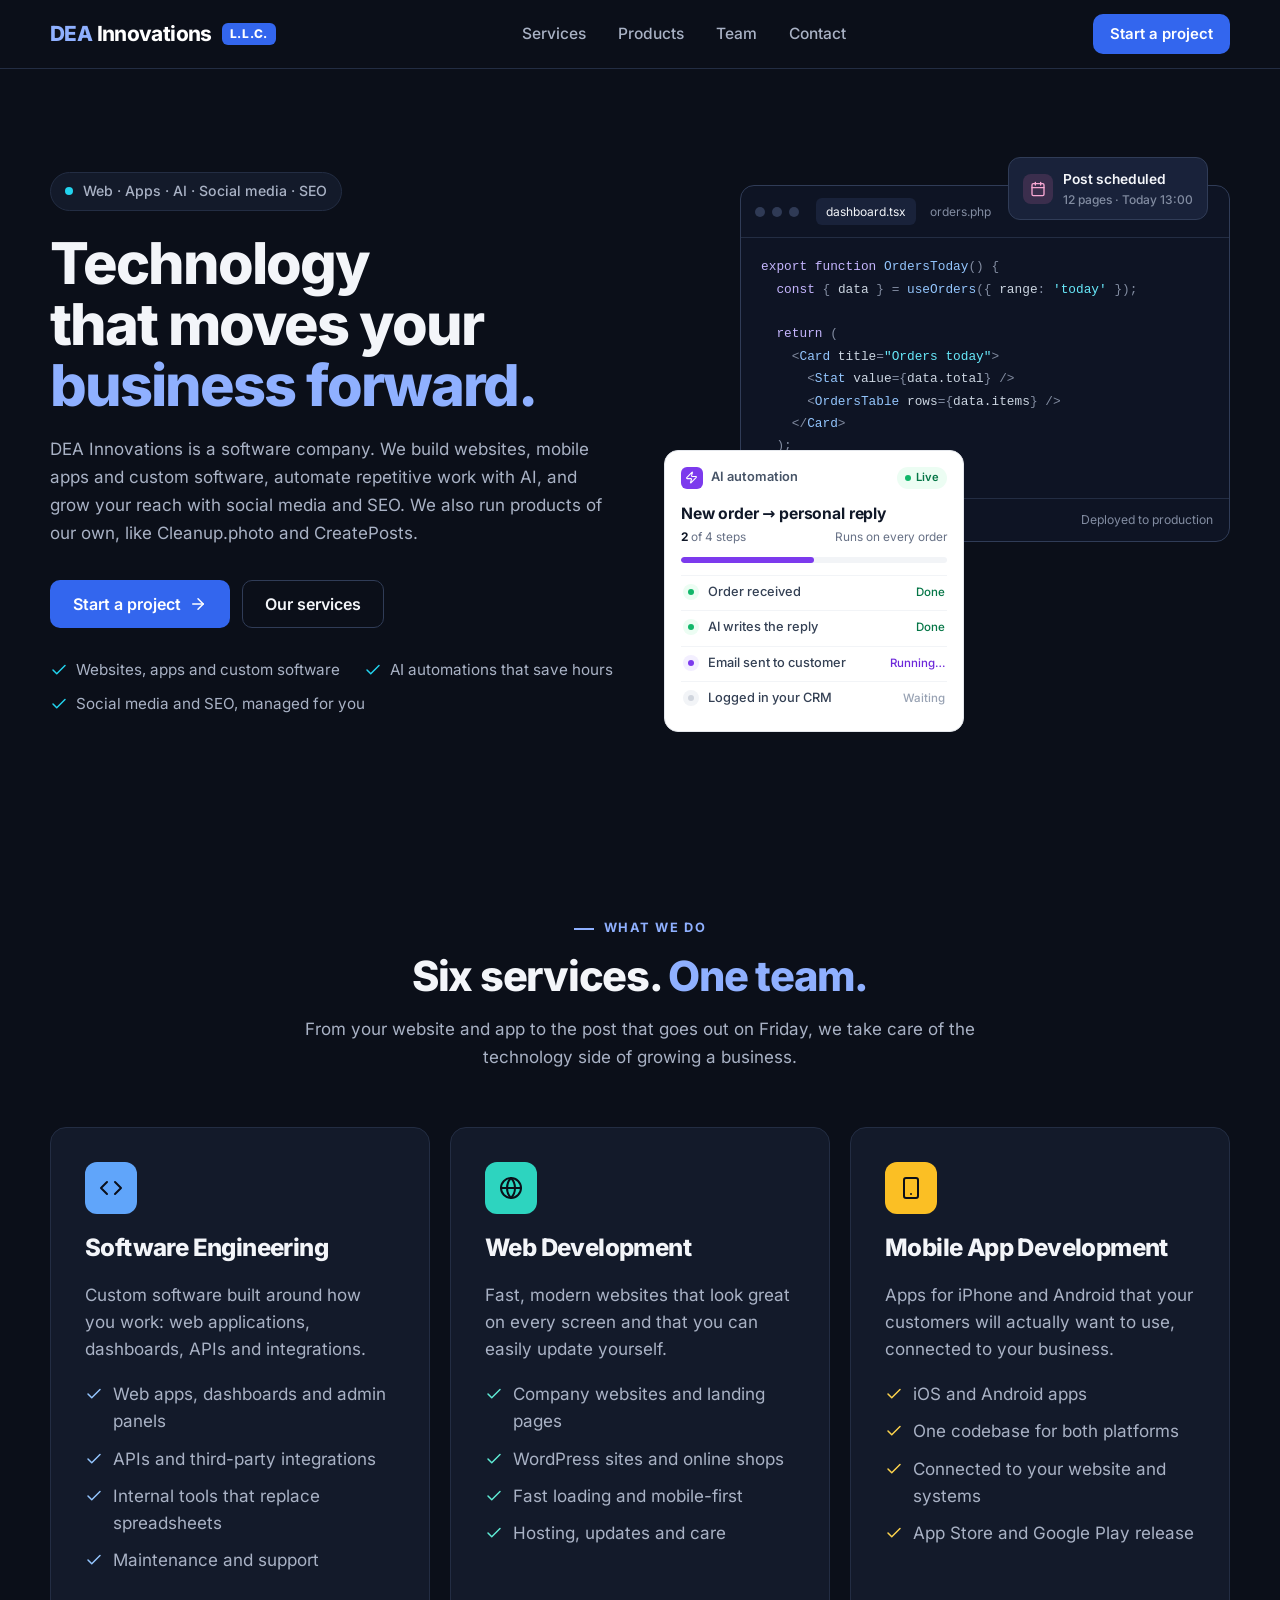
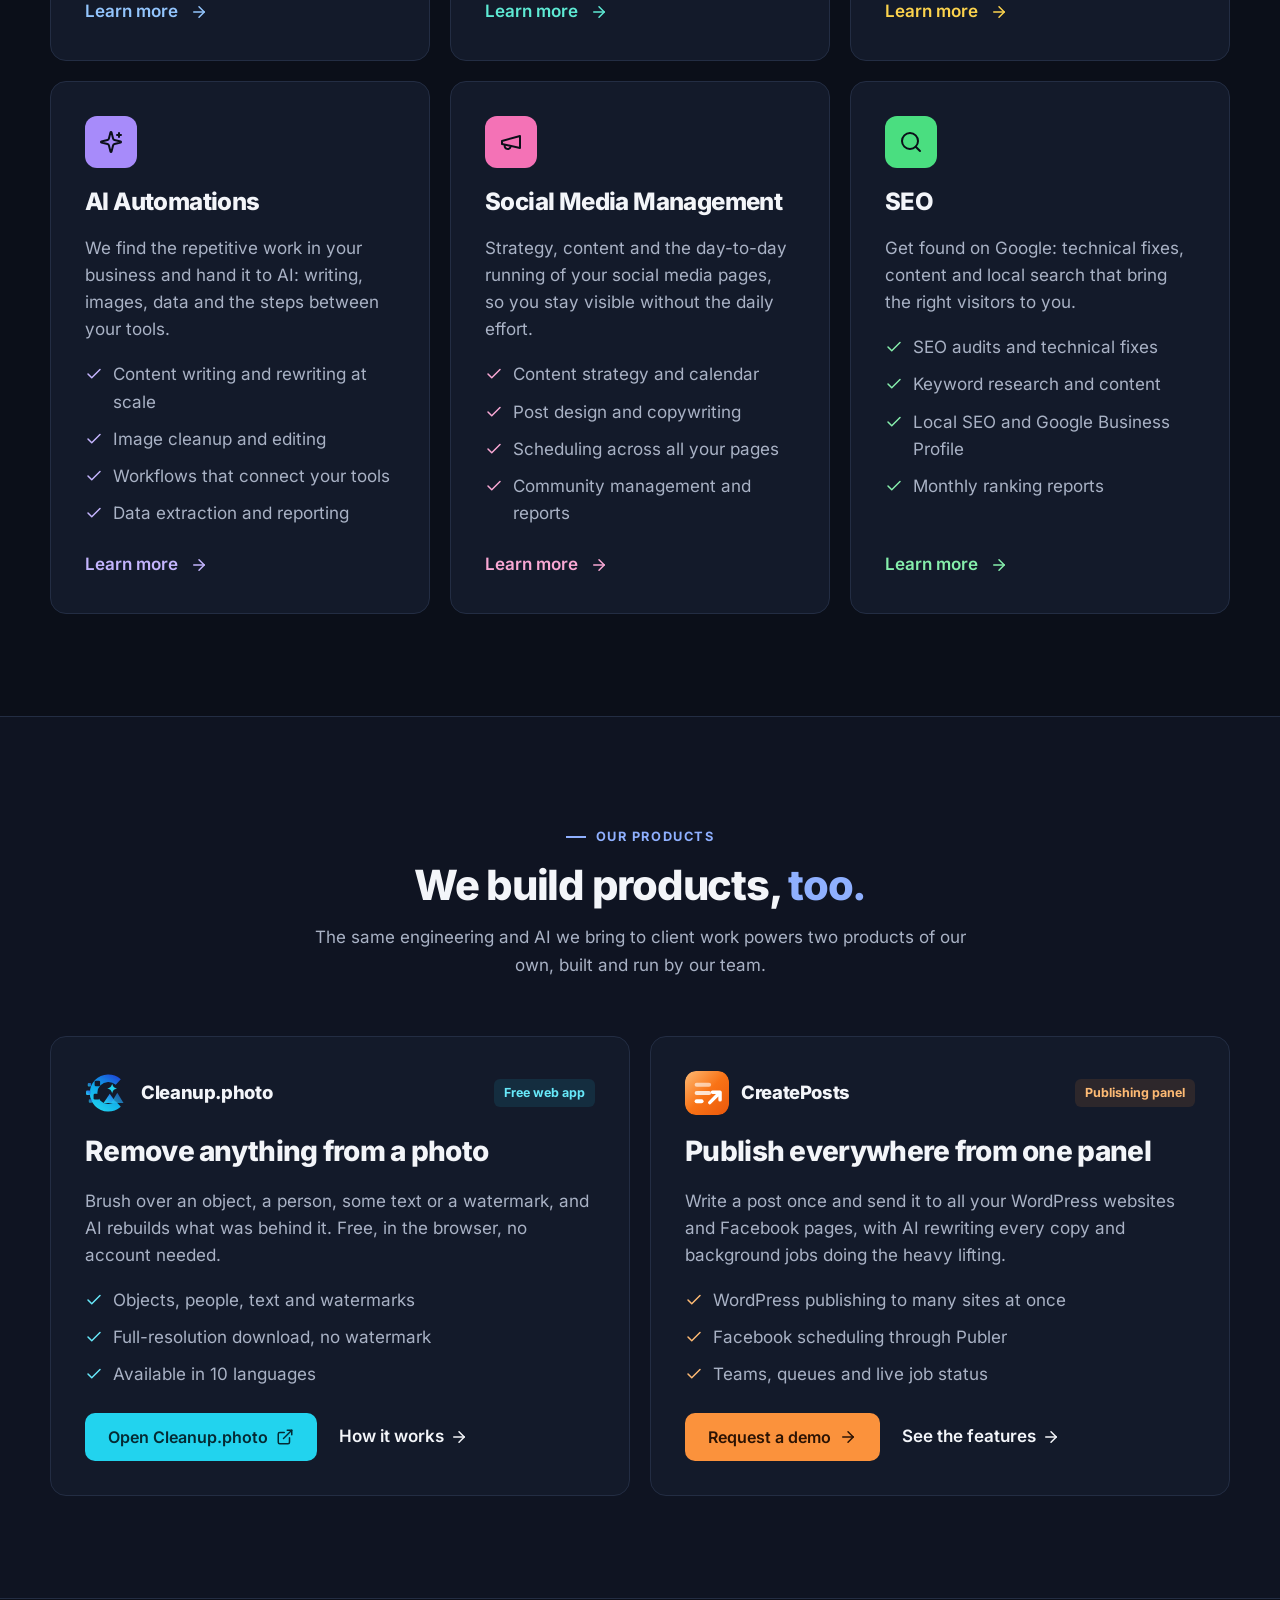
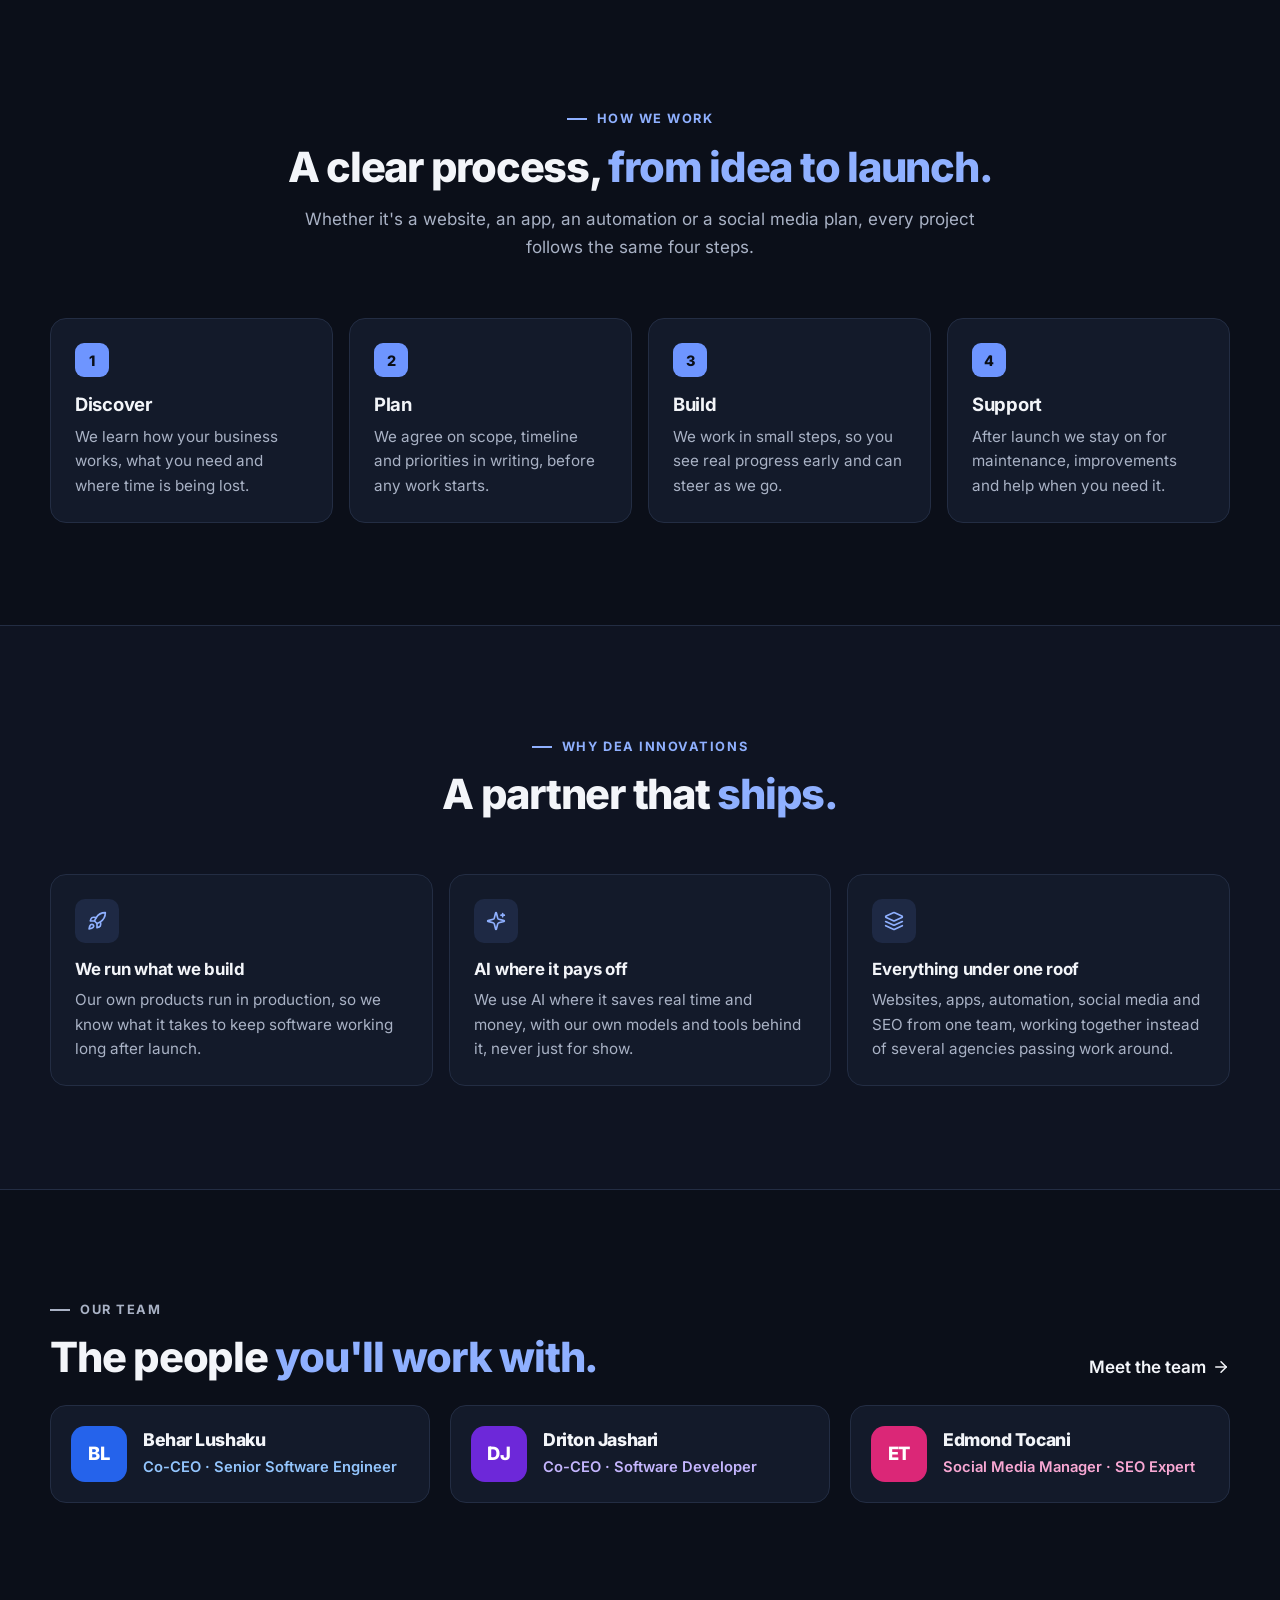
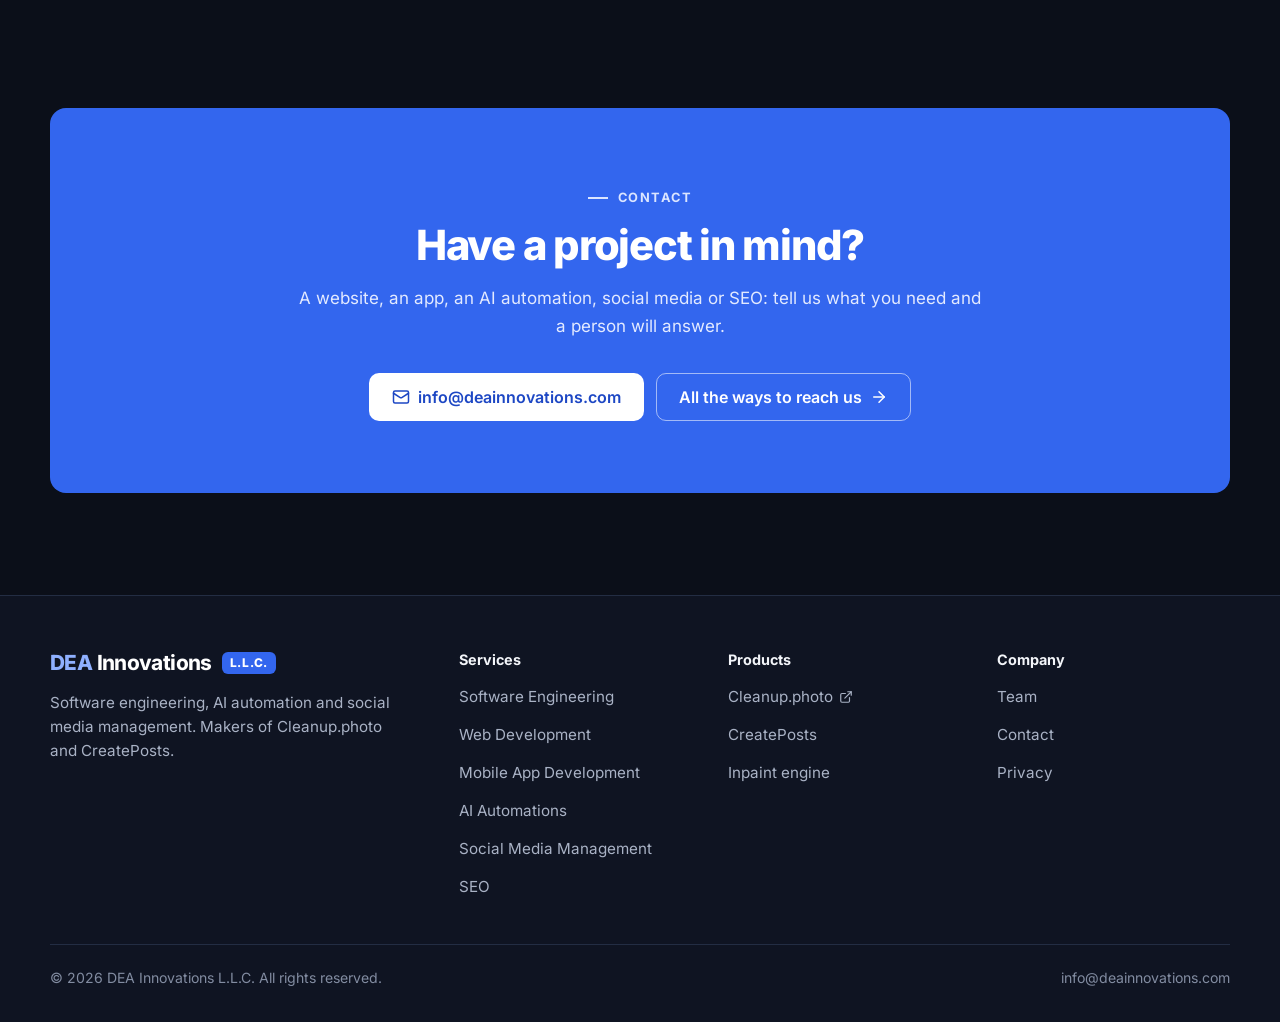
<file: index.html>
<!doctype html>
<html lang="en">
<head>
  <meta charset="utf-8">
  <meta name="viewport" content="width=device-width, initial-scale=1">

  <title>DEA Innovations — Software, web, mobile apps, AI, social media and SEO</title>
  <meta name="description" content="DEA Innovations is a software company. We build websites, mobile apps and custom software, automate work with AI, and grow your reach with social media and SEO. Makers of Cleanup.photo and CreatePosts.">
  <link rel="canonical" href="https://deainnovations.com/">
  <meta name="theme-color" content="#05070e">

  <link rel="icon" href="assets/img/favicon.svg" type="image/svg+xml">
  <link rel="apple-touch-icon" href="assets/img/apple-touch-icon.png">

  <meta property="og:type" content="website">
  <meta property="og:site_name" content="DEA Innovations">
  <meta property="og:url" content="https://deainnovations.com/">
  <meta property="og:title" content="DEA Innovations — Software, web, mobile apps, AI, social media and SEO">
  <meta property="og:description" content="DEA Innovations is a software company. We build websites, mobile apps and custom software, automate work with AI, and grow your reach with social media and SEO. Makers of Cleanup.photo and CreatePosts.">
  <meta property="og:image" content="https://deainnovations.com/assets/img/og.png">
  <meta property="og:image:width" content="1200">
  <meta property="og:image:height" content="630">
  <meta name="twitter:card" content="summary_large_image">

  <link rel="preload" href="assets/fonts/inter-latin.woff2" as="font" type="font/woff2" crossorigin>
  <link rel="stylesheet" href="assets/css/styles.css?v=7">
  <script defer src="assets/js/main.js?v=7"></script>
  <script type="application/ld+json">
  {
    "@context": "https://schema.org",
    "@graph": [
      {
        "@type": "Organization",
        "@id": "https://deainnovations.com/#organization",
        "name": "DEA Innovations",
        "legalName": "DEA Innovations L.L.C.",
        "url": "https://deainnovations.com/",
        "logo": "https://deainnovations.com/assets/img/dea-mark.svg",
        "email": "info@deainnovations.com",
        "description": "Software company offering software engineering, web development, mobile app development, AI automations, social media management and SEO. Makers of Cleanup.photo and CreatePosts.",
        "hasOfferCatalog": {
          "@type": "OfferCatalog",
          "name": "Services",
          "itemListElement": [
            {
              "@type": "Offer",
              "itemOffered": {
                "@type": "Service",
                "name": "Software Engineering",
                "description": "Custom web applications, dashboards, APIs, integrations and internal tools, built and maintained.",
                "provider": {
                  "@id": "https://deainnovations.com/#organization"
                },
                "serviceType": "Software Engineering"
              }
            },
            {
              "@type": "Offer",
              "itemOffered": {
                "@type": "Service",
                "name": "Web Development",
                "description": "Company websites, landing pages, WordPress sites and online shops: fast, mobile-first and easy to update.",
                "provider": {
                  "@id": "https://deainnovations.com/#organization"
                },
                "serviceType": "Web Development"
              }
            },
            {
              "@type": "Offer",
              "itemOffered": {
                "@type": "Service",
                "name": "Mobile App Development",
                "description": "iOS and Android apps from one codebase, with backend, admin panel and store release.",
                "provider": {
                  "@id": "https://deainnovations.com/#organization"
                },
                "serviceType": "Mobile App Development"
              }
            },
            {
              "@type": "Offer",
              "itemOffered": {
                "@type": "Service",
                "name": "AI Automations",
                "description": "Automating repetitive work with AI: content, images, data and workflows between business tools.",
                "provider": {
                  "@id": "https://deainnovations.com/#organization"
                },
                "serviceType": "AI Automations"
              }
            },
            {
              "@type": "Offer",
              "itemOffered": {
                "@type": "Service",
                "name": "Social Media Management",
                "description": "Strategy, content creation, scheduling, community management and reporting for social media pages.",
                "provider": {
                  "@id": "https://deainnovations.com/#organization"
                },
                "serviceType": "Social Media Management"
              }
            },
            {
              "@type": "Offer",
              "itemOffered": {
                "@type": "Service",
                "name": "SEO",
                "description": "Search engine optimisation: audits, technical fixes, keyword research, content, local SEO and monthly reports.",
                "provider": {
                  "@id": "https://deainnovations.com/#organization"
                },
                "serviceType": "SEO"
              }
            }
          ]
        }
      },
      {
        "@type": "WebSite",
        "@id": "https://deainnovations.com/#website",
        "url": "https://deainnovations.com/",
        "name": "DEA Innovations",
        "publisher": {
          "@id": "https://deainnovations.com/#organization"
        }
      }
    ]
  }
  </script>
</head>
<body>
  <a class="skip-link" href="#main">Skip to content</a>

  <svg width="0" height="0" style="position:absolute" aria-hidden="true" focusable="false">
    <symbol id="i-menu" viewBox="0 0 24 24"><path d="M4 7h16M4 12h16M4 17h16"/></symbol>
    <symbol id="i-x" viewBox="0 0 24 24"><path d="M18 6 6 18M6 6l12 12"/></symbol>
    <symbol id="i-arrow" viewBox="0 0 24 24"><path d="M5 12h14"/><path d="m12 5 7 7-7 7"/></symbol>
    <symbol id="i-check" viewBox="0 0 24 24"><path d="M20 6 9 17l-5-5"/></symbol>
    <symbol id="i-zap" viewBox="0 0 24 24"><path d="M4 14a1 1 0 0 1-.78-1.63l9.9-10.2a.5.5 0 0 1 .86.46l-1.92 6.02A1 1 0 0 0 13 10h7a1 1 0 0 1 .78 1.63l-9.9 10.2a.5.5 0 0 1-.86-.46l1.92-6.02A1 1 0 0 0 11 14z"/></symbol>
    <symbol id="i-calendar" viewBox="0 0 24 24"><rect x="3" y="4" width="18" height="18" rx="2"/><path d="M16 2v4M8 2v4M3 10h18"/></symbol>
    <symbol id="i-code" viewBox="0 0 24 24"><path d="m16 18 6-6-6-6"/><path d="m8 6-6 6 6 6"/></symbol>
    <symbol id="i-globe" viewBox="0 0 24 24"><circle cx="12" cy="12" r="10"/><path d="M12 2a14.5 14.5 0 0 0 0 20 14.5 14.5 0 0 0 0-20"/><path d="M2 12h20"/></symbol>
    <symbol id="i-phone" viewBox="0 0 24 24"><rect x="5" y="2" width="14" height="20" rx="2"/><path d="M12 18h.01"/></symbol>
    <symbol id="i-sparkles" viewBox="0 0 24 24"><path d="M9.94 15.5A2 2 0 0 0 8.5 14.06l-6.14-1.58a.5.5 0 0 1 0-.96L8.5 9.94A2 2 0 0 0 9.94 8.5l1.58-6.14a.5.5 0 0 1 .96 0l1.58 6.14a2 2 0 0 0 1.44 1.44l6.14 1.58a.5.5 0 0 1 0 .96l-6.14 1.58a2 2 0 0 0-1.44 1.44l-1.58 6.14a.5.5 0 0 1-.96 0z"/><path d="M20 3v4M22 5h-4"/></symbol>
    <symbol id="i-megaphone" viewBox="0 0 24 24"><path d="m3 11 18-5v12L3 14v-3z"/><path d="M11.6 16.8a3 3 0 1 1-5.8-1.6"/></symbol>
    <symbol id="i-search" viewBox="0 0 24 24"><circle cx="11" cy="11" r="8"/><path d="m21 21-4.3-4.3"/></symbol>
    <symbol id="i-external" viewBox="0 0 24 24"><path d="M15 3h6v6"/><path d="M10 14 21 3"/><path d="M18 13v6a2 2 0 0 1-2 2H5a2 2 0 0 1-2-2V8a2 2 0 0 1 2-2h6"/></symbol>
    <symbol id="i-rocket" viewBox="0 0 24 24"><path d="M4.5 16.5c-1.5 1.26-2 5-2 5s3.74-.5 5-2c.71-.84.7-2.13-.09-2.91a2.18 2.18 0 0 0-2.91-.09z"/><path d="m12 15-3-3a22 22 0 0 1 2-3.95A12.88 12.88 0 0 1 22 2c0 2.72-.78 7.5-6 11a22.35 22.35 0 0 1-4 2z"/><path d="M9 12H4s.55-3.03 2-4c1.62-1.08 5 0 5 0"/><path d="M12 15v5s3.03-.55 4-2c1.08-1.62 0-5 0-5"/></symbol>
    <symbol id="i-layers" viewBox="0 0 24 24"><path d="M12.83 2.18a2 2 0 0 0-1.66 0L2.6 6.08a1 1 0 0 0 0 1.83l8.58 3.91a2 2 0 0 0 1.66 0l8.58-3.9a1 1 0 0 0 0-1.83Z"/><path d="m22 17.65-9.17 4.16a2 2 0 0 1-1.66 0L2 17.65"/><path d="m22 12.65-9.17 4.16a2 2 0 0 1-1.66 0L2 12.65"/></symbol>
    <symbol id="i-mail" viewBox="0 0 24 24"><rect x="2" y="4" width="20" height="16" rx="2"/><path d="m22 7-8.97 5.7a1.94 1.94 0 0 1-2.06 0L2 7"/></symbol>
  </svg>

  <header class="site-header">
    <div class="container header-inner">
      <a class="brand" href="index.html" aria-label="DEA Innovations L.L.C., home">
        <span class="brand-name"><b>DEA</b> Innovations</span>
        <span class="brand-llc">L.L.C.</span>
      </a>

      <nav id="site-nav" class="site-nav" aria-label="Main">
        <ul>
          <li><a href="services.html">Services</a></li>
          <li><a href="products.html">Products</a></li>
          <li><a href="team.html">Team</a></li>
          <li><a href="contact.html">Contact</a></li>
        </ul>
      </nav>

      <div class="header-actions">
        <a class="btn btn-primary btn-small header-cta" href="contact.html">Start a project</a>
        <button class="nav-toggle" type="button" aria-controls="site-nav" aria-expanded="false" aria-label="Open menu">
          <svg class="icon icon-open" aria-hidden="true"><use href="#i-menu"/></svg>
          <svg class="icon icon-close" aria-hidden="true"><use href="#i-x"/></svg>
        </button>
      </div>
    </div>
  </header>

  <main id="main">
<!-- ================================================================ Hero -->
    <section class="hero" aria-labelledby="hero-title">

      <div class="container hero-grid">
        <div class="hero-copy">
          <p class="eyebrow"><span class="pulse" aria-hidden="true"></span>Web · Apps · AI · Social media · SEO</p>
          <h1 id="hero-title">Technology that moves your <span class="hl">business forward.</span></h1>
          <p class="lead">DEA Innovations is a software company. We build websites, mobile apps and custom software, automate repetitive work with AI, and grow your reach with social media and SEO. We also run products of our own, like Cleanup.photo and CreatePosts.</p>
          <div class="hero-ctas">
            <a class="btn btn-primary" href="contact.html">Start a project <svg class="icon" aria-hidden="true"><use href="#i-arrow"/></svg></a>
            <a class="btn btn-ghost" href="services.html">Our services</a>
          </div>
          <ul class="hero-points">
            <li><svg class="icon" aria-hidden="true"><use href="#i-check"/></svg>Websites, apps and custom software</li>
            <li><svg class="icon" aria-hidden="true"><use href="#i-check"/></svg>AI automations that save hours</li>
            <li><svg class="icon" aria-hidden="true"><use href="#i-check"/></svg>Social media and SEO, managed for you</li>
          </ul>
        </div>

        <div class="hero-visual is-code" aria-hidden="true">
          <div class="window code-window is-hero">
            <div class="window-bar">
              <span class="dot"></span><span class="dot"></span><span class="dot"></span>
              <span class="code-tabs"><span class="code-tab is-active">dashboard.tsx</span><span class="code-tab">orders.php</span></span>
            </div>
<pre class="is-compact"><code><span class="tok-k">export function</span> <span class="tok-f">OrdersToday</span><span class="tok-p">() {</span>
  <span class="tok-k">const</span> <span class="tok-p">{</span> data <span class="tok-p">} =</span> <span class="tok-f">useOrders</span><span class="tok-p">({</span> range<span class="tok-p">:</span> <span class="tok-s">'today'</span> <span class="tok-p">});</span>

  <span class="tok-k">return</span> <span class="tok-p">(</span>
    <span class="tok-p">&lt;</span><span class="tok-f">Card</span> title<span class="tok-p">=</span><span class="tok-s">"Orders today"</span><span class="tok-p">&gt;</span>
      <span class="tok-p">&lt;</span><span class="tok-f">Stat</span> value<span class="tok-p">={</span>data.total<span class="tok-p">} /&gt;</span>
      <span class="tok-p">&lt;</span><span class="tok-f">OrdersTable</span> rows<span class="tok-p">={</span>data.items<span class="tok-p">} /&gt;</span>
    <span class="tok-p">&lt;/</span><span class="tok-f">Card</span><span class="tok-p">&gt;</span>
  <span class="tok-p">);</span>
<span class="tok-p">}</span></code></pre>
            <div class="code-status">
              <span class="ok"><svg class="icon"><use href="#i-check"/></svg>All checks passed</span>
              <span>Deployed to production</span>
            </div>
          </div>

          <div class="job-card flow-card">
            <div class="job-head">
              <span class="flow-icon"><svg class="icon"><use href="#i-zap"/></svg></span>
              <span>AI automation</span>
              <span class="live-pill">Live</span>
            </div>
            <p class="job-title">New order → personal reply</p>
            <div class="job-meta"><span><b>2</b> of 4 steps</span><span>Runs on every order</span></div>
            <div class="progress"><i style="width: 50%"></i></div>
            <ul class="job-rows">
              <li class="is-done"><span class="job-dot"></span>Order received<em>Done</em></li>
              <li class="is-done"><span class="job-dot"></span>AI writes the reply<em>Done</em></li>
              <li class="is-active"><span class="job-dot"></span>Email sent to customer<em>Running…</em></li>
              <li><span class="job-dot"></span>Logged in your CRM<em>Waiting</em></li>
            </ul>
          </div>

          <div class="float-chip is-social">
            <span class="chip-icon"><svg class="icon"><use href="#i-calendar"/></svg></span>
            <span>Post scheduled<small>12 pages · Today 13:00</small></span>
          </div>
        </div>
      </div>
    </section>

    <!-- ============================================================ Services -->
    <section id="services" class="section" aria-labelledby="services-title">
      <div class="container">
        <header class="section-head">
          <p class="kicker kicker-line">What we do</p>
          <h2 id="services-title">Six services. <span class="hl">One team.</span></h2>
          <p class="lead">From your website and app to the post that goes out on Friday, we take care of the technology side of growing a business.</p>
        </header>

        <div class="service-cards">
          <article class="product-card service-card theme-software">
            <span class="icon-tile"><svg class="icon" aria-hidden="true"><use href="#i-code"/></svg></span>
            <h3>Software Engineering</h3>
            <p>Custom software built around how you work: web applications, dashboards, APIs and integrations.</p>
            <ul class="check-list">
              <li><svg class="icon" aria-hidden="true"><use href="#i-check"/></svg>Web apps, dashboards and admin panels</li>
              <li><svg class="icon" aria-hidden="true"><use href="#i-check"/></svg>APIs and third-party integrations</li>
              <li><svg class="icon" aria-hidden="true"><use href="#i-check"/></svg>Internal tools that replace spreadsheets</li>
              <li><svg class="icon" aria-hidden="true"><use href="#i-check"/></svg>Maintenance and support</li>
            </ul>
            <div class="pc-actions"><a class="text-link" href="services.html#software">Learn more<span class="visually-hidden"> about Software Engineering</span> <svg class="icon" aria-hidden="true"><use href="#i-arrow"/></svg></a></div>
          </article>

          <article class="product-card service-card theme-web">
            <span class="icon-tile"><svg class="icon" aria-hidden="true"><use href="#i-globe"/></svg></span>
            <h3>Web Development</h3>
            <p>Fast, modern websites that look great on every screen and that you can easily update yourself.</p>
            <ul class="check-list">
              <li><svg class="icon" aria-hidden="true"><use href="#i-check"/></svg>Company websites and landing pages</li>
              <li><svg class="icon" aria-hidden="true"><use href="#i-check"/></svg>WordPress sites and online shops</li>
              <li><svg class="icon" aria-hidden="true"><use href="#i-check"/></svg>Fast loading and mobile-first</li>
              <li><svg class="icon" aria-hidden="true"><use href="#i-check"/></svg>Hosting, updates and care</li>
            </ul>
            <div class="pc-actions"><a class="text-link" href="services.html#web">Learn more<span class="visually-hidden"> about Web Development</span> <svg class="icon" aria-hidden="true"><use href="#i-arrow"/></svg></a></div>
          </article>

          <article class="product-card service-card theme-mobile">
            <span class="icon-tile"><svg class="icon" aria-hidden="true"><use href="#i-phone"/></svg></span>
            <h3>Mobile App Development</h3>
            <p>Apps for iPhone and Android that your customers will actually want to use, connected to your business.</p>
            <ul class="check-list">
              <li><svg class="icon" aria-hidden="true"><use href="#i-check"/></svg>iOS and Android apps</li>
              <li><svg class="icon" aria-hidden="true"><use href="#i-check"/></svg>One codebase for both platforms</li>
              <li><svg class="icon" aria-hidden="true"><use href="#i-check"/></svg>Connected to your website and systems</li>
              <li><svg class="icon" aria-hidden="true"><use href="#i-check"/></svg>App Store and Google Play release</li>
            </ul>
            <div class="pc-actions"><a class="text-link" href="services.html#mobile">Learn more<span class="visually-hidden"> about Mobile App Development</span> <svg class="icon" aria-hidden="true"><use href="#i-arrow"/></svg></a></div>
          </article>

          <article class="product-card service-card theme-ai">
            <span class="icon-tile"><svg class="icon" aria-hidden="true"><use href="#i-sparkles"/></svg></span>
            <h3>AI Automations</h3>
            <p>We find the repetitive work in your business and hand it to AI: writing, images, data and the steps between your tools.</p>
            <ul class="check-list">
              <li><svg class="icon" aria-hidden="true"><use href="#i-check"/></svg>Content writing and rewriting at scale</li>
              <li><svg class="icon" aria-hidden="true"><use href="#i-check"/></svg>Image cleanup and editing</li>
              <li><svg class="icon" aria-hidden="true"><use href="#i-check"/></svg>Workflows that connect your tools</li>
              <li><svg class="icon" aria-hidden="true"><use href="#i-check"/></svg>Data extraction and reporting</li>
            </ul>
            <div class="pc-actions"><a class="text-link" href="services.html#ai">Learn more<span class="visually-hidden"> about AI Automations</span> <svg class="icon" aria-hidden="true"><use href="#i-arrow"/></svg></a></div>
          </article>

          <article class="product-card service-card theme-social">
            <span class="icon-tile"><svg class="icon" aria-hidden="true"><use href="#i-megaphone"/></svg></span>
            <h3>Social Media Management</h3>
            <p>Strategy, content and the day-to-day running of your social media pages, so you stay visible without the daily effort.</p>
            <ul class="check-list">
              <li><svg class="icon" aria-hidden="true"><use href="#i-check"/></svg>Content strategy and calendar</li>
              <li><svg class="icon" aria-hidden="true"><use href="#i-check"/></svg>Post design and copywriting</li>
              <li><svg class="icon" aria-hidden="true"><use href="#i-check"/></svg>Scheduling across all your pages</li>
              <li><svg class="icon" aria-hidden="true"><use href="#i-check"/></svg>Community management and reports</li>
            </ul>
            <div class="pc-actions"><a class="text-link" href="services.html#social">Learn more<span class="visually-hidden"> about Social Media Management</span> <svg class="icon" aria-hidden="true"><use href="#i-arrow"/></svg></a></div>
          </article>

          <article class="product-card service-card theme-seo">
            <span class="icon-tile"><svg class="icon" aria-hidden="true"><use href="#i-search"/></svg></span>
            <h3>SEO</h3>
            <p>Get found on Google: technical fixes, content and local search that bring the right visitors to you.</p>
            <ul class="check-list">
              <li><svg class="icon" aria-hidden="true"><use href="#i-check"/></svg>SEO audits and technical fixes</li>
              <li><svg class="icon" aria-hidden="true"><use href="#i-check"/></svg>Keyword research and content</li>
              <li><svg class="icon" aria-hidden="true"><use href="#i-check"/></svg>Local SEO and Google Business Profile</li>
              <li><svg class="icon" aria-hidden="true"><use href="#i-check"/></svg>Monthly ranking reports</li>
            </ul>
            <div class="pc-actions"><a class="text-link" href="services.html#seo">Learn more<span class="visually-hidden"> about SEO</span> <svg class="icon" aria-hidden="true"><use href="#i-arrow"/></svg></a></div>
          </article>
        </div>
      </div>
    </section>

    <!-- ============================================================ Products -->
    <section id="products" class="section section-alt" aria-labelledby="products-title">
      <div class="container">
        <header class="section-head">
          <p class="kicker kicker-line">Our products</p>
          <h2 id="products-title">We build products, <span class="hl">too.</span></h2>
          <p class="lead">The same engineering and AI we bring to client work powers two products of our own, built and run by our team.</p>
        </header>

        <div class="product-cards">
          <article class="product-card theme-cleanup">
            <div class="pc-top">
              <img src="assets/img/cleanup-photo.svg" alt="" width="46" height="46">
              <span class="pc-name">Cleanup.photo</span>
              <span class="pill">Free web app</span>
            </div>
            <h3>Remove anything from a photo</h3>
            <p>Brush over an object, a person, some text or a watermark, and AI rebuilds what was behind it. Free, in the browser, no account needed.</p>
            <ul class="check-list">
              <li><svg class="icon" aria-hidden="true"><use href="#i-check"/></svg>Objects, people, text and watermarks</li>
              <li><svg class="icon" aria-hidden="true"><use href="#i-check"/></svg>Full-resolution download, no watermark</li>
              <li><svg class="icon" aria-hidden="true"><use href="#i-check"/></svg>Available in 10 languages</li>
            </ul>
            <div class="pc-actions">
              <a class="btn btn-cleanup" href="https://cleanup.photo/" target="_blank" rel="noopener">Open Cleanup.photo <svg class="icon" aria-hidden="true"><use href="#i-external"/></svg></a>
              <a class="text-link" href="products.html#cleanup">How it works <svg class="icon" aria-hidden="true"><use href="#i-arrow"/></svg></a>
            </div>
          </article>

          <article class="product-card theme-posts">
            <div class="pc-top">
              <img src="assets/img/createposts.svg" alt="" width="46" height="46">
              <span class="pc-name">CreatePosts</span>
              <span class="pill">Publishing panel</span>
            </div>
            <h3>Publish everywhere from one panel</h3>
            <p>Write a post once and send it to all your WordPress websites and Facebook pages, with AI rewriting every copy and background jobs doing the heavy lifting.</p>
            <ul class="check-list">
              <li><svg class="icon" aria-hidden="true"><use href="#i-check"/></svg>WordPress publishing to many sites at once</li>
              <li><svg class="icon" aria-hidden="true"><use href="#i-check"/></svg>Facebook scheduling through Publer</li>
              <li><svg class="icon" aria-hidden="true"><use href="#i-check"/></svg>Teams, queues and live job status</li>
            </ul>
            <div class="pc-actions">
              <a class="btn btn-posts" href="mailto:info@deainnovations.com?subject=CreatePosts%20demo">Request a demo <svg class="icon" aria-hidden="true"><use href="#i-arrow"/></svg></a>
              <a class="text-link" href="products.html#createposts">See the features <svg class="icon" aria-hidden="true"><use href="#i-arrow"/></svg></a>
            </div>
          </article>
        </div>
      </div>
    </section>

    <!-- ========================================================= How we work -->
    <section id="process" class="section" aria-labelledby="process-title">
      <div class="container">
        <header class="section-head">
          <p class="kicker kicker-line">How we work</p>
          <h2 id="process-title">A clear process, <span class="hl">from idea to launch.</span></h2>
          <p class="lead">Whether it's a website, an app, an automation or a social media plan, every project follows the same four steps.</p>
        </header>

        <ol class="steps">
          <li class="step">
            <span class="step-num">1</span>
            <h3>Discover</h3>
            <p>We learn how your business works, what you need and where time is being lost.</p>
          </li>
          <li class="step">
            <span class="step-num">2</span>
            <h3>Plan</h3>
            <p>We agree on scope, timeline and priorities in writing, before any work starts.</p>
          </li>
          <li class="step">
            <span class="step-num">3</span>
            <h3>Build</h3>
            <p>We work in small steps, so you see real progress early and can steer as we go.</p>
          </li>
          <li class="step">
            <span class="step-num">4</span>
            <h3>Support</h3>
            <p>After launch we stay on for maintenance, improvements and help when you need it.</p>
          </li>
        </ol>
      </div>
    </section>

    <!-- ============================================================== Why us -->
    <section id="why" class="section section-alt" aria-labelledby="why-title">
      <div class="container">
        <header class="section-head">
          <p class="kicker kicker-line">Why DEA Innovations</p>
          <h2 id="why-title">A partner that <span class="hl">ships.</span></h2>
        </header>

        <div class="feature-grid">
          <article class="feature">
            <span class="icon-tile"><svg class="icon" aria-hidden="true"><use href="#i-rocket"/></svg></span>
            <h3>We run what we build</h3>
            <p>Our own products run in production, so we know what it takes to keep software working long after launch.</p>
          </article>
          <article class="feature">
            <span class="icon-tile"><svg class="icon" aria-hidden="true"><use href="#i-sparkles"/></svg></span>
            <h3>AI where it pays off</h3>
            <p>We use AI where it saves real time and money, with our own models and tools behind it, never just for show.</p>
          </article>
          <article class="feature">
            <span class="icon-tile"><svg class="icon" aria-hidden="true"><use href="#i-layers"/></svg></span>
            <h3>Everything under one roof</h3>
            <p>Websites, apps, automation, social media and SEO from one team, working together instead of several agencies passing work around.</p>
          </article>
        </div>
      </div>
    </section>

    <!-- ================================================================ Team -->
    <section id="team" class="section" aria-labelledby="team-title">
      <div class="container">
        <div class="subhead" style="margin-top: 0">
          <div>
            <p class="kicker kicker-line">Our team</p>
            <h2 id="team-title">The people <span class="hl">you'll work with.</span></h2>
          </div>
          <a class="text-link" href="team.html">Meet the team <svg class="icon" aria-hidden="true"><use href="#i-arrow"/></svg></a>
        </div>

        <ul class="team-grid is-compact">
          <li class="member theme-software" style="--avatar: #2563eb">
            <span class="avatar" aria-hidden="true">BL</span>
            <div>
              <h3>Behar Lushaku</h3>
              <p class="role">Co-CEO · Senior Software Engineer</p>
            </div>
          </li>
          <li class="member theme-ai" style="--avatar: #6d28d9">
            <span class="avatar" aria-hidden="true">DJ</span>
            <div>
              <h3>Driton Jashari</h3>
              <p class="role">Co-CEO · Software Developer</p>
            </div>
          </li>
          <li class="member theme-social" style="--avatar: #db2777">
            <span class="avatar" aria-hidden="true">ET</span>
            <div>
              <h3>Edmond Tocani</h3>
              <p class="role">Social Media Manager · SEO Expert</p>
            </div>
          </li>
        </ul>
      </div>
    </section>

    <!-- ============================================================= Contact -->
    <section class="section" aria-labelledby="cta-title">
      <div class="container">
        <div class="cta">
          <p class="kicker kicker-line">Contact</p>
          <h2 id="cta-title">Have a project in mind?</h2>
          <p class="lead">A website, an app, an AI automation, social media or SEO: tell us what you need and a person will answer.</p>
          <div class="hero-ctas">
            <a class="btn btn-primary" href="mailto:info@deainnovations.com"><svg class="icon" aria-hidden="true"><use href="#i-mail"/></svg>info@deainnovations.com</a>
            <a class="btn btn-ghost" href="contact.html">All the ways to reach us <svg class="icon" aria-hidden="true"><use href="#i-arrow"/></svg></a>
          </div>
        </div>
      </div>
    </section>
  </main>

  <footer class="site-footer">
    <div class="container">
      <div class="footer-grid">
        <div class="footer-brand">
          <a class="brand" href="index.html" aria-label="DEA Innovations L.L.C., home">
        <span class="brand-name"><b>DEA</b> Innovations</span>
        <span class="brand-llc">L.L.C.</span>
      </a>
          <p>Software engineering, AI automation and social media management. Makers of Cleanup.photo and CreatePosts.</p>
        </div>
        <div class="footer-col">
          <h4>Services</h4>
          <ul>
            <li><a href="services.html#software">Software Engineering</a></li>
            <li><a href="services.html#web">Web Development</a></li>
            <li><a href="services.html#mobile">Mobile App Development</a></li>
            <li><a href="services.html#ai">AI Automations</a></li>
            <li><a href="services.html#social">Social Media Management</a></li>
            <li><a href="services.html#seo">SEO</a></li>
          </ul>
        </div>
        <div class="footer-col">
          <h4>Products</h4>
          <ul>
            <li><a href="https://cleanup.photo/" target="_blank" rel="noopener">Cleanup.photo <svg class="icon" aria-hidden="true"><use href="#i-external"/></svg></a></li>
            <li><a href="products.html#createposts">CreatePosts</a></li>
            <li><a href="products.html#engine">Inpaint engine</a></li>
          </ul>
        </div>
        <div class="footer-col">
          <h4>Company</h4>
          <ul>
            <li><a href="team.html">Team</a></li>
            <li><a href="contact.html">Contact</a></li>
            <li><a href="privacy.html">Privacy</a></li>
          </ul>
        </div>
      </div>
      <div class="footer-bottom">
        <span>© <span id="year">2026</span> DEA Innovations L.L.C. All rights reserved.</span>
        <a href="mailto:info@deainnovations.com">info@deainnovations.com</a>
      </div>
    </div>
  </footer>
</body>
</html>
</file>
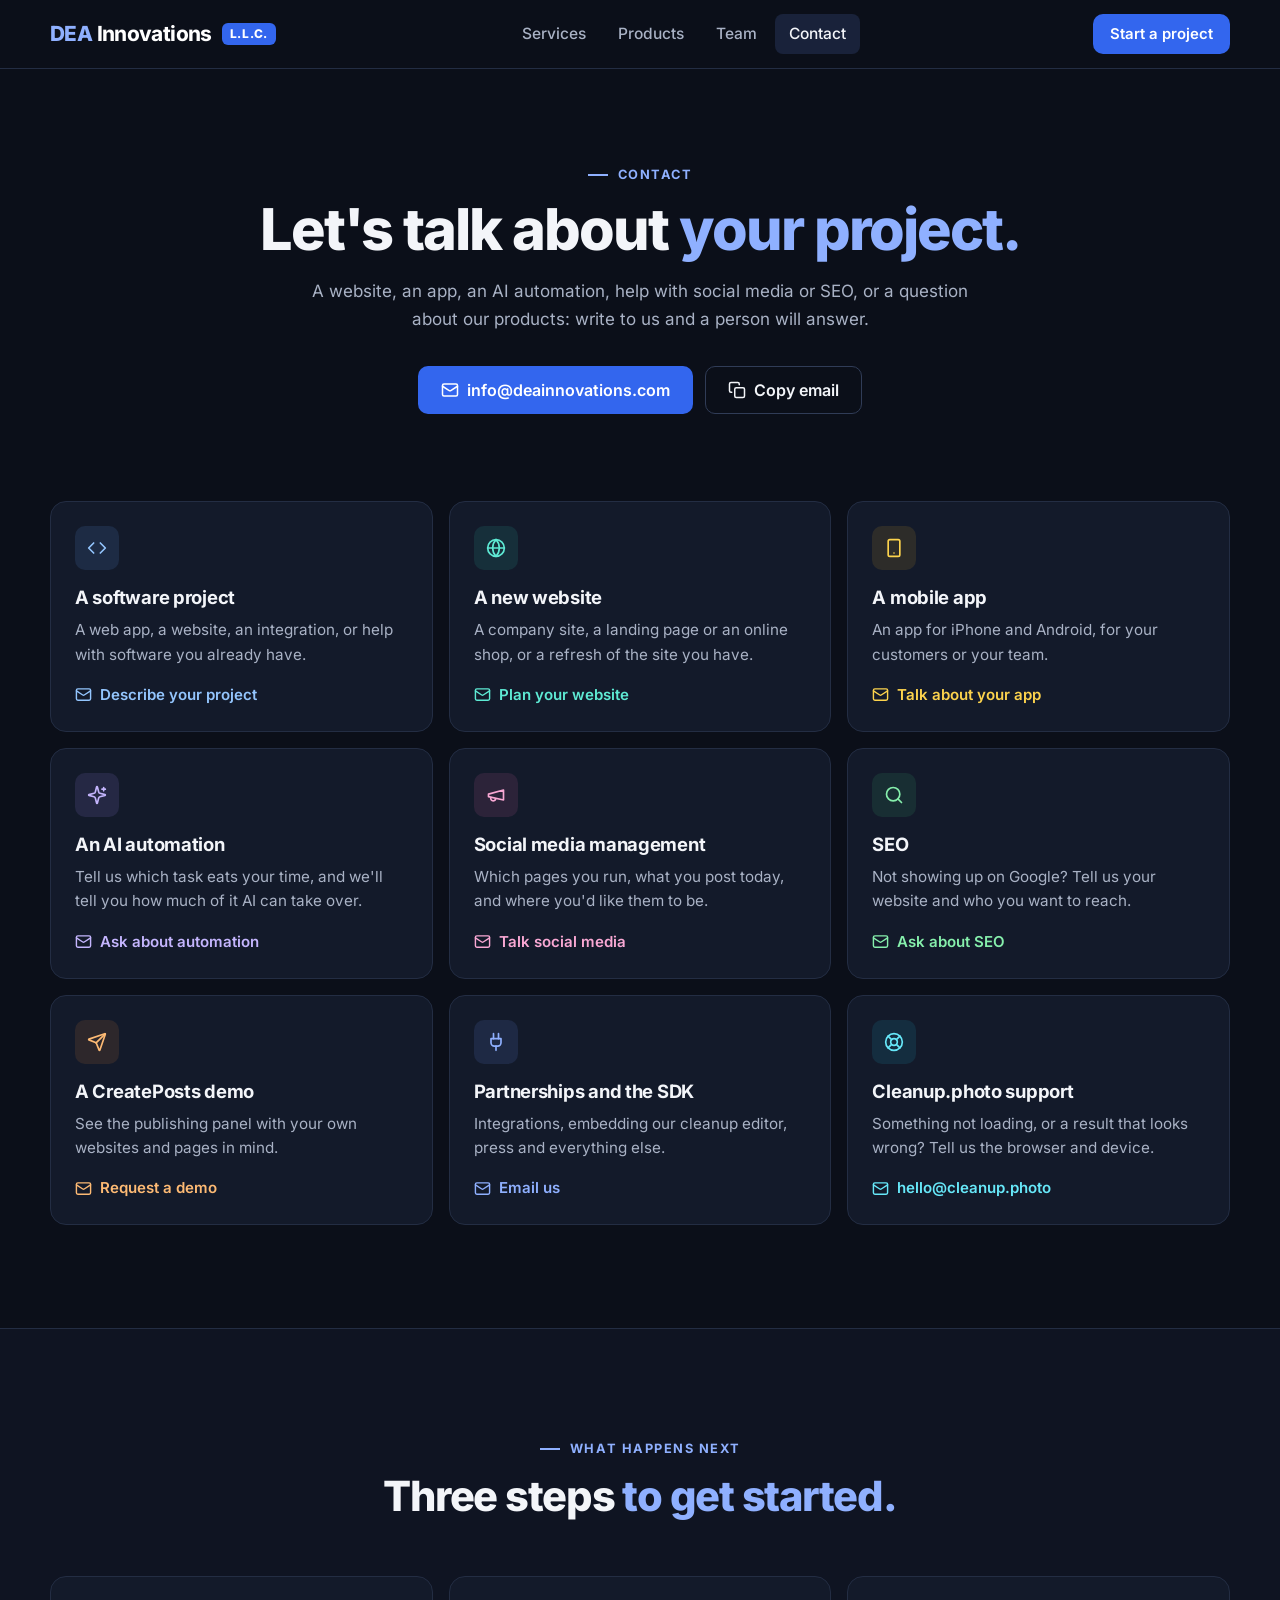
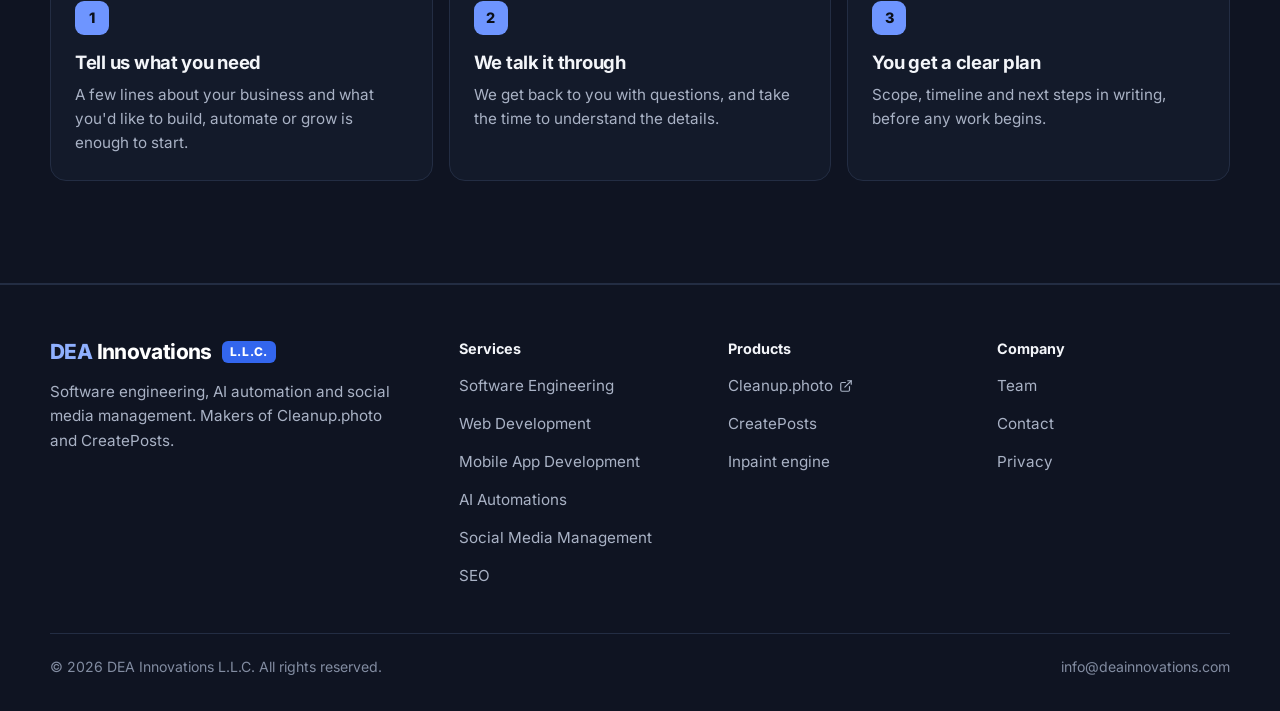
<file: contact.html>
<!doctype html>
<html lang="en">
<head>
  <meta charset="utf-8">
  <meta name="viewport" content="width=device-width, initial-scale=1">

  <title>Contact — DEA Innovations</title>
  <meta name="description" content="Contact DEA Innovations about software, web development, mobile apps, AI automations, social media, SEO, a CreatePosts demo or partnerships: info@deainnovations.com.">
  <link rel="canonical" href="https://deainnovations.com/contact.html">
  <meta name="theme-color" content="#05070e">

  <link rel="icon" href="assets/img/favicon.svg" type="image/svg+xml">
  <link rel="apple-touch-icon" href="assets/img/apple-touch-icon.png">

  <meta property="og:type" content="website">
  <meta property="og:site_name" content="DEA Innovations">
  <meta property="og:url" content="https://deainnovations.com/contact.html">
  <meta property="og:title" content="Contact — DEA Innovations">
  <meta property="og:description" content="Contact DEA Innovations about software, web development, mobile apps, AI automations, social media, SEO, a CreatePosts demo or partnerships: info@deainnovations.com.">
  <meta property="og:image" content="https://deainnovations.com/assets/img/og.png">
  <meta property="og:image:width" content="1200">
  <meta property="og:image:height" content="630">
  <meta name="twitter:card" content="summary_large_image">

  <link rel="preload" href="assets/fonts/inter-latin.woff2" as="font" type="font/woff2" crossorigin>
  <link rel="stylesheet" href="assets/css/styles.css?v=7">
  <script defer src="assets/js/main.js?v=7"></script>
</head>
<body>
  <a class="skip-link" href="#main">Skip to content</a>

  <svg width="0" height="0" style="position:absolute" aria-hidden="true" focusable="false">
    <symbol id="i-menu" viewBox="0 0 24 24"><path d="M4 7h16M4 12h16M4 17h16"/></symbol>
    <symbol id="i-x" viewBox="0 0 24 24"><path d="M18 6 6 18M6 6l12 12"/></symbol>
    <symbol id="i-mail" viewBox="0 0 24 24"><rect x="2" y="4" width="20" height="16" rx="2"/><path d="m22 7-8.97 5.7a1.94 1.94 0 0 1-2.06 0L2 7"/></symbol>
    <symbol id="i-copy" viewBox="0 0 24 24"><rect x="9" y="9" width="13" height="13" rx="2"/><path d="M5 15H4a2 2 0 0 1-2-2V4a2 2 0 0 1 2-2h9a2 2 0 0 1 2 2v1"/></symbol>
    <symbol id="i-code" viewBox="0 0 24 24"><path d="m16 18 6-6-6-6"/><path d="m8 6-6 6 6 6"/></symbol>
    <symbol id="i-globe" viewBox="0 0 24 24"><circle cx="12" cy="12" r="10"/><path d="M12 2a14.5 14.5 0 0 0 0 20 14.5 14.5 0 0 0 0-20"/><path d="M2 12h20"/></symbol>
    <symbol id="i-phone" viewBox="0 0 24 24"><rect x="5" y="2" width="14" height="20" rx="2"/><path d="M12 18h.01"/></symbol>
    <symbol id="i-sparkles" viewBox="0 0 24 24"><path d="M9.94 15.5A2 2 0 0 0 8.5 14.06l-6.14-1.58a.5.5 0 0 1 0-.96L8.5 9.94A2 2 0 0 0 9.94 8.5l1.58-6.14a.5.5 0 0 1 .96 0l1.58 6.14a2 2 0 0 0 1.44 1.44l6.14 1.58a.5.5 0 0 1 0 .96l-6.14 1.58a2 2 0 0 0-1.44 1.44l-1.58 6.14a.5.5 0 0 1-.96 0z"/><path d="M20 3v4M22 5h-4"/></symbol>
    <symbol id="i-megaphone" viewBox="0 0 24 24"><path d="m3 11 18-5v12L3 14v-3z"/><path d="M11.6 16.8a3 3 0 1 1-5.8-1.6"/></symbol>
    <symbol id="i-search" viewBox="0 0 24 24"><circle cx="11" cy="11" r="8"/><path d="m21 21-4.3-4.3"/></symbol>
    <symbol id="i-send" viewBox="0 0 24 24"><path d="M14.54 21.69a.5.5 0 0 0 .94-.02l6.5-19a.5.5 0 0 0-.64-.64l-19 6.5a.5.5 0 0 0-.02.94l7.93 3.18a2 2 0 0 1 1.11 1.11z"/><path d="m21.85 2.15-10.94 10.94"/></symbol>
    <symbol id="i-plug" viewBox="0 0 24 24"><path d="M12 22v-5"/><path d="M9 8V2"/><path d="M15 8V2"/><path d="M18 8v5a4 4 0 0 1-4 4h-4a4 4 0 0 1-4-4V8Z"/></symbol>
    <symbol id="i-life-buoy" viewBox="0 0 24 24"><circle cx="12" cy="12" r="10"/><path d="m4.93 4.93 4.24 4.24M14.83 9.17l4.24-4.24M14.83 14.83l4.24 4.24M9.17 14.83l-4.24 4.24"/><circle cx="12" cy="12" r="4"/></symbol>
    <symbol id="i-external" viewBox="0 0 24 24"><path d="M15 3h6v6"/><path d="M10 14 21 3"/><path d="M18 13v6a2 2 0 0 1-2 2H5a2 2 0 0 1-2-2V8a2 2 0 0 1 2-2h6"/></symbol>
  </svg>

  <header class="site-header">
    <div class="container header-inner">
      <a class="brand" href="index.html" aria-label="DEA Innovations L.L.C., home">
        <span class="brand-name"><b>DEA</b> Innovations</span>
        <span class="brand-llc">L.L.C.</span>
      </a>

      <nav id="site-nav" class="site-nav" aria-label="Main">
        <ul>
          <li><a href="services.html">Services</a></li>
          <li><a href="products.html">Products</a></li>
          <li><a href="team.html">Team</a></li>
          <li><a href="contact.html" aria-current="page">Contact</a></li>
        </ul>
      </nav>

      <div class="header-actions">
        <a class="btn btn-primary btn-small header-cta" href="contact.html">Start a project</a>
        <button class="nav-toggle" type="button" aria-controls="site-nav" aria-expanded="false" aria-label="Open menu">
          <svg class="icon icon-open" aria-hidden="true"><use href="#i-menu"/></svg>
          <svg class="icon icon-close" aria-hidden="true"><use href="#i-x"/></svg>
        </button>
      </div>
    </div>
  </header>

  <main id="main">
<!-- ================================================================ Hero -->
    <section class="page-hero is-centered" aria-labelledby="page-title">
      <div class="container" style="position: relative">
        <p class="kicker kicker-line">Contact</p>
        <h1 id="page-title">Let's talk about <span class="hl">your project.</span></h1>
        <p class="lead">A website, an app, an AI automation, help with social media or SEO, or a question about our products: write to us and a person will answer.</p>
        <div class="hero-ctas">
          <a class="btn btn-primary" href="mailto:info@deainnovations.com"><svg class="icon" aria-hidden="true"><use href="#i-mail"/></svg>info@deainnovations.com</a>
          <button class="btn btn-ghost" type="button" data-copy="info@deainnovations.com" hidden><svg class="icon" aria-hidden="true"><use href="#i-copy"/></svg><span>Copy email</span></button>
        </div>
      </div>
    </section>

    <!-- ============================================================== Topics -->
    <section class="section" style="padding-top: clamp(32px, 4vw, 56px)" aria-labelledby="topics-title">
      <div class="container">
        <h2 id="topics-title" class="visually-hidden">What would you like to talk about?</h2>
        <div class="contact-grid cols-3x2">
          <a class="contact-card theme-software" href="mailto:info@deainnovations.com?subject=Software%20project">
            <span class="icon-tile"><svg class="icon" aria-hidden="true"><use href="#i-code"/></svg></span>
            <h3>A software project</h3>
            <p>A web app, a website, an integration, or help with software you already have.</p>
            <span class="mail"><svg class="icon" aria-hidden="true"><use href="#i-mail"/></svg>Describe your project</span>
          </a>
          <a class="contact-card theme-web" href="mailto:info@deainnovations.com?subject=Website%20project">
            <span class="icon-tile"><svg class="icon" aria-hidden="true"><use href="#i-globe"/></svg></span>
            <h3>A new website</h3>
            <p>A company site, a landing page or an online shop, or a refresh of the site you have.</p>
            <span class="mail"><svg class="icon" aria-hidden="true"><use href="#i-mail"/></svg>Plan your website</span>
          </a>
          <a class="contact-card theme-mobile" href="mailto:info@deainnovations.com?subject=Mobile%20app">
            <span class="icon-tile"><svg class="icon" aria-hidden="true"><use href="#i-phone"/></svg></span>
            <h3>A mobile app</h3>
            <p>An app for iPhone and Android, for your customers or your team.</p>
            <span class="mail"><svg class="icon" aria-hidden="true"><use href="#i-mail"/></svg>Talk about your app</span>
          </a>
          <a class="contact-card theme-ai" href="mailto:info@deainnovations.com?subject=AI%20automation">
            <span class="icon-tile"><svg class="icon" aria-hidden="true"><use href="#i-sparkles"/></svg></span>
            <h3>An AI automation</h3>
            <p>Tell us which task eats your time, and we'll tell you how much of it AI can take over.</p>
            <span class="mail"><svg class="icon" aria-hidden="true"><use href="#i-mail"/></svg>Ask about automation</span>
          </a>
          <a class="contact-card theme-social" href="mailto:info@deainnovations.com?subject=Social%20media%20management">
            <span class="icon-tile"><svg class="icon" aria-hidden="true"><use href="#i-megaphone"/></svg></span>
            <h3>Social media management</h3>
            <p>Which pages you run, what you post today, and where you'd like them to be.</p>
            <span class="mail"><svg class="icon" aria-hidden="true"><use href="#i-mail"/></svg>Talk social media</span>
          </a>
          <a class="contact-card theme-seo" href="mailto:info@deainnovations.com?subject=SEO">
            <span class="icon-tile"><svg class="icon" aria-hidden="true"><use href="#i-search"/></svg></span>
            <h3>SEO</h3>
            <p>Not showing up on Google? Tell us your website and who you want to reach.</p>
            <span class="mail"><svg class="icon" aria-hidden="true"><use href="#i-mail"/></svg>Ask about SEO</span>
          </a>
          <a class="contact-card theme-posts" href="mailto:info@deainnovations.com?subject=CreatePosts%20demo">
            <span class="icon-tile"><svg class="icon" aria-hidden="true"><use href="#i-send"/></svg></span>
            <h3>A CreatePosts demo</h3>
            <p>See the publishing panel with your own websites and pages in mind.</p>
            <span class="mail"><svg class="icon" aria-hidden="true"><use href="#i-mail"/></svg>Request a demo</span>
          </a>
          <a class="contact-card" href="mailto:info@deainnovations.com?subject=Partnership">
            <span class="icon-tile"><svg class="icon" aria-hidden="true"><use href="#i-plug"/></svg></span>
            <h3>Partnerships and the SDK</h3>
            <p>Integrations, embedding our cleanup editor, press and everything else.</p>
            <span class="mail"><svg class="icon" aria-hidden="true"><use href="#i-mail"/></svg>Email us</span>
          </a>
          <a class="contact-card theme-cleanup" href="mailto:hello@cleanup.photo">
            <span class="icon-tile"><svg class="icon" aria-hidden="true"><use href="#i-life-buoy"/></svg></span>
            <h3>Cleanup.photo support</h3>
            <p>Something not loading, or a result that looks wrong? Tell us the browser and device.</p>
            <span class="mail"><svg class="icon" aria-hidden="true"><use href="#i-mail"/></svg>hello@cleanup.photo</span>
          </a>
        </div>
      </div>
    </section>

    <!-- =========================================================== Next steps -->
    <section class="section section-alt" aria-labelledby="next-title">
      <div class="container">
        <header class="section-head">
          <p class="kicker kicker-line">What happens next</p>
          <h2 id="next-title">Three steps <span class="hl">to get started.</span></h2>
        </header>
        <ol class="steps cols-3">
          <li class="step">
            <span class="step-num">1</span>
            <h3>Tell us what you need</h3>
            <p>A few lines about your business and what you'd like to build, automate or grow is enough to start.</p>
          </li>
          <li class="step">
            <span class="step-num">2</span>
            <h3>We talk it through</h3>
            <p>We get back to you with questions, and take the time to understand the details.</p>
          </li>
          <li class="step">
            <span class="step-num">3</span>
            <h3>You get a clear plan</h3>
            <p>Scope, timeline and next steps in writing, before any work begins.</p>
          </li>
        </ol>
      </div>
    </section>

  </main>

  <footer class="site-footer">
    <div class="container">
      <div class="footer-grid">
        <div class="footer-brand">
          <a class="brand" href="index.html" aria-label="DEA Innovations L.L.C., home">
        <span class="brand-name"><b>DEA</b> Innovations</span>
        <span class="brand-llc">L.L.C.</span>
      </a>
          <p>Software engineering, AI automation and social media management. Makers of Cleanup.photo and CreatePosts.</p>
        </div>
        <div class="footer-col">
          <h4>Services</h4>
          <ul>
            <li><a href="services.html#software">Software Engineering</a></li>
            <li><a href="services.html#web">Web Development</a></li>
            <li><a href="services.html#mobile">Mobile App Development</a></li>
            <li><a href="services.html#ai">AI Automations</a></li>
            <li><a href="services.html#social">Social Media Management</a></li>
            <li><a href="services.html#seo">SEO</a></li>
          </ul>
        </div>
        <div class="footer-col">
          <h4>Products</h4>
          <ul>
            <li><a href="https://cleanup.photo/" target="_blank" rel="noopener">Cleanup.photo <svg class="icon" aria-hidden="true"><use href="#i-external"/></svg></a></li>
            <li><a href="products.html#createposts">CreatePosts</a></li>
            <li><a href="products.html#engine">Inpaint engine</a></li>
          </ul>
        </div>
        <div class="footer-col">
          <h4>Company</h4>
          <ul>
            <li><a href="team.html">Team</a></li>
            <li><a href="contact.html">Contact</a></li>
            <li><a href="privacy.html">Privacy</a></li>
          </ul>
        </div>
      </div>
      <div class="footer-bottom">
        <span>© <span id="year">2026</span> DEA Innovations L.L.C. All rights reserved.</span>
        <a href="mailto:info@deainnovations.com">info@deainnovations.com</a>
      </div>
    </div>
  </footer>
</body>
</html>
</file>
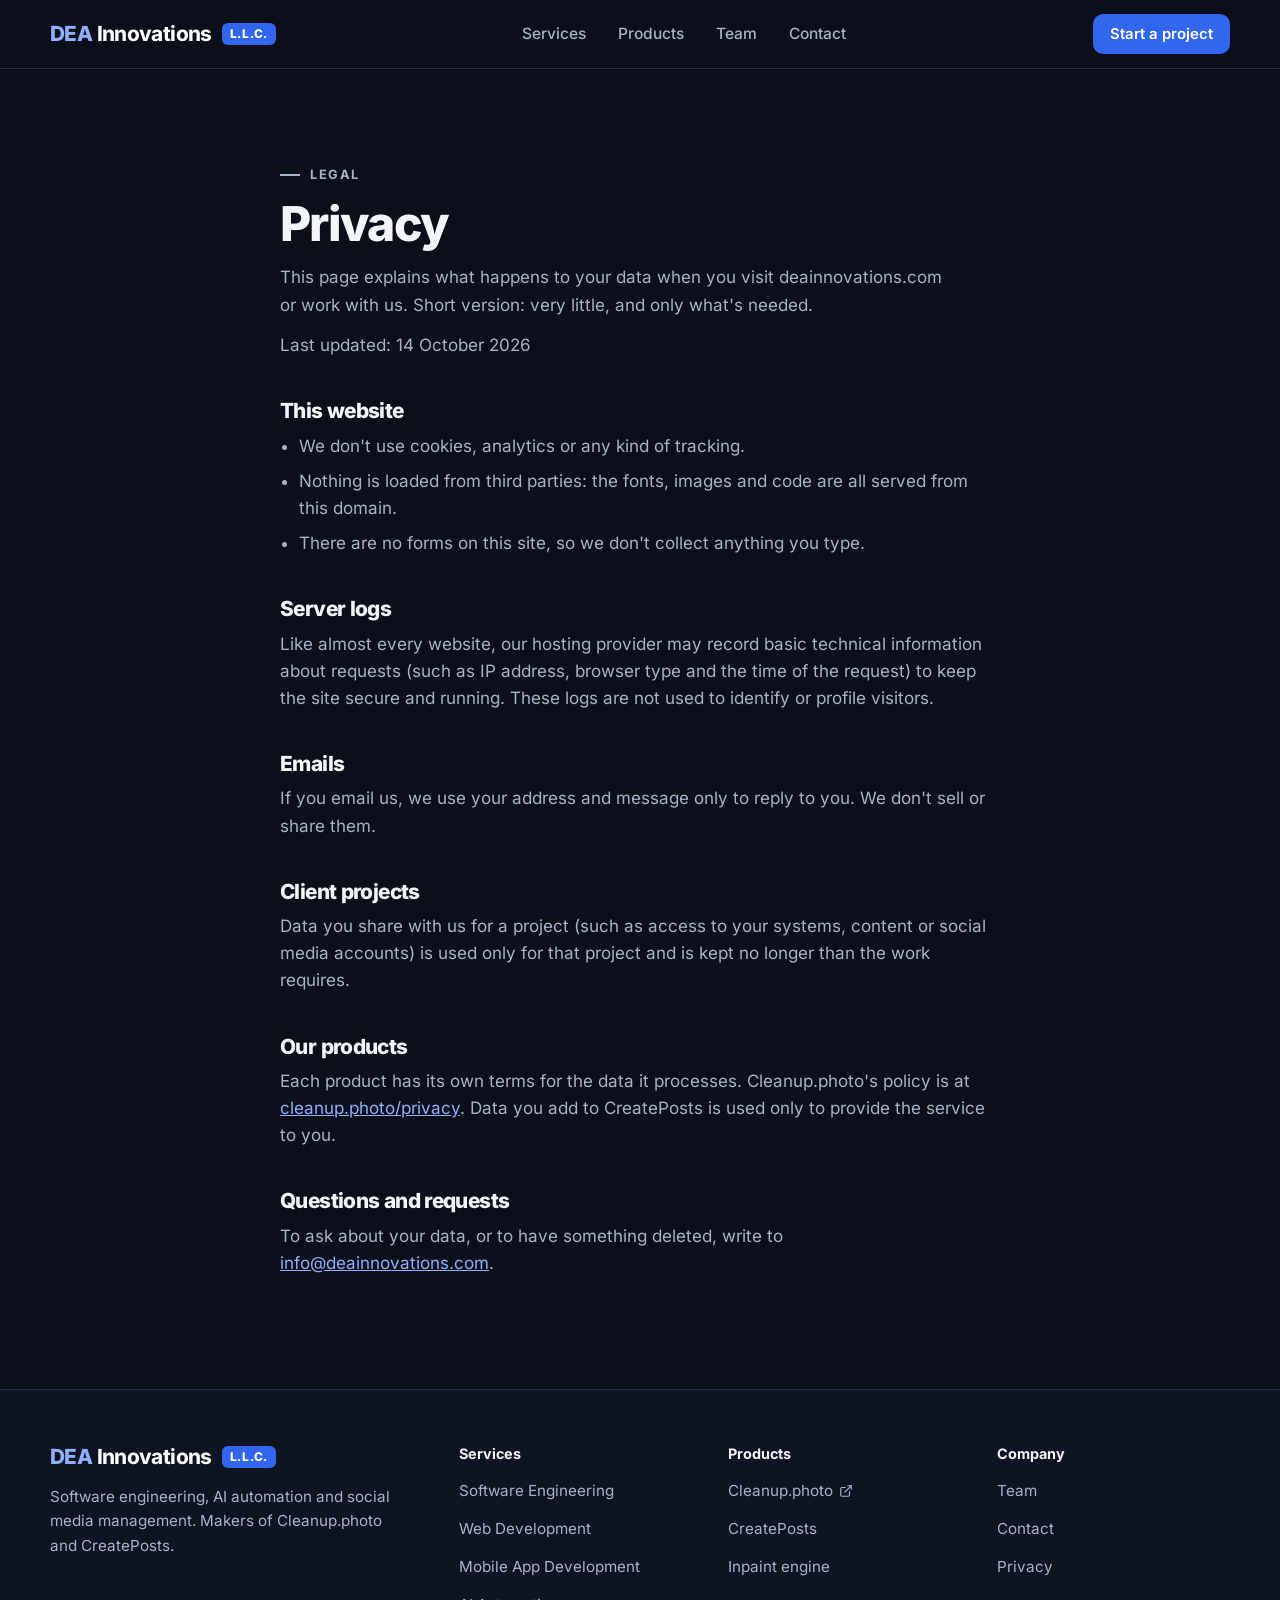
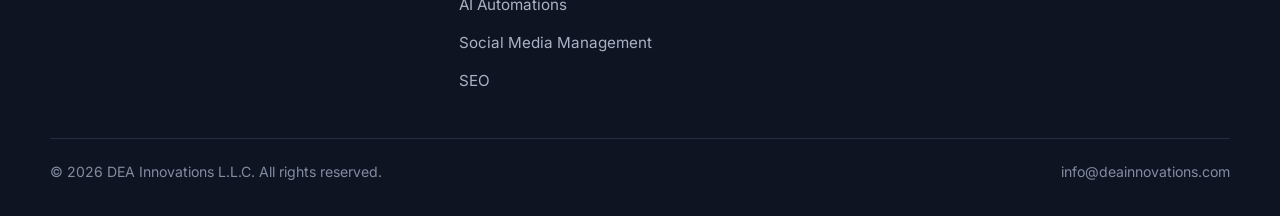
<file: privacy.html>
<!doctype html>
<html lang="en">
<head>
  <meta charset="utf-8">
  <meta name="viewport" content="width=device-width, initial-scale=1">

  <title>Privacy — DEA Innovations</title>
  <meta name="description" content="How deainnovations.com handles your data: no cookies, no analytics, no third-party requests.">
  <link rel="canonical" href="https://deainnovations.com/privacy.html">
  <meta name="theme-color" content="#05070e">

  <link rel="icon" href="assets/img/favicon.svg" type="image/svg+xml">
  <link rel="apple-touch-icon" href="assets/img/apple-touch-icon.png">

  <meta property="og:type" content="website">
  <meta property="og:site_name" content="DEA Innovations">
  <meta property="og:url" content="https://deainnovations.com/privacy.html">
  <meta property="og:title" content="Privacy — DEA Innovations">
  <meta property="og:description" content="How deainnovations.com handles your data: no cookies, no analytics, no third-party requests.">
  <meta property="og:image" content="https://deainnovations.com/assets/img/og.png">
  <meta property="og:image:width" content="1200">
  <meta property="og:image:height" content="630">
  <meta name="twitter:card" content="summary_large_image">

  <link rel="preload" href="assets/fonts/inter-latin.woff2" as="font" type="font/woff2" crossorigin>
  <link rel="stylesheet" href="assets/css/styles.css?v=7">
  <script defer src="assets/js/main.js?v=7"></script>
</head>
<body>
  <a class="skip-link" href="#main">Skip to content</a>

  <svg width="0" height="0" style="position:absolute" aria-hidden="true" focusable="false">
    <symbol id="i-menu" viewBox="0 0 24 24"><path d="M4 7h16M4 12h16M4 17h16"/></symbol>
    <symbol id="i-x" viewBox="0 0 24 24"><path d="M18 6 6 18M6 6l12 12"/></symbol>
    <symbol id="i-external" viewBox="0 0 24 24"><path d="M15 3h6v6"/><path d="M10 14 21 3"/><path d="M18 13v6a2 2 0 0 1-2 2H5a2 2 0 0 1-2-2V8a2 2 0 0 1 2-2h6"/></symbol>
  </svg>

  <header class="site-header">
    <div class="container header-inner">
      <a class="brand" href="index.html" aria-label="DEA Innovations L.L.C., home">
        <span class="brand-name"><b>DEA</b> Innovations</span>
        <span class="brand-llc">L.L.C.</span>
      </a>

      <nav id="site-nav" class="site-nav" aria-label="Main">
        <ul>
          <li><a href="services.html">Services</a></li>
          <li><a href="products.html">Products</a></li>
          <li><a href="team.html">Team</a></li>
          <li><a href="contact.html">Contact</a></li>
        </ul>
      </nav>

      <div class="header-actions">
        <a class="btn btn-primary btn-small header-cta" href="contact.html">Start a project</a>
        <button class="nav-toggle" type="button" aria-controls="site-nav" aria-expanded="false" aria-label="Open menu">
          <svg class="icon icon-open" aria-hidden="true"><use href="#i-menu"/></svg>
          <svg class="icon icon-close" aria-hidden="true"><use href="#i-x"/></svg>
        </button>
      </div>
    </div>
  </header>

  <main id="main">
<div class="page">
      <div class="container prose">
        <p class="kicker kicker-line">Legal</p>
        <h1>Privacy</h1>
        <p class="lead">This page explains what happens to your data when you visit deainnovations.com or work with us. Short version: very little, and only what's needed.</p>
        <p class="muted">Last updated: 14 October 2026</p>

        <h2>This website</h2>
        <ul>
          <li>We don't use cookies, analytics or any kind of tracking.</li>
          <li>Nothing is loaded from third parties: the fonts, images and code are all served from this domain.</li>
          <li>There are no forms on this site, so we don't collect anything you type.</li>
        </ul>

        <h2>Server logs</h2>
        <p>Like almost every website, our hosting provider may record basic technical information about requests (such as IP address, browser type and the time of the request) to keep the site secure and running. These logs are not used to identify or profile visitors.</p>

        <h2>Emails</h2>
        <p>If you email us, we use your address and message only to reply to you. We don't sell or share them.</p>

        <h2>Client projects</h2>
        <p>Data you share with us for a project (such as access to your systems, content or social media accounts) is used only for that project and is kept no longer than the work requires.</p>

        <h2>Our products</h2>
        <p>Each product has its own terms for the data it processes. Cleanup.photo's policy is at <a href="https://cleanup.photo/privacy/" target="_blank" rel="noopener">cleanup.photo/privacy</a>. Data you add to CreatePosts is used only to provide the service to you.</p>

        <h2>Questions and requests</h2>
        <p>To ask about your data, or to have something deleted, write to <a href="mailto:info@deainnovations.com">info@deainnovations.com</a>.</p>
      </div>
    </div>

  </main>

  <footer class="site-footer">
    <div class="container">
      <div class="footer-grid">
        <div class="footer-brand">
          <a class="brand" href="index.html" aria-label="DEA Innovations L.L.C., home">
        <span class="brand-name"><b>DEA</b> Innovations</span>
        <span class="brand-llc">L.L.C.</span>
      </a>
          <p>Software engineering, AI automation and social media management. Makers of Cleanup.photo and CreatePosts.</p>
        </div>
        <div class="footer-col">
          <h4>Services</h4>
          <ul>
            <li><a href="services.html#software">Software Engineering</a></li>
            <li><a href="services.html#web">Web Development</a></li>
            <li><a href="services.html#mobile">Mobile App Development</a></li>
            <li><a href="services.html#ai">AI Automations</a></li>
            <li><a href="services.html#social">Social Media Management</a></li>
            <li><a href="services.html#seo">SEO</a></li>
          </ul>
        </div>
        <div class="footer-col">
          <h4>Products</h4>
          <ul>
            <li><a href="https://cleanup.photo/" target="_blank" rel="noopener">Cleanup.photo <svg class="icon" aria-hidden="true"><use href="#i-external"/></svg></a></li>
            <li><a href="products.html#createposts">CreatePosts</a></li>
            <li><a href="products.html#engine">Inpaint engine</a></li>
          </ul>
        </div>
        <div class="footer-col">
          <h4>Company</h4>
          <ul>
            <li><a href="team.html">Team</a></li>
            <li><a href="contact.html">Contact</a></li>
            <li><a href="privacy.html">Privacy</a></li>
          </ul>
        </div>
      </div>
      <div class="footer-bottom">
        <span>© <span id="year">2026</span> DEA Innovations L.L.C. All rights reserved.</span>
        <a href="mailto:info@deainnovations.com">info@deainnovations.com</a>
      </div>
    </div>
  </footer>
</body>
</html>
</file>
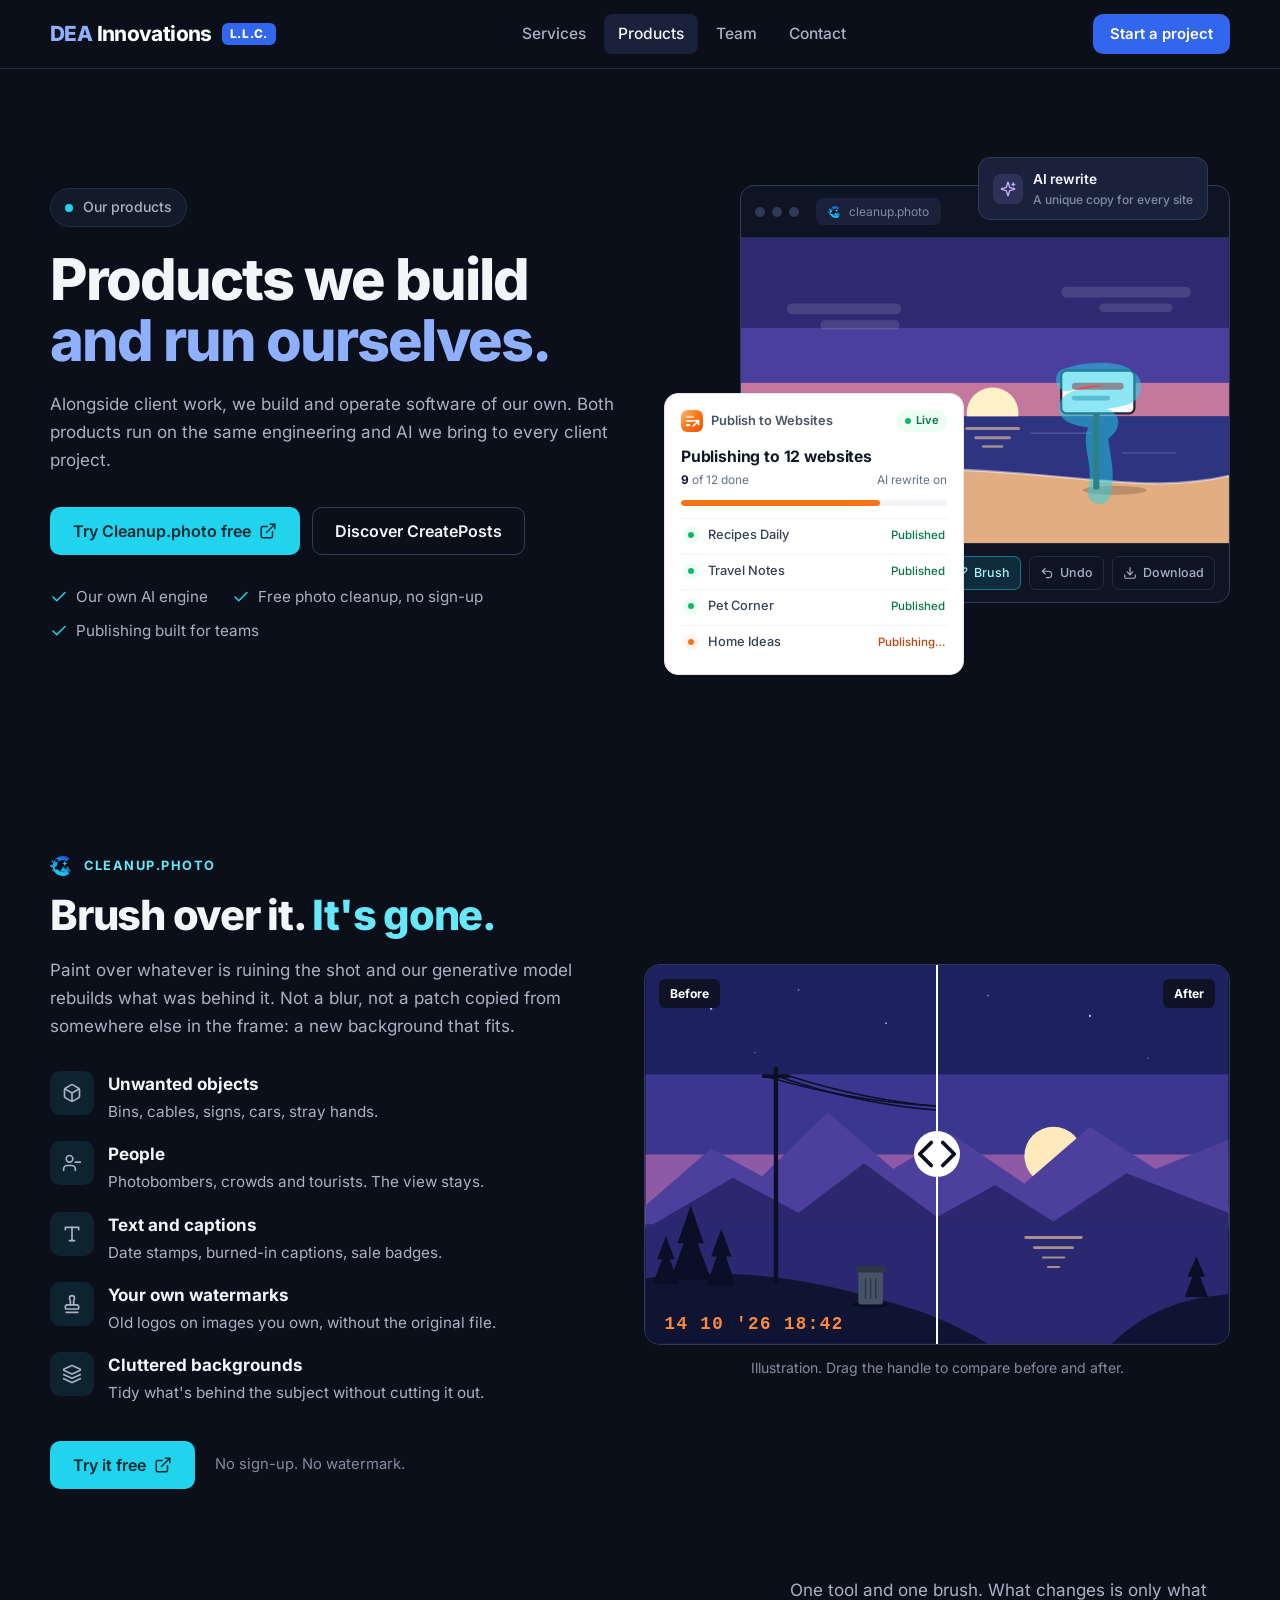
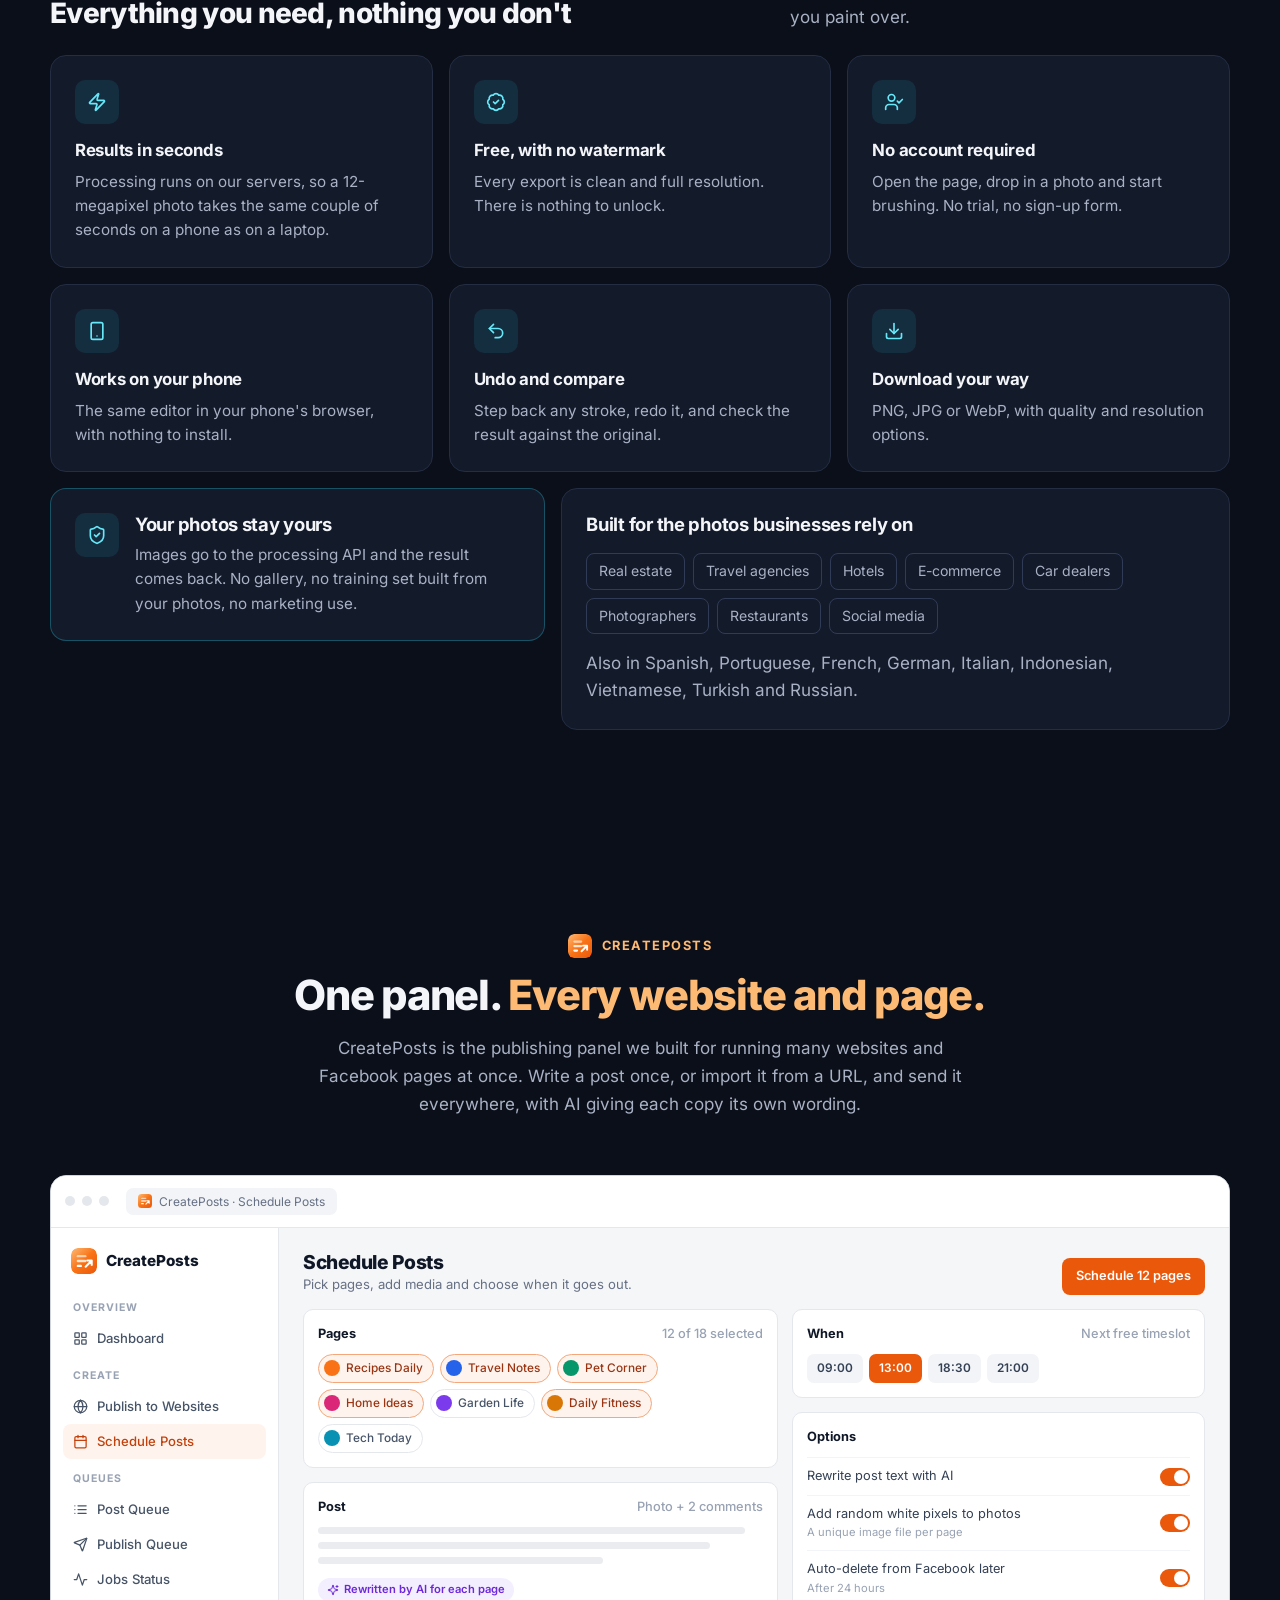
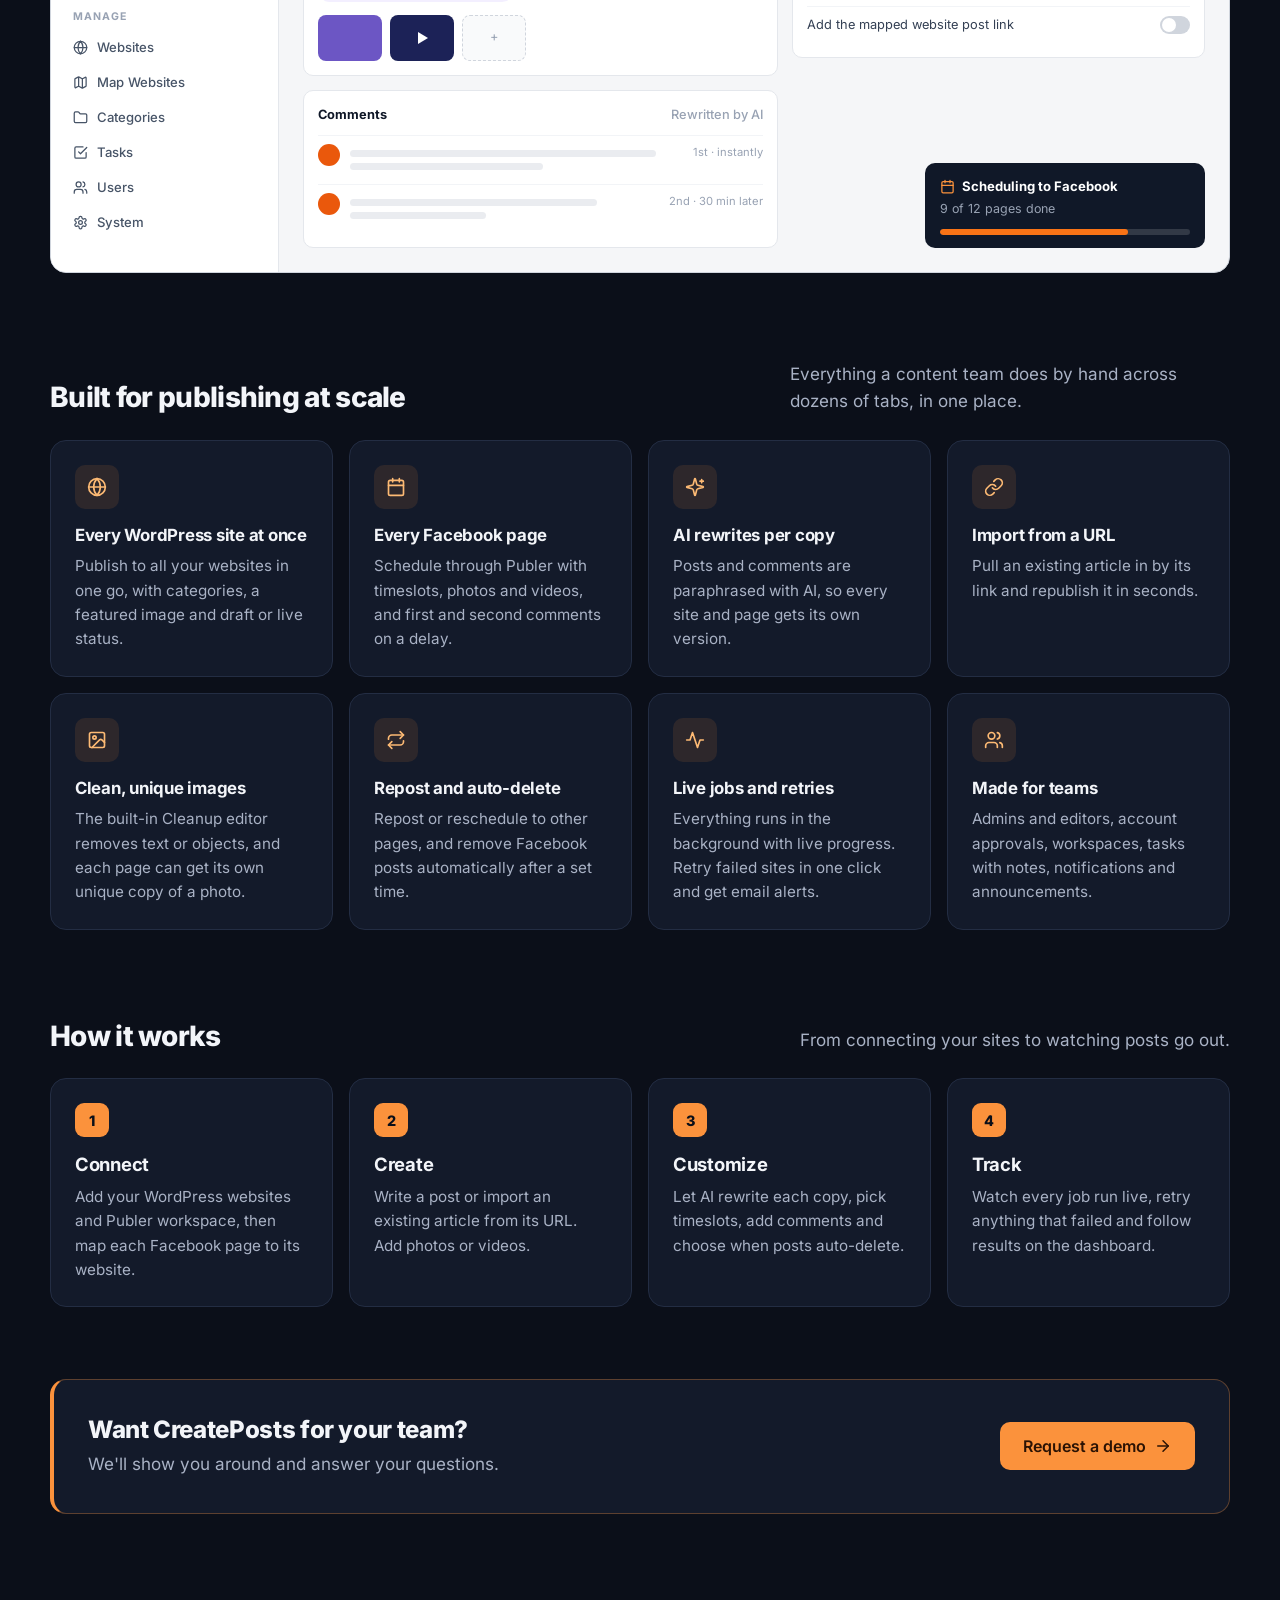
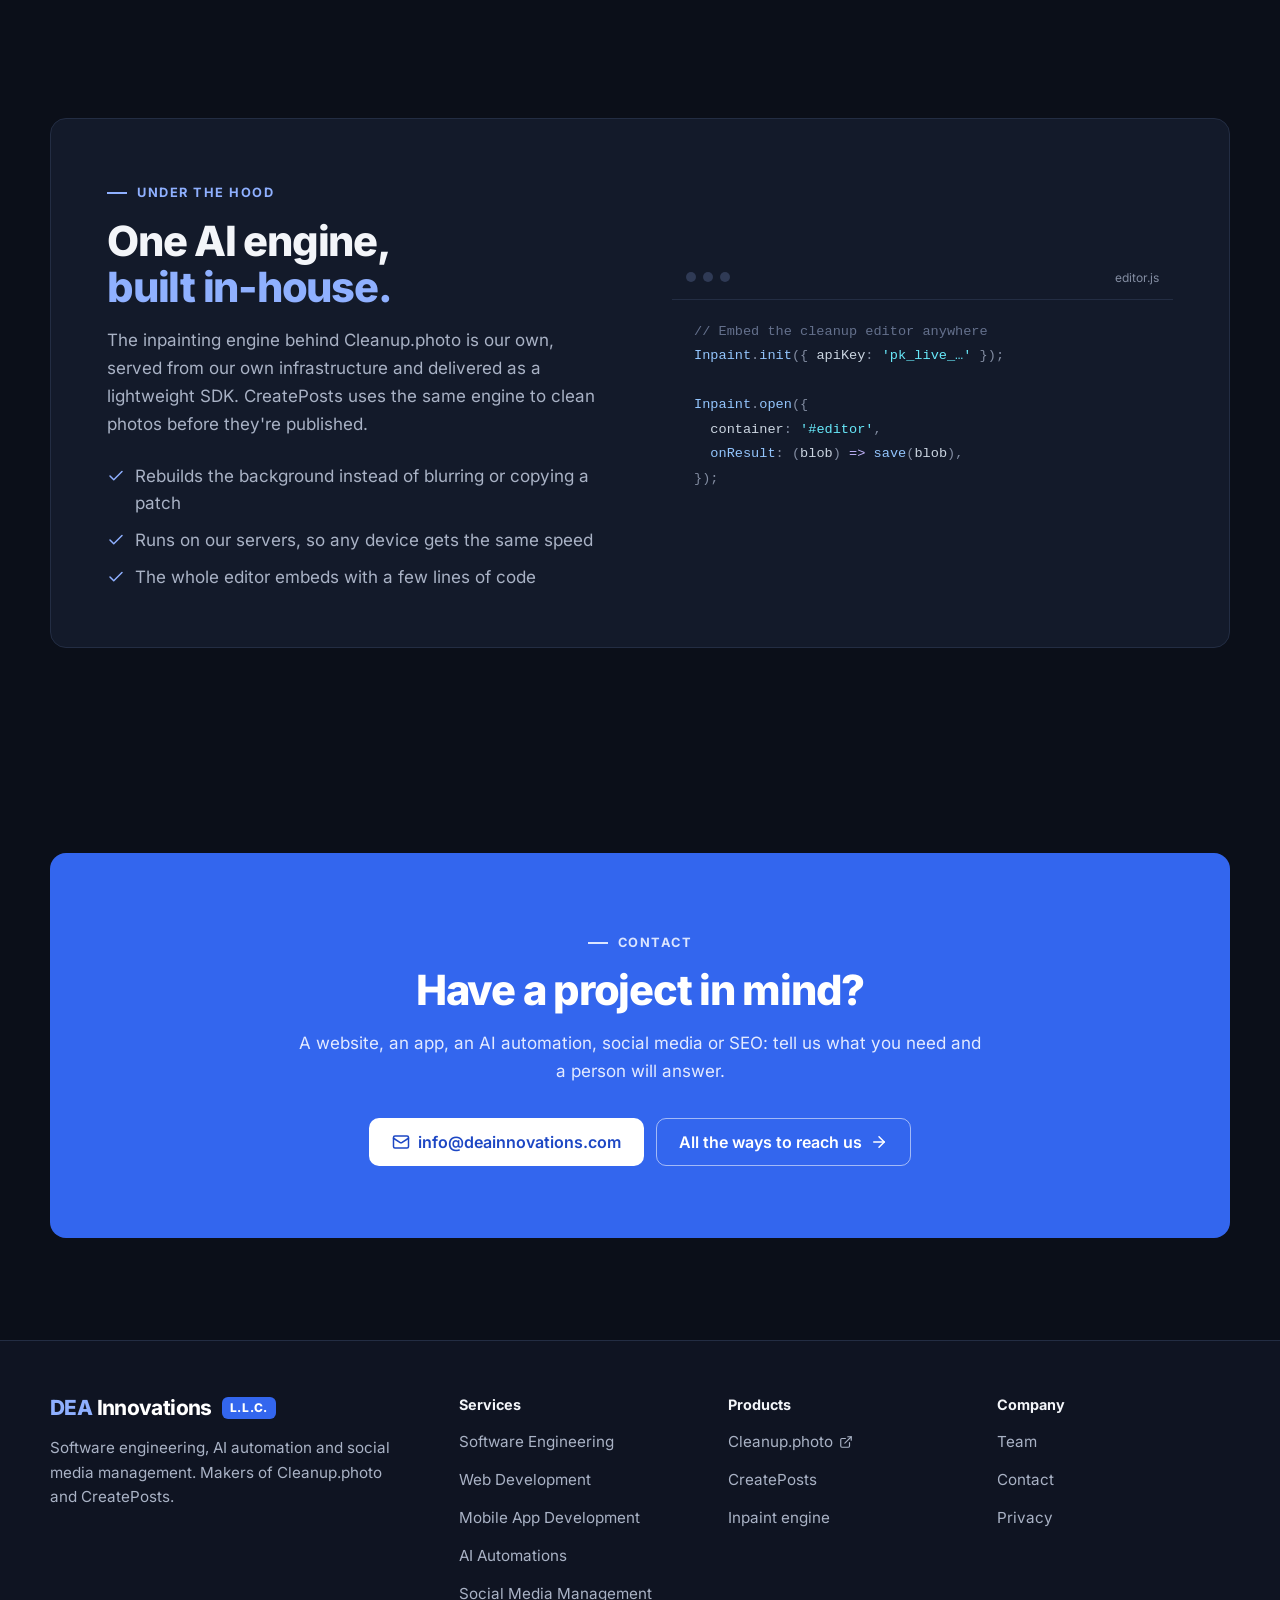
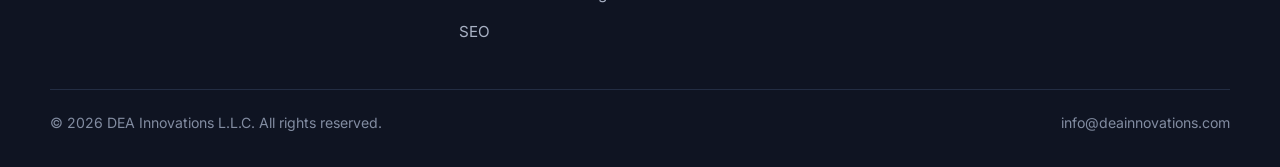
<file: products.html>
<!doctype html>
<html lang="en">
<head>
  <meta charset="utf-8">
  <meta name="viewport" content="width=device-width, initial-scale=1">

  <title>Products — Cleanup.photo and CreatePosts | DEA Innovations</title>
  <meta name="description" content="Our own products: Cleanup.photo removes anything from a photo in one brush stroke, and CreatePosts publishes to all your websites and Facebook pages from one panel.">
  <link rel="canonical" href="https://deainnovations.com/products.html">
  <meta name="theme-color" content="#05070e">

  <link rel="icon" href="assets/img/favicon.svg" type="image/svg+xml">
  <link rel="apple-touch-icon" href="assets/img/apple-touch-icon.png">

  <meta property="og:type" content="website">
  <meta property="og:site_name" content="DEA Innovations">
  <meta property="og:url" content="https://deainnovations.com/products.html">
  <meta property="og:title" content="Products — Cleanup.photo and CreatePosts | DEA Innovations">
  <meta property="og:description" content="Our own products: Cleanup.photo removes anything from a photo in one brush stroke, and CreatePosts publishes to all your websites and Facebook pages from one panel.">
  <meta property="og:image" content="https://deainnovations.com/assets/img/og.png">
  <meta property="og:image:width" content="1200">
  <meta property="og:image:height" content="630">
  <meta name="twitter:card" content="summary_large_image">

  <link rel="preload" href="assets/fonts/inter-latin.woff2" as="font" type="font/woff2" crossorigin>
  <link rel="stylesheet" href="assets/css/styles.css?v=7">
  <script defer src="assets/js/main.js?v=7"></script>
  <script type="application/ld+json">
  {
    "@context": "https://schema.org",
    "@graph": [
      {
        "@type": "Organization",
        "@id": "https://deainnovations.com/#organization",
        "name": "DEA Innovations",
        "legalName": "DEA Innovations L.L.C.",
        "url": "https://deainnovations.com/",
        "logo": "https://deainnovations.com/assets/img/dea-mark.svg",
        "email": "info@deainnovations.com",
        "description": "Software company offering software engineering, web development, mobile app development, AI automations, social media management and SEO. Makers of Cleanup.photo and CreatePosts."
      },
      {
        "@type": "WebApplication",
        "name": "Cleanup.photo",
        "url": "https://cleanup.photo/",
        "applicationCategory": "MultimediaApplication",
        "operatingSystem": "Any (web browser)",
        "description": "Remove objects, people, text and watermarks from photos with one brush stroke. Free, no account, no watermark.",
        "offers": {
          "@type": "Offer",
          "price": "0",
          "priceCurrency": "USD"
        },
        "publisher": {
          "@id": "https://deainnovations.com/#organization"
        }
      },
      {
        "@type": "WebApplication",
        "name": "CreatePosts",
        "url": "https://deainnovations.com/products.html#createposts",
        "applicationCategory": "BusinessApplication",
        "operatingSystem": "Any (web browser)",
        "description": "A publishing panel for posting to many WordPress websites and scheduling to many Facebook pages at once, with AI rewriting.",
        "publisher": {
          "@id": "https://deainnovations.com/#organization"
        }
      }
    ]
  }
  </script>
</head>
<body>
  <a class="skip-link" href="#main">Skip to content</a>

  <svg width="0" height="0" style="position:absolute" aria-hidden="true" focusable="false">
    <symbol id="i-menu" viewBox="0 0 24 24"><path d="M4 7h16M4 12h16M4 17h16"/></symbol>
    <symbol id="i-x" viewBox="0 0 24 24"><path d="M18 6 6 18M6 6l12 12"/></symbol>
    <symbol id="i-external" viewBox="0 0 24 24"><path d="M15 3h6v6"/><path d="M10 14 21 3"/><path d="M18 13v6a2 2 0 0 1-2 2H5a2 2 0 0 1-2-2V8a2 2 0 0 1 2-2h6"/></symbol>
    <symbol id="i-check" viewBox="0 0 24 24"><path d="M20 6 9 17l-5-5"/></symbol>
    <symbol id="i-brush" viewBox="0 0 24 24"><path d="m9.06 11.9 8.07-8.06a2.85 2.85 0 1 1 4.03 4.03l-8.06 8.08"/><path d="M7.07 14.94c-1.66 0-3 1.35-3 3.02 0 1.33-2.5 1.52-2 2.02 1.08 1.1 2.49 2.02 4 2.02 2.2 0 4-1.8 4-4.04a3.01 3.01 0 0 0-3-3.02z"/></symbol>
    <symbol id="i-undo" viewBox="0 0 24 24"><path d="M9 14 4 9l5-5"/><path d="M4 9h10.5a5.5 5.5 0 0 1 0 11H11"/></symbol>
    <symbol id="i-download" viewBox="0 0 24 24"><path d="M21 15v4a2 2 0 0 1-2 2H5a2 2 0 0 1-2-2v-4"/><path d="m7 10 5 5 5-5"/><path d="M12 15V3"/></symbol>
    <symbol id="i-sparkles" viewBox="0 0 24 24"><path d="M9.94 15.5A2 2 0 0 0 8.5 14.06l-6.14-1.58a.5.5 0 0 1 0-.96L8.5 9.94A2 2 0 0 0 9.94 8.5l1.58-6.14a.5.5 0 0 1 .96 0l1.58 6.14a2 2 0 0 0 1.44 1.44l6.14 1.58a.5.5 0 0 1 0 .96l-6.14 1.58a2 2 0 0 0-1.44 1.44l-1.58 6.14a.5.5 0 0 1-.96 0z"/><path d="M20 3v4M22 5h-4"/></symbol>
    <symbol id="i-box" viewBox="0 0 24 24"><path d="M21 8a2 2 0 0 0-1-1.73l-7-4a2 2 0 0 0-2 0l-7 4A2 2 0 0 0 3 8v8a2 2 0 0 0 1 1.73l7 4a2 2 0 0 0 2 0l7-4A2 2 0 0 0 21 16Z"/><path d="m3.3 7 8.7 5 8.7-5"/><path d="M12 22V12"/></symbol>
    <symbol id="i-user-minus" viewBox="0 0 24 24"><path d="M16 21v-2a4 4 0 0 0-4-4H6a4 4 0 0 0-4 4v2"/><circle cx="9" cy="7" r="4"/><path d="M22 11h-6"/></symbol>
    <symbol id="i-type" viewBox="0 0 24 24"><path d="M4 7V4h16v3"/><path d="M9 20h6"/><path d="M12 4v16"/></symbol>
    <symbol id="i-stamp" viewBox="0 0 24 24"><path d="M5 22h14"/><path d="M19.27 13.73A2.5 2.5 0 0 0 17.5 13h-11A2.5 2.5 0 0 0 4 15.5V17a1 1 0 0 0 1 1h14a1 1 0 0 0 1-1v-1.5c0-.66-.26-1.3-.73-1.77Z"/><path d="M14 13V8.5C14 7 15 7 15 5a3 3 0 0 0-3-3c-1.66 0-3 1-3 3s1 2 1 3.5V13"/></symbol>
    <symbol id="i-layers" viewBox="0 0 24 24"><path d="M12.83 2.18a2 2 0 0 0-1.66 0L2.6 6.08a1 1 0 0 0 0 1.83l8.58 3.91a2 2 0 0 0 1.66 0l8.58-3.9a1 1 0 0 0 0-1.83Z"/><path d="m22 17.65-9.17 4.16a2 2 0 0 1-1.66 0L2 17.65"/><path d="m22 12.65-9.17 4.16a2 2 0 0 1-1.66 0L2 12.65"/></symbol>
    <symbol id="i-chevrons" viewBox="0 0 24 24"><path d="m9 18-6-6 6-6"/><path d="m15 6 6 6-6 6"/></symbol>
    <symbol id="i-zap" viewBox="0 0 24 24"><path d="M4 14a1 1 0 0 1-.78-1.63l9.9-10.2a.5.5 0 0 1 .86.46l-1.92 6.02A1 1 0 0 0 13 10h7a1 1 0 0 1 .78 1.63l-9.9 10.2a.5.5 0 0 1-.86-.46l1.92-6.02A1 1 0 0 0 11 14z"/></symbol>
    <symbol id="i-badge" viewBox="0 0 24 24"><path d="M3.85 8.62a4 4 0 0 1 4.78-4.77 4 4 0 0 1 6.74 0 4 4 0 0 1 4.78 4.78 4 4 0 0 1 0 6.74 4 4 0 0 1-4.77 4.78 4 4 0 0 1-6.75 0 4 4 0 0 1-4.78-4.77 4 4 0 0 1 0-6.76Z"/><path d="m9 12 2 2 4-4"/></symbol>
    <symbol id="i-user-check" viewBox="0 0 24 24"><path d="M16 21v-2a4 4 0 0 0-4-4H6a4 4 0 0 0-4 4v2"/><circle cx="9" cy="7" r="4"/><path d="m16 11 2 2 4-4"/></symbol>
    <symbol id="i-phone" viewBox="0 0 24 24"><rect x="5" y="2" width="14" height="20" rx="2"/><path d="M12 18h.01"/></symbol>
    <symbol id="i-shield" viewBox="0 0 24 24"><path d="M20 13c0 5-3.5 7.5-7.66 8.95a1 1 0 0 1-.67-.01C7.5 20.5 4 18 4 13V6a1 1 0 0 1 1-1c2 0 4.5-1.2 6.24-2.72a1.17 1.17 0 0 1 1.52 0C14.51 3.81 17 5 19 5a1 1 0 0 1 1 1z"/><path d="m9 12 2 2 4-4"/></symbol>
    <symbol id="i-grid" viewBox="0 0 24 24"><rect x="3" y="3" width="7" height="7" rx="1"/><rect x="14" y="3" width="7" height="7" rx="1"/><rect x="14" y="14" width="7" height="7" rx="1"/><rect x="3" y="14" width="7" height="7" rx="1"/></symbol>
    <symbol id="i-globe" viewBox="0 0 24 24"><circle cx="12" cy="12" r="10"/><path d="M12 2a14.5 14.5 0 0 0 0 20 14.5 14.5 0 0 0 0-20"/><path d="M2 12h20"/></symbol>
    <symbol id="i-calendar" viewBox="0 0 24 24"><rect x="3" y="4" width="18" height="18" rx="2"/><path d="M16 2v4M8 2v4M3 10h18"/></symbol>
    <symbol id="i-list" viewBox="0 0 24 24"><path d="M8 6h13M8 12h13M8 18h13M3 6h.01M3 12h.01M3 18h.01"/></symbol>
    <symbol id="i-send" viewBox="0 0 24 24"><path d="M14.54 21.69a.5.5 0 0 0 .94-.02l6.5-19a.5.5 0 0 0-.64-.64l-19 6.5a.5.5 0 0 0-.02.94l7.93 3.18a2 2 0 0 1 1.11 1.11z"/><path d="m21.85 2.15-10.94 10.94"/></symbol>
    <symbol id="i-activity" viewBox="0 0 24 24"><path d="M22 12h-4l-3 9L9 3l-3 9H2"/></symbol>
    <symbol id="i-map" viewBox="0 0 24 24"><path d="M14.11 5.55a2 2 0 0 0 1.78 0l3.66-1.83A1 1 0 0 1 21 4.62v12.76a1 1 0 0 1-.55.9l-4.56 2.27a2 2 0 0 1-1.78 0l-4.22-2.1a2 2 0 0 0-1.78 0l-3.66 1.83A1 1 0 0 1 3 19.38V6.62a1 1 0 0 1 .55-.9l4.56-2.27a2 2 0 0 1 1.78 0z"/><path d="M15 5.76v15M9 3.24v15"/></symbol>
    <symbol id="i-folder" viewBox="0 0 24 24"><path d="M20 20a2 2 0 0 0 2-2V8a2 2 0 0 0-2-2h-7.9a2 2 0 0 1-1.69-.9L9.6 3.9A2 2 0 0 0 7.93 3H4a2 2 0 0 0-2 2v13a2 2 0 0 0 2 2Z"/></symbol>
    <symbol id="i-tasks" viewBox="0 0 24 24"><path d="m9 11 3 3L22 4"/><path d="M21 12v7a2 2 0 0 1-2 2H5a2 2 0 0 1-2-2V5a2 2 0 0 1 2-2h11"/></symbol>
    <symbol id="i-users" viewBox="0 0 24 24"><path d="M16 21v-2a4 4 0 0 0-4-4H6a4 4 0 0 0-4 4v2"/><circle cx="9" cy="7" r="4"/><path d="M22 21v-2a4 4 0 0 0-3-3.87"/><path d="M16 3.13a4 4 0 0 1 0 7.75"/></symbol>
    <symbol id="i-settings" viewBox="0 0 24 24"><path d="M12.22 2h-.44a2 2 0 0 0-2 2v.18a2 2 0 0 1-1 1.73l-.43.25a2 2 0 0 1-2 0l-.15-.08a2 2 0 0 0-2.73.73l-.22.38a2 2 0 0 0 .73 2.73l.15.1a2 2 0 0 1 1 1.72v.51a2 2 0 0 1-1 1.74l-.15.09a2 2 0 0 0-.73 2.73l.22.38a2 2 0 0 0 2.73.73l.15-.08a2 2 0 0 1 2 0l.43.25a2 2 0 0 1 1 1.73V20a2 2 0 0 0 2 2h.44a2 2 0 0 0 2-2v-.18a2 2 0 0 1 1-1.73l.43-.25a2 2 0 0 1 2 0l.15.08a2 2 0 0 0 2.73-.73l.22-.39a2 2 0 0 0-.73-2.73l-.15-.08a2 2 0 0 1-1-1.74v-.5a2 2 0 0 1 1-1.74l.15-.09a2 2 0 0 0 .73-2.73l-.22-.38a2 2 0 0 0-2.73-.73l-.15.08a2 2 0 0 1-2 0l-.43-.25a2 2 0 0 1-1-1.73V4a2 2 0 0 0-2-2z"/><circle cx="12" cy="12" r="3"/></symbol>
    <symbol id="i-link" viewBox="0 0 24 24"><path d="M10 13a5 5 0 0 0 7.54.54l3-3a5 5 0 0 0-7.07-7.07l-1.72 1.71"/><path d="M14 11a5 5 0 0 0-7.54-.54l-3 3a5 5 0 0 0 7.07 7.07l1.71-1.71"/></symbol>
    <symbol id="i-image" viewBox="0 0 24 24"><rect x="3" y="3" width="18" height="18" rx="2"/><circle cx="9" cy="9" r="2"/><path d="m21 15-3.09-3.09a2 2 0 0 0-2.82 0L6 21"/></symbol>
    <symbol id="i-repeat" viewBox="0 0 24 24"><path d="m17 2 4 4-4 4"/><path d="M3 11v-1a4 4 0 0 1 4-4h14"/><path d="m7 22-4-4 4-4"/><path d="M21 13v1a4 4 0 0 1-4 4H3"/></symbol>
    <symbol id="i-arrow" viewBox="0 0 24 24"><path d="M5 12h14"/><path d="m12 5 7 7-7 7"/></symbol>
    <symbol id="i-mail" viewBox="0 0 24 24"><rect x="2" y="4" width="20" height="16" rx="2"/><path d="m22 7-8.97 5.7a1.94 1.94 0 0 1-2.06 0L2 7"/></symbol>
  </svg>

  <header class="site-header">
    <div class="container header-inner">
      <a class="brand" href="index.html" aria-label="DEA Innovations L.L.C., home">
        <span class="brand-name"><b>DEA</b> Innovations</span>
        <span class="brand-llc">L.L.C.</span>
      </a>

      <nav id="site-nav" class="site-nav" aria-label="Main">
        <ul>
          <li><a href="services.html">Services</a></li>
          <li><a href="products.html" aria-current="page">Products</a></li>
          <li><a href="team.html">Team</a></li>
          <li><a href="contact.html">Contact</a></li>
        </ul>
      </nav>

      <div class="header-actions">
        <a class="btn btn-primary btn-small header-cta" href="contact.html">Start a project</a>
        <button class="nav-toggle" type="button" aria-controls="site-nav" aria-expanded="false" aria-label="Open menu">
          <svg class="icon icon-open" aria-hidden="true"><use href="#i-menu"/></svg>
          <svg class="icon icon-close" aria-hidden="true"><use href="#i-x"/></svg>
        </button>
      </div>
    </div>
  </header>

  <main id="main">
<!-- ================================================================ Hero -->
    <section class="hero" aria-labelledby="page-title">

      <div class="container hero-grid">
        <div class="hero-copy">
          <p class="eyebrow"><span class="pulse" aria-hidden="true"></span>Our products</p>
          <h1 id="page-title">Products we build <span class="hl">and run ourselves.</span></h1>
          <p class="lead">Alongside client work, we build and operate software of our own. Both products run on the same engineering and AI we bring to every client project.</p>
          <div class="hero-ctas">
            <a class="btn btn-cleanup" href="https://cleanup.photo/" target="_blank" rel="noopener">Try Cleanup.photo free <svg class="icon" aria-hidden="true"><use href="#i-external"/></svg></a>
            <a class="btn btn-ghost" href="#createposts">Discover CreatePosts</a>
          </div>
          <ul class="hero-points">
            <li><svg class="icon" aria-hidden="true"><use href="#i-check"/></svg>Our own AI engine</li>
            <li><svg class="icon" aria-hidden="true"><use href="#i-check"/></svg>Free photo cleanup, no sign-up</li>
            <li><svg class="icon" aria-hidden="true"><use href="#i-check"/></svg>Publishing built for teams</li>
          </ul>
        </div>

        <div class="hero-visual" aria-hidden="true">
          <div class="window window-cleanup">
            <div class="window-bar">
              <span class="dot"></span><span class="dot"></span><span class="dot"></span>
              <span class="url-pill"><img src="assets/img/cleanup-photo.svg" alt="">cleanup.photo</span>
            </div>
            <div class="editor-stage">
              <svg viewBox="0 0 640 400" preserveAspectRatio="xMidYMid slice">
                <rect width="640" height="400" fill="#2e2a72"/>
                <rect y="118" width="640" height="72" fill="#4a3f9c"/>
                <rect y="190" width="640" height="44" fill="#c4789d"/>
                <g fill="#fff" opacity="0.12">
                  <rect x="60" y="86" width="150" height="14" rx="7"/>
                  <rect x="104" y="108" width="104" height="12" rx="6"/>
                  <rect x="420" y="64" width="170" height="14" rx="7"/>
                  <rect x="470" y="86" width="96" height="11" rx="5.5"/>
                </g>
                <circle cx="330" cy="230" r="34" fill="#fff1c9"/>
                <rect y="234" width="640" height="166" fill="#2f3480"/>
                <g fill="#ffd9a6" opacity="0.55">
                  <rect x="294" y="248" width="72" height="4" rx="2"/>
                  <rect x="306" y="260" width="48" height="4" rx="2"/>
                  <rect x="316" y="272" width="28" height="3" rx="1.5"/>
                </g>
                <g stroke="#a5adff" stroke-opacity="0.25" stroke-width="2" stroke-linecap="round">
                  <path d="M40 262h60M380 256h80M500 282h70M90 292h50"/>
                </g>
                <path d="M0 318C120 296 260 300 380 310S560 330 640 312V400H0Z" fill="#e2ad80"/>
                <path d="M0 318C120 296 260 300 380 310S560 330 640 312" fill="none" stroke="#fff" stroke-opacity="0.45" stroke-width="3"/>

                <!-- The sign to remove -->
                <g>
                  <ellipse cx="490" cy="331" rx="42" ry="6" fill="#000" opacity="0.18"/>
                  <rect x="462" y="200" width="8" height="130" rx="2" fill="#3a2a22"/>
                  <rect x="420" y="174" width="96" height="56" rx="7" fill="#f8fafc" stroke="#1f2937" stroke-width="3"/>
                  <rect x="434" y="190" width="68" height="9" rx="4.5" fill="#ef4444"/>
                  <rect x="434" y="207" width="50" height="6" rx="3" fill="#94a3b8"/>
                </g>
                <path opacity="0.5" d="M428 186C460 174 510 176 510 196C510 214 436 206 432 222C430 238 500 230 474 250C456 262 480 292 470 334" fill="none" stroke="#22d3ee" stroke-width="30" stroke-linecap="round" stroke-linejoin="round"/>
              </svg>
            </div>
            <div class="editor-toolbar">
              <span class="tool-spacer"></span>
              <span class="tool is-active"><svg class="icon"><use href="#i-brush"/></svg>Brush</span>
              <span class="tool"><svg class="icon"><use href="#i-undo"/></svg>Undo</span>
              <span class="tool"><svg class="icon"><use href="#i-download"/></svg>Download</span>
            </div>
          </div>

          <div class="job-card">
            <div class="job-head">
              <img src="assets/img/createposts.svg" alt="">
              <span>Publish to Websites</span>
              <span class="live-pill">Live</span>
            </div>
            <p class="job-title">Publishing to 12 websites</p>
            <div class="job-meta"><span><b>9</b> of 12 done</span><span>AI rewrite on</span></div>
            <div class="progress"><i style="width: 75%"></i></div>
            <ul class="job-rows">
              <li class="is-done"><span class="job-dot"></span>Recipes Daily<em>Published</em></li>
              <li class="is-done"><span class="job-dot"></span>Travel Notes<em>Published</em></li>
              <li class="is-done"><span class="job-dot"></span>Pet Corner<em>Published</em></li>
              <li class="is-active"><span class="job-dot"></span>Home Ideas<em>Publishing…</em></li>
            </ul>
          </div>

          <div class="float-chip">
            <span class="chip-icon"><svg class="icon"><use href="#i-sparkles"/></svg></span>
            <span>AI rewrite<small>A unique copy for every site</small></span>
          </div>
        </div>
      </div>
    </section>

    <!-- ======================================================= Cleanup.photo -->
    <section id="cleanup" class="section section-cleanup theme-cleanup" aria-labelledby="cleanup-title">
      <div class="container">
        <div class="split">
          <div>
            <p class="kicker"><img src="assets/img/cleanup-photo.svg" alt="">Cleanup.photo</p>
            <h2 id="cleanup-title">Brush over it. <span class="hl">It's gone.</span></h2>
            <p class="lead">Paint over whatever is ruining the shot and our generative model rebuilds what was behind it. Not a blur, not a patch copied from somewhere else in the frame: a new background that fits.</p>

            <ul class="removal-list">
              <li><span class="icon-tile"><svg class="icon" aria-hidden="true"><use href="#i-box"/></svg></span><div><strong>Unwanted objects</strong><span>Bins, cables, signs, cars, stray hands.</span></div></li>
              <li><span class="icon-tile"><svg class="icon" aria-hidden="true"><use href="#i-user-minus"/></svg></span><div><strong>People</strong><span>Photobombers, crowds and tourists. The view stays.</span></div></li>
              <li><span class="icon-tile"><svg class="icon" aria-hidden="true"><use href="#i-type"/></svg></span><div><strong>Text and captions</strong><span>Date stamps, burned-in captions, sale badges.</span></div></li>
              <li><span class="icon-tile"><svg class="icon" aria-hidden="true"><use href="#i-stamp"/></svg></span><div><strong>Your own watermarks</strong><span>Old logos on images you own, without the original file.</span></div></li>
              <li><span class="icon-tile"><svg class="icon" aria-hidden="true"><use href="#i-layers"/></svg></span><div><strong>Cluttered backgrounds</strong><span>Tidy what's behind the subject without cutting it out.</span></div></li>
            </ul>

            <div class="cta-row">
              <a class="btn btn-cleanup" href="https://cleanup.photo/" target="_blank" rel="noopener">Try it free <svg class="icon" aria-hidden="true"><use href="#i-external"/></svg></a>
              <span class="cta-note">No sign-up. No watermark.</span>
            </div>
          </div>

          <figure>
            <div class="compare" data-compare>
              <svg viewBox="0 0 800 520" role="img" aria-labelledby="compare-desc">
                <desc id="compare-desc">Illustration of a lake at sunset. Before: power lines across the sky, a bin on the shore and a date stamp in the corner. After: the same scene with all three removed.</desc>
                <defs>
                  <clipPath id="before-clip">
                    <rect data-compare-clip data-width="800" x="0" y="0" width="400" height="520"/>
                  </clipPath>
                </defs>

                <!-- The scene (what "after" looks like) -->
                <rect width="800" height="520" fill="#1d2160"/>
                <rect y="150" width="800" height="110" fill="#3a3790"/>
                <rect y="260" width="800" height="70" fill="#8e5aa6"/>
                <rect y="330" width="800" height="30" fill="#e8a08a"/>
                <g fill="#fff">
                  <circle cx="90" cy="60" r="1.6" opacity="0.7"/><circle cx="210" cy="34" r="1.2" opacity="0.5"/>
                  <circle cx="330" cy="80" r="1.4" opacity="0.6"/><circle cx="470" cy="42" r="1.2" opacity="0.5"/>
                  <circle cx="610" cy="70" r="1.6" opacity="0.7"/><circle cx="730" cy="30" r="1.2" opacity="0.5"/>
                  <circle cx="150" cy="120" r="1" opacity="0.4"/><circle cx="690" cy="128" r="1" opacity="0.4"/>
                </g>
                <circle cx="560" cy="262" r="40" fill="#ffe9bd"/>
                <path d="M0 330L90 252L160 290L250 202L340 280L420 232L520 300L610 222L700 280L800 240V362H0Z" fill="#4d3f9c"/>
                <path d="M0 362L120 292L210 340L300 272L400 346L480 302L560 352L660 286L800 340V380H0Z" fill="#2c286f"/>
                <rect y="356" width="800" height="164" fill="#2a2870"/>
                <path d="M0 356L120 398L210 372L300 418L400 368L480 392L560 364L660 404L800 370V356Z" fill="#2c286f" opacity="0.35"/>
                <g fill="#ffd7a3" opacity="0.6">
                  <rect x="520" y="372" width="80" height="4" rx="2"/>
                  <rect x="532" y="386" width="56" height="4" rx="2"/>
                  <rect x="544" y="400" width="32" height="3" rx="1.5"/>
                  <rect x="551" y="413" width="18" height="3" rx="1.5"/>
                </g>
                <path d="M0 430C140 410 260 440 360 470C420 488 470 520 470 520H0Z" fill="#0f1433"/>
                <path d="M640 520C690 470 750 456 800 452V520Z" fill="#0f1433"/>
                <g fill="#0a0e26">
                  <path d="M62 330L80 382H44ZM62 356L90 432H34Z"/>
                  <path d="M104 362L118 400H90ZM104 382L124 440H84Z"/>
                  <path d="M28 372L40 404H16ZM28 390L46 438H10Z"/>
                  <path d="M756 400L768 428H744ZM756 414L772 456H740Z"/>
                </g>

                <!-- What gets removed (only drawn on the "before" side) -->
                <g clip-path="url(#before-clip)">
                  <g fill="#0b0f26">
                    <rect x="176" y="140" width="6" height="300"/>
                    <rect x="160" y="150" width="38" height="5" rx="1"/>
                    <rect x="712" y="150" width="6" height="306"/>
                    <rect x="696" y="160" width="38" height="5" rx="1"/>
                  </g>
                  <g fill="none" stroke="#0b0f26" stroke-width="2.2">
                    <path d="M162 152Q430 232 698 162"/>
                    <path d="M179 152Q447 246 715 162"/>
                    <path d="M196 152Q464 238 732 162"/>
                  </g>
                  <ellipse cx="309" cy="466" rx="26" ry="4.5" fill="#000" opacity="0.35"/>
                  <rect x="292" y="420" width="34" height="46" rx="4" fill="#465266"/>
                  <rect x="288" y="413" width="42" height="9" rx="3" fill="#2d3646"/>
                  <g stroke="#2d3646" stroke-width="2"><path d="M302 430v28M309 430v28M316 430v28"/></g>
                  <text x="26" y="500" fill="#ff8a3d" font-family="Consolas, 'Courier New', monospace" font-size="24" font-weight="700" letter-spacing="2">14 10 '26 18:42</text>
                </g>
              </svg>

              <span class="compare-label is-before">Before</span>
              <span class="compare-label is-after">After</span>
              <input class="compare-range" type="range" min="0" max="100" value="50" aria-label="Compare before and after: drag to">
              <div class="compare-handle" aria-hidden="true">
                <span class="compare-knob"><svg class="icon"><use href="#i-chevrons"/></svg></span>
              </div>
            </div>
            <figcaption class="compare-caption">Illustration. Drag the handle to compare before and after.</figcaption>
          </figure>
        </div>

        <div class="subhead">
          <h3>Everything you need, nothing you don't</h3>
          <p>One tool and one brush. What changes is only what you paint over.</p>
        </div>

        <div class="feature-grid">
          <article class="feature">
            <span class="icon-tile"><svg class="icon" aria-hidden="true"><use href="#i-zap"/></svg></span>
            <h3>Results in seconds</h3>
            <p>Processing runs on our servers, so a 12-megapixel photo takes the same couple of seconds on a phone as on a laptop.</p>
          </article>
          <article class="feature">
            <span class="icon-tile"><svg class="icon" aria-hidden="true"><use href="#i-badge"/></svg></span>
            <h3>Free, with no watermark</h3>
            <p>Every export is clean and full resolution. There is nothing to unlock.</p>
          </article>
          <article class="feature">
            <span class="icon-tile"><svg class="icon" aria-hidden="true"><use href="#i-user-check"/></svg></span>
            <h3>No account required</h3>
            <p>Open the page, drop in a photo and start brushing. No trial, no sign-up form.</p>
          </article>
          <article class="feature">
            <span class="icon-tile"><svg class="icon" aria-hidden="true"><use href="#i-phone"/></svg></span>
            <h3>Works on your phone</h3>
            <p>The same editor in your phone's browser, with nothing to install.</p>
          </article>
          <article class="feature">
            <span class="icon-tile"><svg class="icon" aria-hidden="true"><use href="#i-undo"/></svg></span>
            <h3>Undo and compare</h3>
            <p>Step back any stroke, redo it, and check the result against the original.</p>
          </article>
          <article class="feature">
            <span class="icon-tile"><svg class="icon" aria-hidden="true"><use href="#i-download"/></svg></span>
            <h3>Download your way</h3>
            <p>PNG, JPG or WebP, with quality and resolution options.</p>
          </article>
        </div>

        <div class="cleanup-extra">
          <div class="note-card">
            <span class="icon-tile"><svg class="icon" aria-hidden="true"><use href="#i-shield"/></svg></span>
            <div>
              <h3>Your photos stay yours</h3>
              <p>Images go to the processing API and the result comes back. No gallery, no training set built from your photos, no marketing use.</p>
            </div>
          </div>
          <div class="industries">
            <h3>Built for the photos businesses rely on</h3>
            <ul class="tag-list">
              <li class="tag">Real estate</li>
              <li class="tag">Travel agencies</li>
              <li class="tag">Hotels</li>
              <li class="tag">E-commerce</li>
              <li class="tag">Car dealers</li>
              <li class="tag">Photographers</li>
              <li class="tag">Restaurants</li>
              <li class="tag">Social media</li>
            </ul>
            <p class="muted">Also in Spanish, Portuguese, French, German, Italian, Indonesian, Vietnamese, Turkish and Russian.</p>
          </div>
        </div>
      </div>
    </section>

    <!-- ========================================================= CreatePosts -->
    <section id="createposts" class="section section-posts theme-posts" aria-labelledby="posts-title">
      <div class="container">
        <header class="section-head">
          <p class="kicker"><img src="assets/img/createposts.svg" alt="">CreatePosts</p>
          <h2 id="posts-title">One panel. <span class="hl">Every website and page.</span></h2>
          <p class="lead">CreatePosts is the publishing panel we built for running many websites and Facebook pages at once. Write a post once, or import it from a URL, and send it everywhere, with AI giving each copy its own wording.</p>
        </header>

        <div class="panel-window" aria-hidden="true">
          <div class="window-bar">
            <span class="dot"></span><span class="dot"></span><span class="dot"></span>
            <span class="url-pill"><img src="assets/img/createposts.svg" alt="">CreatePosts · Schedule Posts</span>
          </div>
          <div class="panel-body">
            <aside class="panel-sidebar">
              <div class="ps-brand"><img src="assets/img/createposts.svg" alt=""><span>CreatePosts</span></div>
              <div class="ps-label">Overview</div>
              <div class="ps-item"><svg class="icon"><use href="#i-grid"/></svg><span>Dashboard</span></div>
              <div class="ps-label">Create</div>
              <div class="ps-item"><svg class="icon"><use href="#i-globe"/></svg><span>Publish to Websites</span></div>
              <div class="ps-item is-active"><svg class="icon"><use href="#i-calendar"/></svg><span>Schedule Posts</span></div>
              <div class="ps-label">Queues</div>
              <div class="ps-item"><svg class="icon"><use href="#i-list"/></svg><span>Post Queue</span></div>
              <div class="ps-item"><svg class="icon"><use href="#i-send"/></svg><span>Publish Queue</span></div>
              <div class="ps-item"><svg class="icon"><use href="#i-activity"/></svg><span>Jobs Status</span></div>
              <div class="ps-label">Manage</div>
              <div class="ps-item"><svg class="icon"><use href="#i-globe"/></svg><span>Websites</span></div>
              <div class="ps-item"><svg class="icon"><use href="#i-map"/></svg><span>Map Websites</span></div>
              <div class="ps-item"><svg class="icon"><use href="#i-folder"/></svg><span>Categories</span></div>
              <div class="ps-item"><svg class="icon"><use href="#i-tasks"/></svg><span>Tasks</span></div>
              <div class="ps-item"><svg class="icon"><use href="#i-users"/></svg><span>Users</span></div>
              <div class="ps-item"><svg class="icon"><use href="#i-settings"/></svg><span>System</span></div>
            </aside>

            <div class="panel-main">
              <div class="pm-header">
                <div>
                  <h4>Schedule Posts</h4>
                  <p>Pick pages, add media and choose when it goes out.</p>
                </div>
                <span class="pm-button">Schedule 12 pages</span>
              </div>

              <div class="pm-grid">
                <div class="pm-col">
                  <div class="pm-card">
                    <div class="pm-card-title">Pages <span>12 of 18 selected</span></div>
                    <div class="chip-list">
                      <span class="page-chip is-on"><i style="--c1:#fdba74;--c2:#f97316"></i>Recipes Daily</span>
                      <span class="page-chip is-on"><i style="--c1:#93c5fd;--c2:#2563eb"></i>Travel Notes</span>
                      <span class="page-chip is-on"><i style="--c1:#86efac;--c2:#059669"></i>Pet Corner</span>
                      <span class="page-chip is-on"><i style="--c1:#f9a8d4;--c2:#db2777"></i>Home Ideas</span>
                      <span class="page-chip"><i style="--c1:#c4b5fd;--c2:#7c3aed"></i>Garden Life</span>
                      <span class="page-chip is-on"><i style="--c1:#fde68a;--c2:#d97706"></i>Daily Fitness</span>
                      <span class="page-chip"><i style="--c1:#a5f3fc;--c2:#0891b2"></i>Tech Today</span>
                    </div>
                  </div>
                  <div class="pm-card">
                    <div class="pm-card-title">Post <span>Photo + 2 comments</span></div>
                    <div class="compose-lines"><span style="width: 96%"></span><span style="width: 88%"></span><span style="width: 64%"></span></div>
                    <span class="ai-tag"><svg class="icon"><use href="#i-sparkles"/></svg>Rewritten by AI for each page</span>
                    <div class="media-row">
                      <span class="media-thumb" style="--c1:#fcd2a0;--c2:#6c56c4"></span>
                      <span class="media-thumb is-video" style="--c1:#5ab4ff;--c2:#1c2257"></span>
                      <span class="media-thumb is-add">+</span>
                    </div>
                  </div>
                  <div class="pm-card">
                    <div class="pm-card-title">Comments <span>Rewritten by AI</span></div>
                    <div class="comment-row"><i></i><div class="compose-lines"><span style="width: 92%"></span><span style="width: 58%"></span></div><span class="comment-meta">1st · instantly</span></div>
                    <div class="comment-row"><i></i><div class="compose-lines"><span style="width: 80%"></span><span style="width: 44%"></span></div><span class="comment-meta">2nd · 30 min later</span></div>
                  </div>
                </div>

                <div class="pm-col">
                  <div class="pm-card">
                    <div class="pm-card-title">When <span>Next free timeslot</span></div>
                    <div class="slot-list">
                      <span class="slot">09:00</span>
                      <span class="slot is-on">13:00</span>
                      <span class="slot">18:30</span>
                      <span class="slot">21:00</span>
                    </div>
                  </div>
                  <div class="pm-card">
                    <div class="pm-card-title">Options</div>
                    <div class="toggle-row"><span>Rewrite post text with AI</span><span class="switch is-on"></span></div>
                    <div class="toggle-row"><span>Add random white pixels to photos<small>A unique image file per page</small></span><span class="switch is-on"></span></div>
                    <div class="toggle-row"><span>Auto-delete from Facebook later<small>After 24 hours</small></span><span class="switch is-on"></span></div>
                    <div class="toggle-row"><span>Add the mapped website post link</span><span class="switch"></span></div>
                  </div>
                </div>
              </div>

              <div class="pm-toast">
                <strong><svg class="icon"><use href="#i-calendar"/></svg>Scheduling to Facebook</strong>
                <p><span>9</span> of 12 pages done</p>
                <div class="progress"><i style="width: 75%"></i></div>
              </div>
            </div>
          </div>
        </div>

        <div class="subhead">
          <h3>Built for publishing at scale</h3>
          <p>Everything a content team does by hand across dozens of tabs, in one place.</p>
        </div>

        <div class="feature-grid cols-4">
          <article class="feature">
            <span class="icon-tile"><svg class="icon" aria-hidden="true"><use href="#i-globe"/></svg></span>
            <h3>Every WordPress site at once</h3>
            <p>Publish to all your websites in one go, with categories, a featured image and draft or live status.</p>
          </article>
          <article class="feature">
            <span class="icon-tile"><svg class="icon" aria-hidden="true"><use href="#i-calendar"/></svg></span>
            <h3>Every Facebook page</h3>
            <p>Schedule through Publer with timeslots, photos and videos, and first and second comments on a delay.</p>
          </article>
          <article class="feature">
            <span class="icon-tile"><svg class="icon" aria-hidden="true"><use href="#i-sparkles"/></svg></span>
            <h3>AI rewrites per copy</h3>
            <p>Posts and comments are paraphrased with AI, so every site and page gets its own version.</p>
          </article>
          <article class="feature">
            <span class="icon-tile"><svg class="icon" aria-hidden="true"><use href="#i-link"/></svg></span>
            <h3>Import from a URL</h3>
            <p>Pull an existing article in by its link and republish it in seconds.</p>
          </article>
          <article class="feature">
            <span class="icon-tile"><svg class="icon" aria-hidden="true"><use href="#i-image"/></svg></span>
            <h3>Clean, unique images</h3>
            <p>The built-in Cleanup editor removes text or objects, and each page can get its own unique copy of a photo.</p>
          </article>
          <article class="feature">
            <span class="icon-tile"><svg class="icon" aria-hidden="true"><use href="#i-repeat"/></svg></span>
            <h3>Repost and auto-delete</h3>
            <p>Repost or reschedule to other pages, and remove Facebook posts automatically after a set time.</p>
          </article>
          <article class="feature">
            <span class="icon-tile"><svg class="icon" aria-hidden="true"><use href="#i-activity"/></svg></span>
            <h3>Live jobs and retries</h3>
            <p>Everything runs in the background with live progress. Retry failed sites in one click and get email alerts.</p>
          </article>
          <article class="feature">
            <span class="icon-tile"><svg class="icon" aria-hidden="true"><use href="#i-users"/></svg></span>
            <h3>Made for teams</h3>
            <p>Admins and editors, account approvals, workspaces, tasks with notes, notifications and announcements.</p>
          </article>
        </div>

        <div class="subhead">
          <h3>How it works</h3>
          <p>From connecting your sites to watching posts go out.</p>
        </div>

        <ol class="steps">
          <li class="step">
            <span class="step-num">1</span>
            <h3>Connect</h3>
            <p>Add your WordPress websites and Publer workspace, then map each Facebook page to its website.</p>
          </li>
          <li class="step">
            <span class="step-num">2</span>
            <h3>Create</h3>
            <p>Write a post or import an existing article from its URL. Add photos or videos.</p>
          </li>
          <li class="step">
            <span class="step-num">3</span>
            <h3>Customize</h3>
            <p>Let AI rewrite each copy, pick timeslots, add comments and choose when posts auto-delete.</p>
          </li>
          <li class="step">
            <span class="step-num">4</span>
            <h3>Track</h3>
            <p>Watch every job run live, retry anything that failed and follow results on the dashboard.</p>
          </li>
        </ol>

        <div class="demo-band">
          <div>
            <h3>Want CreatePosts for your team?</h3>
            <p>We'll show you around and answer your questions.</p>
          </div>
          <a class="btn btn-posts" href="mailto:info@deainnovations.com?subject=CreatePosts%20demo">Request a demo <svg class="icon" aria-hidden="true"><use href="#i-arrow"/></svg></a>
        </div>
      </div>
    </section>

    <!-- ============================================================== Engine -->
    <section id="engine" class="section section-engine" aria-labelledby="engine-title">
      <div class="container">
        <div class="engine">
          <div>
            <p class="kicker kicker-line">Under the hood</p>
            <h2 id="engine-title">One AI engine, <span class="hl">built in-house.</span></h2>
            <p class="lead">The inpainting engine behind Cleanup.photo is our own, served from our own infrastructure and delivered as a lightweight SDK. CreatePosts uses the same engine to clean photos before they're published.</p>
            <ul class="check-list">
              <li><svg class="icon" aria-hidden="true"><use href="#i-check"/></svg>Rebuilds the background instead of blurring or copying a patch</li>
              <li><svg class="icon" aria-hidden="true"><use href="#i-check"/></svg>Runs on our servers, so any device gets the same speed</li>
              <li><svg class="icon" aria-hidden="true"><use href="#i-check"/></svg>The whole editor embeds with a few lines of code</li>
            </ul>
          </div>
          <div class="code-window" aria-label="Example: embedding the editor with the SDK">
            <div class="window-bar">
              <span class="dot"></span><span class="dot"></span><span class="dot"></span>
              <span>editor.js</span>
            </div>
<pre><code><span class="tok-c">// Embed the cleanup editor anywhere</span>
<span class="tok-f">Inpaint</span><span class="tok-p">.</span><span class="tok-f">init</span><span class="tok-p">({</span> apiKey<span class="tok-p">:</span> <span class="tok-s">'pk_live_…'</span> <span class="tok-p">});</span>

<span class="tok-f">Inpaint</span><span class="tok-p">.</span><span class="tok-f">open</span><span class="tok-p">({</span>
  container<span class="tok-p">:</span> <span class="tok-s">'#editor'</span><span class="tok-p">,</span>
  <span class="tok-f">onResult</span><span class="tok-p">:</span> <span class="tok-p">(</span>blob<span class="tok-p">)</span> <span class="tok-k">=&gt;</span> <span class="tok-f">save</span><span class="tok-p">(</span>blob<span class="tok-p">),</span>
<span class="tok-p">});</span></code></pre>
          </div>
        </div>
      </div>
    </section>

    <!-- ============================================================= Contact -->
    <section class="section" aria-labelledby="cta-title">
      <div class="container">
        <div class="cta">
          <p class="kicker kicker-line">Contact</p>
          <h2 id="cta-title">Have a project in mind?</h2>
          <p class="lead">A website, an app, an AI automation, social media or SEO: tell us what you need and a person will answer.</p>
          <div class="hero-ctas">
            <a class="btn btn-primary" href="mailto:info@deainnovations.com"><svg class="icon" aria-hidden="true"><use href="#i-mail"/></svg>info@deainnovations.com</a>
            <a class="btn btn-ghost" href="contact.html">All the ways to reach us <svg class="icon" aria-hidden="true"><use href="#i-arrow"/></svg></a>
          </div>
        </div>
      </div>
    </section>
  </main>

  <footer class="site-footer">
    <div class="container">
      <div class="footer-grid">
        <div class="footer-brand">
          <a class="brand" href="index.html" aria-label="DEA Innovations L.L.C., home">
        <span class="brand-name"><b>DEA</b> Innovations</span>
        <span class="brand-llc">L.L.C.</span>
      </a>
          <p>Software engineering, AI automation and social media management. Makers of Cleanup.photo and CreatePosts.</p>
        </div>
        <div class="footer-col">
          <h4>Services</h4>
          <ul>
            <li><a href="services.html#software">Software Engineering</a></li>
            <li><a href="services.html#web">Web Development</a></li>
            <li><a href="services.html#mobile">Mobile App Development</a></li>
            <li><a href="services.html#ai">AI Automations</a></li>
            <li><a href="services.html#social">Social Media Management</a></li>
            <li><a href="services.html#seo">SEO</a></li>
          </ul>
        </div>
        <div class="footer-col">
          <h4>Products</h4>
          <ul>
            <li><a href="https://cleanup.photo/" target="_blank" rel="noopener">Cleanup.photo <svg class="icon" aria-hidden="true"><use href="#i-external"/></svg></a></li>
            <li><a href="products.html#createposts">CreatePosts</a></li>
            <li><a href="products.html#engine">Inpaint engine</a></li>
          </ul>
        </div>
        <div class="footer-col">
          <h4>Company</h4>
          <ul>
            <li><a href="team.html">Team</a></li>
            <li><a href="contact.html">Contact</a></li>
            <li><a href="privacy.html">Privacy</a></li>
          </ul>
        </div>
      </div>
      <div class="footer-bottom">
        <span>© <span id="year">2026</span> DEA Innovations L.L.C. All rights reserved.</span>
        <a href="mailto:info@deainnovations.com">info@deainnovations.com</a>
      </div>
    </div>
  </footer>
</body>
</html>
</file>
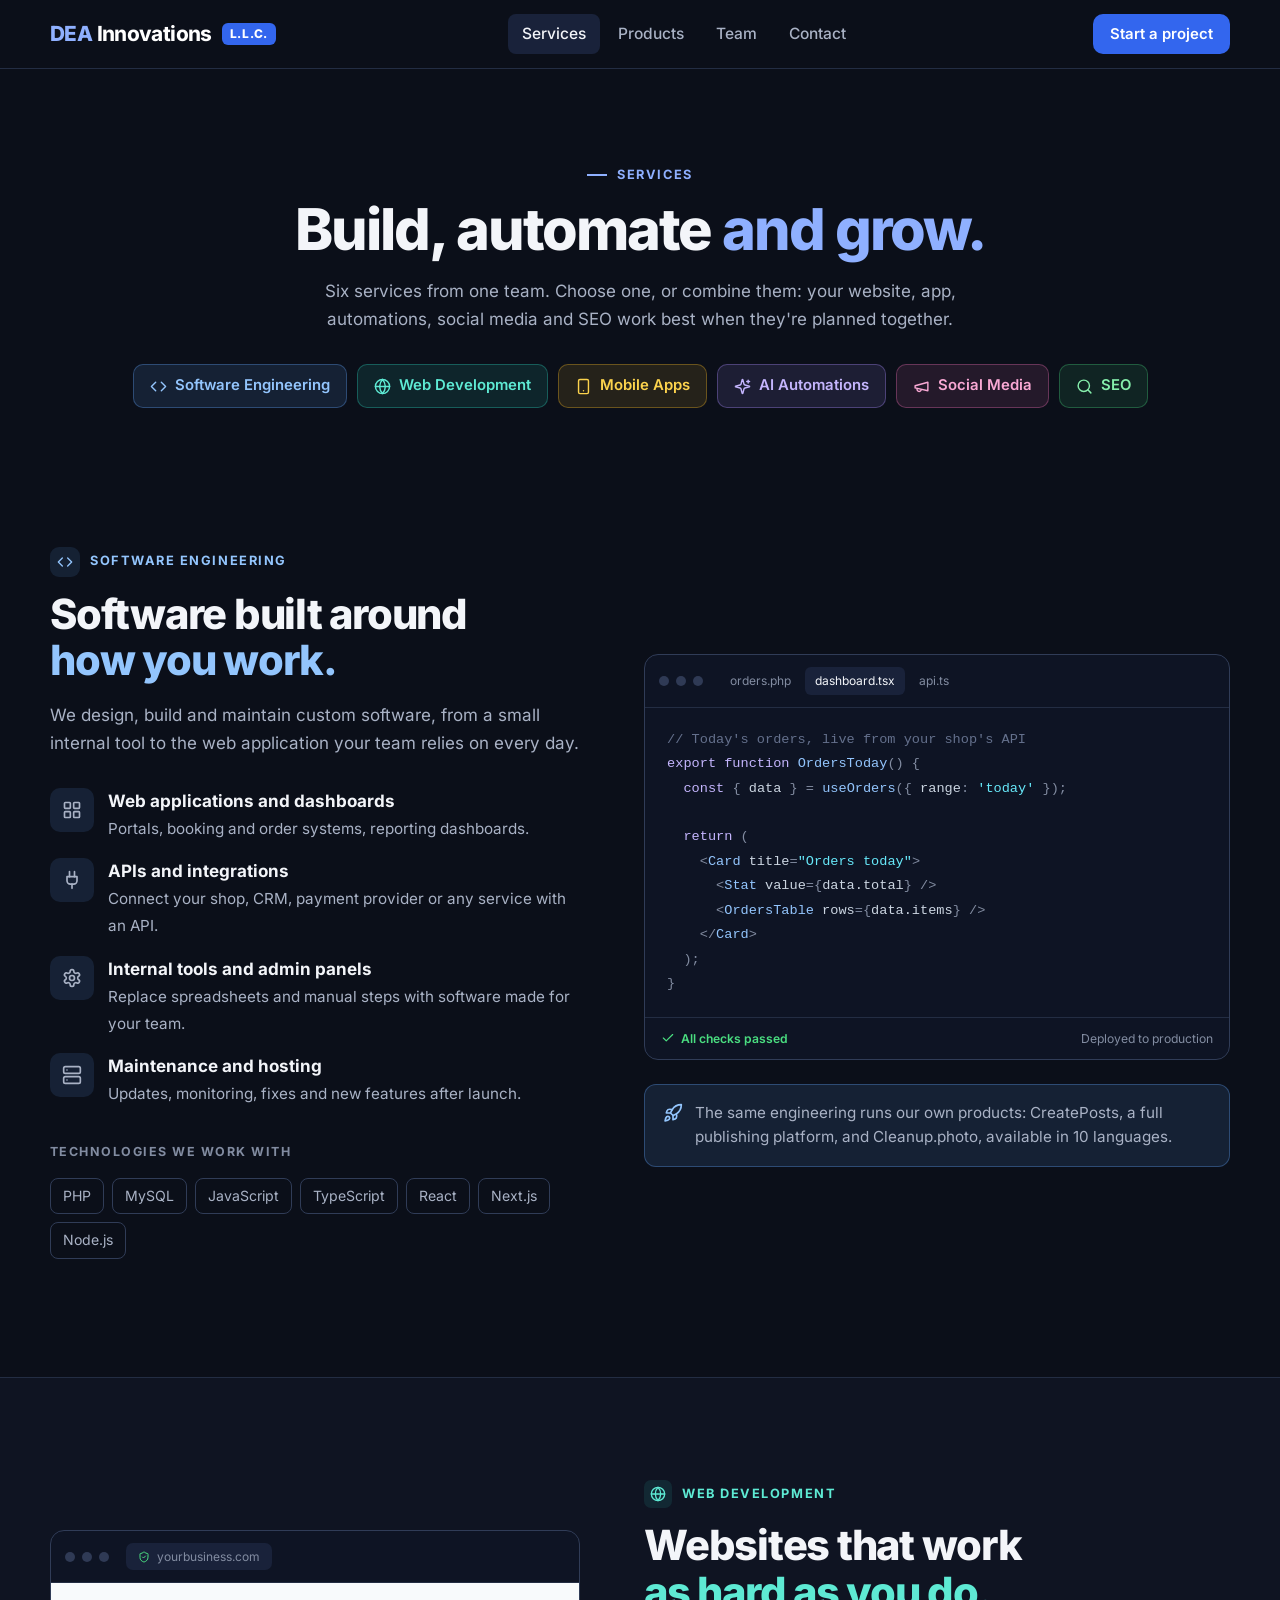
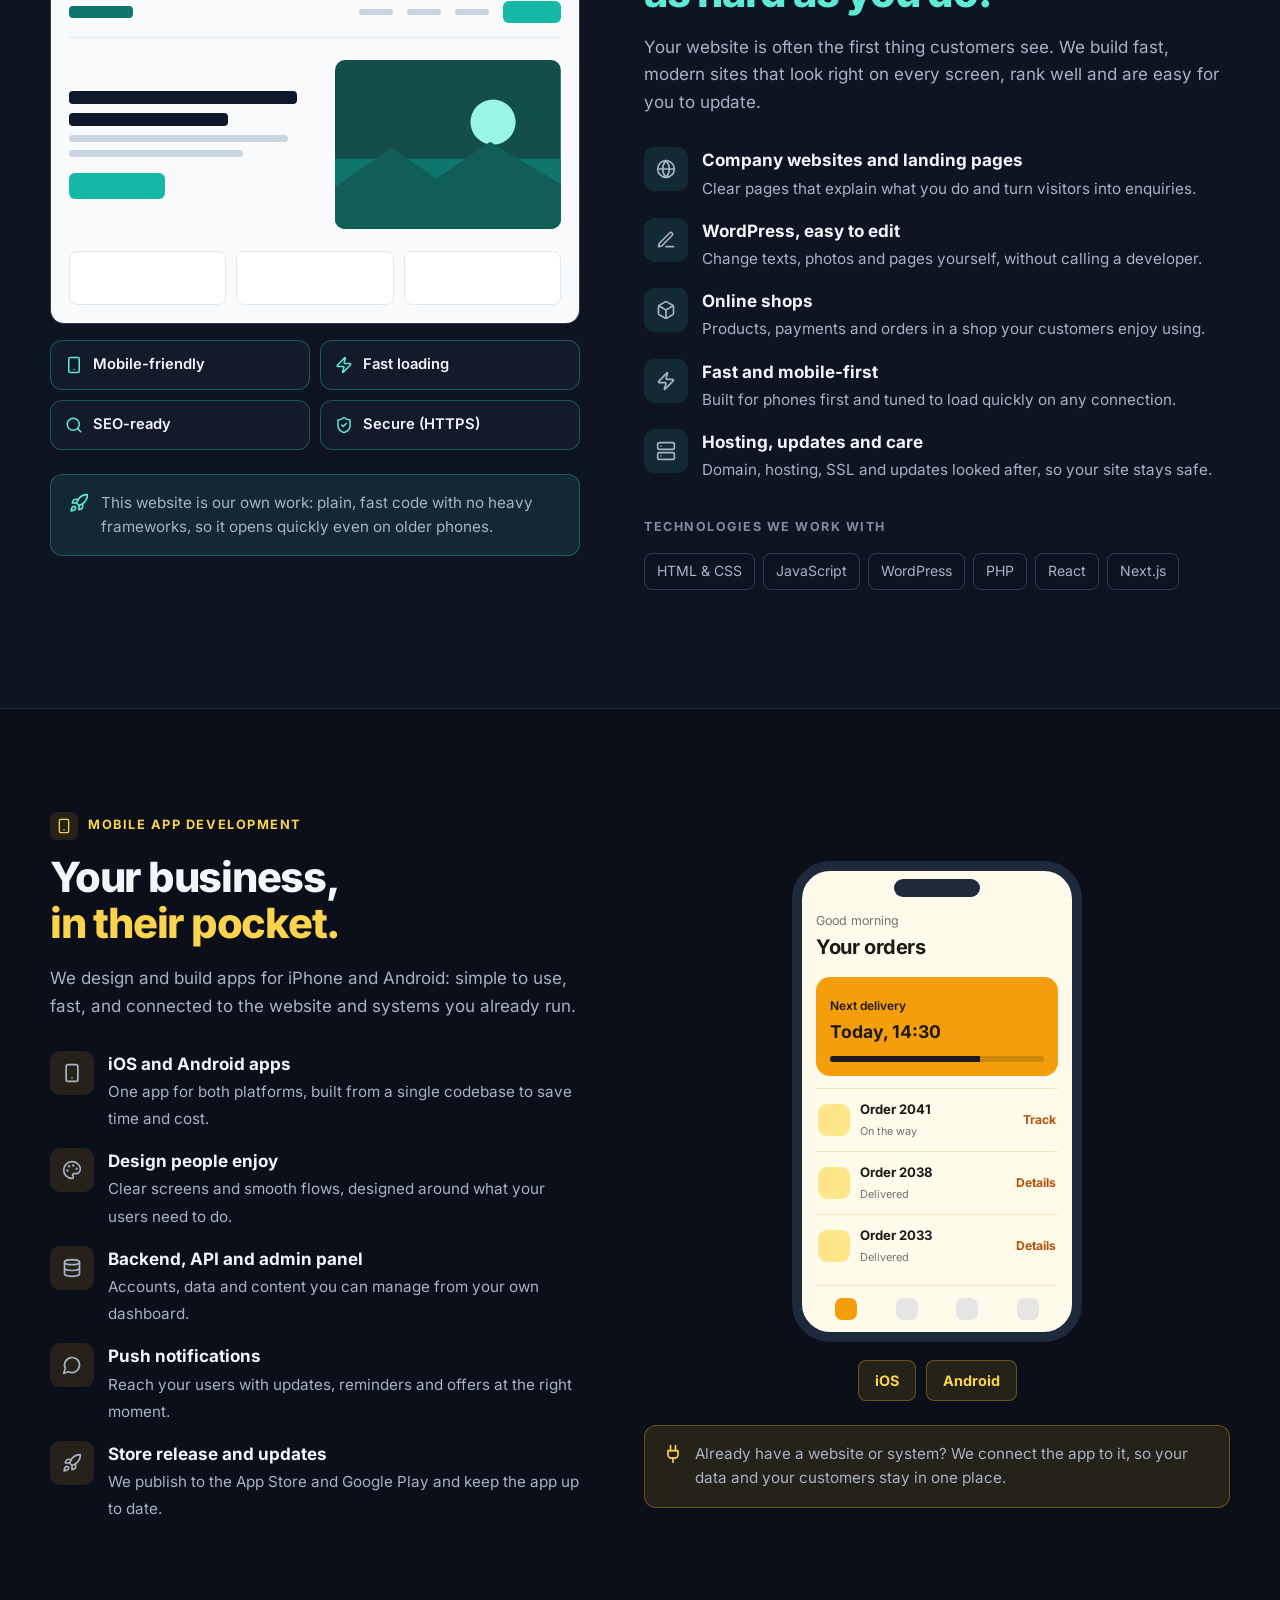
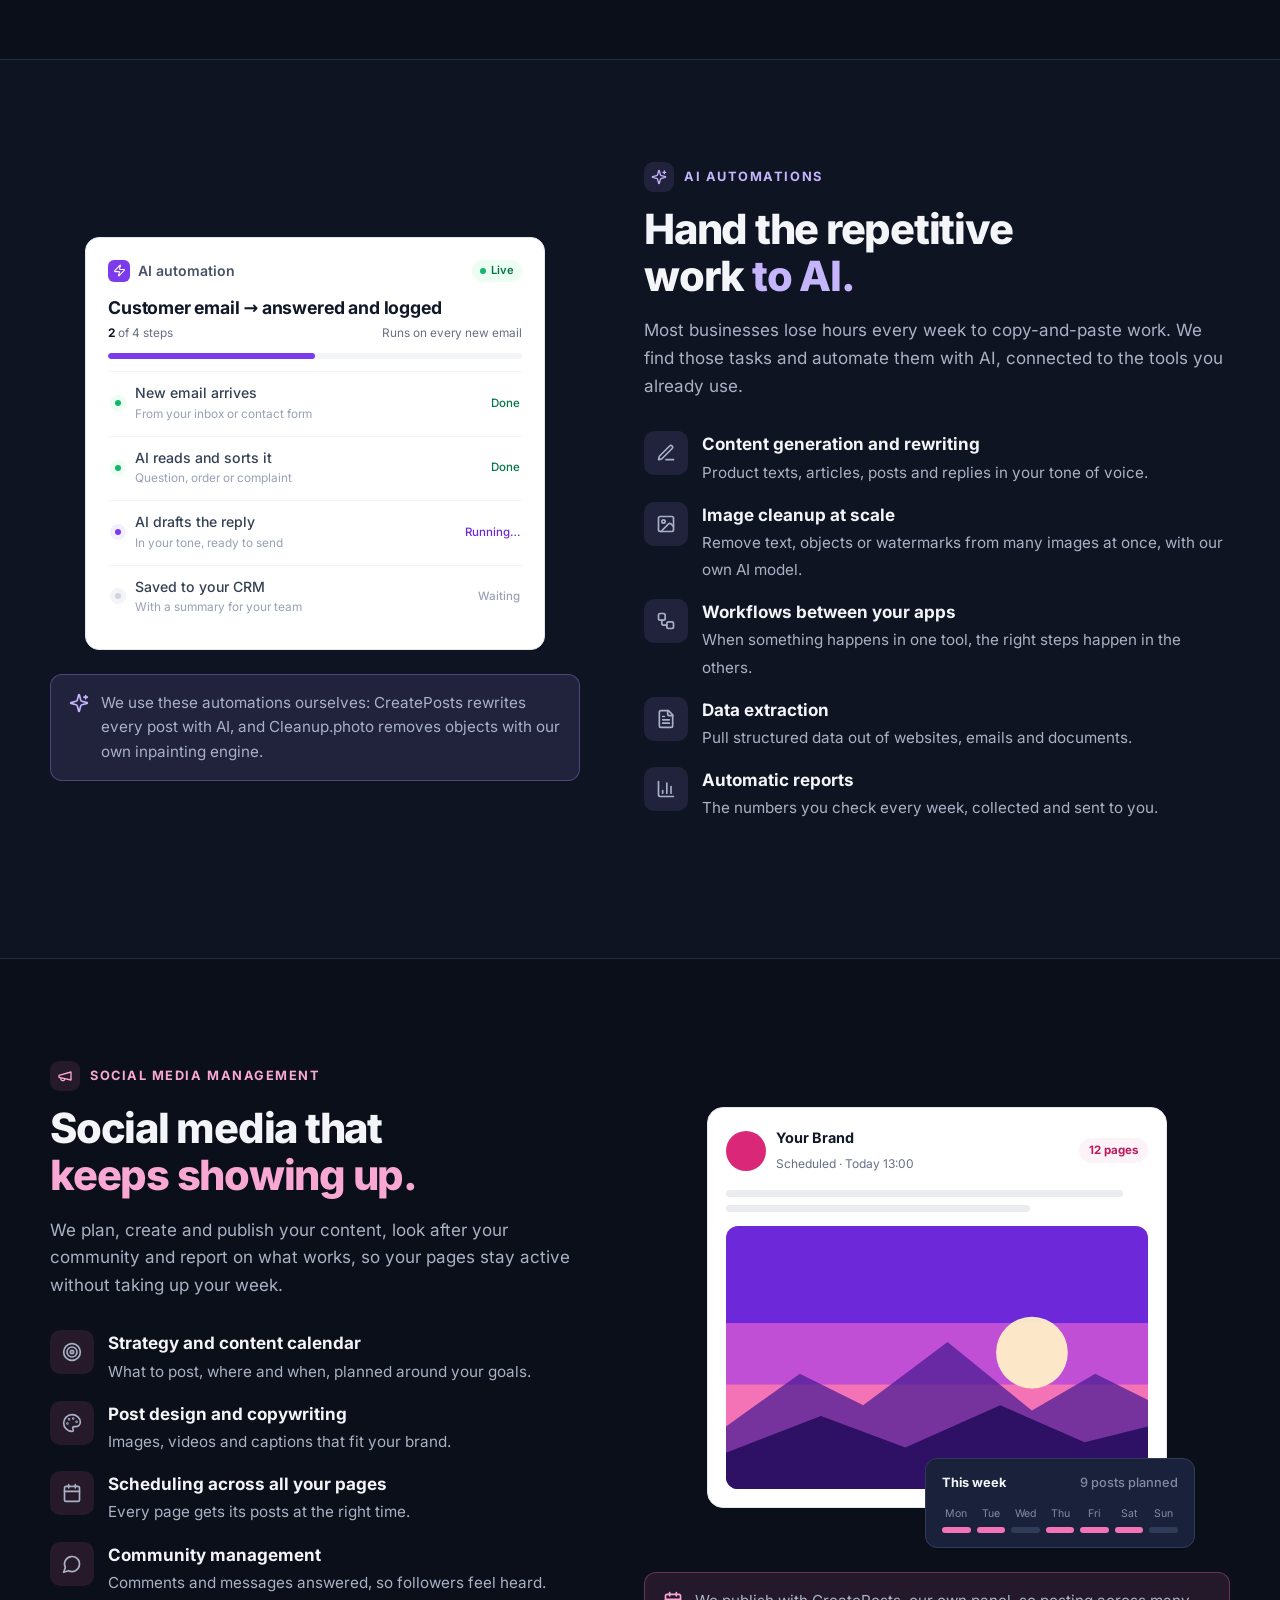
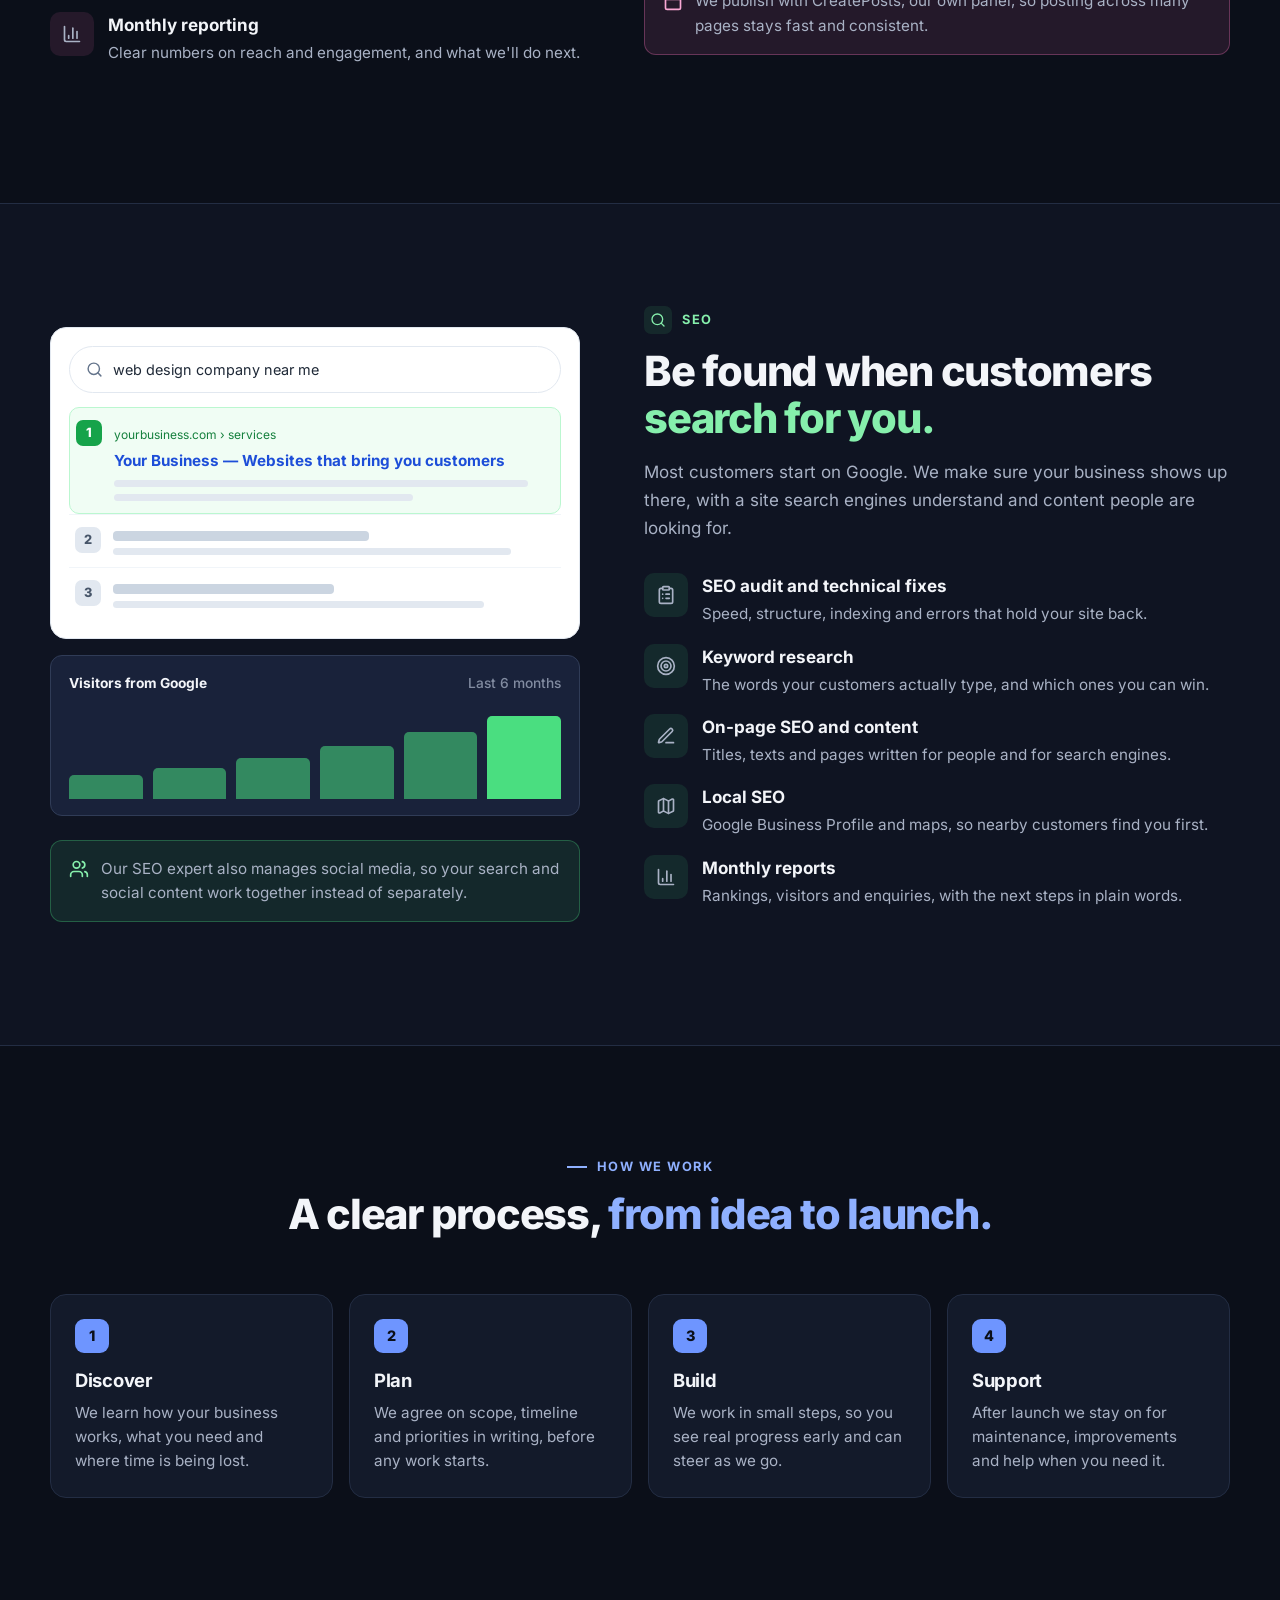
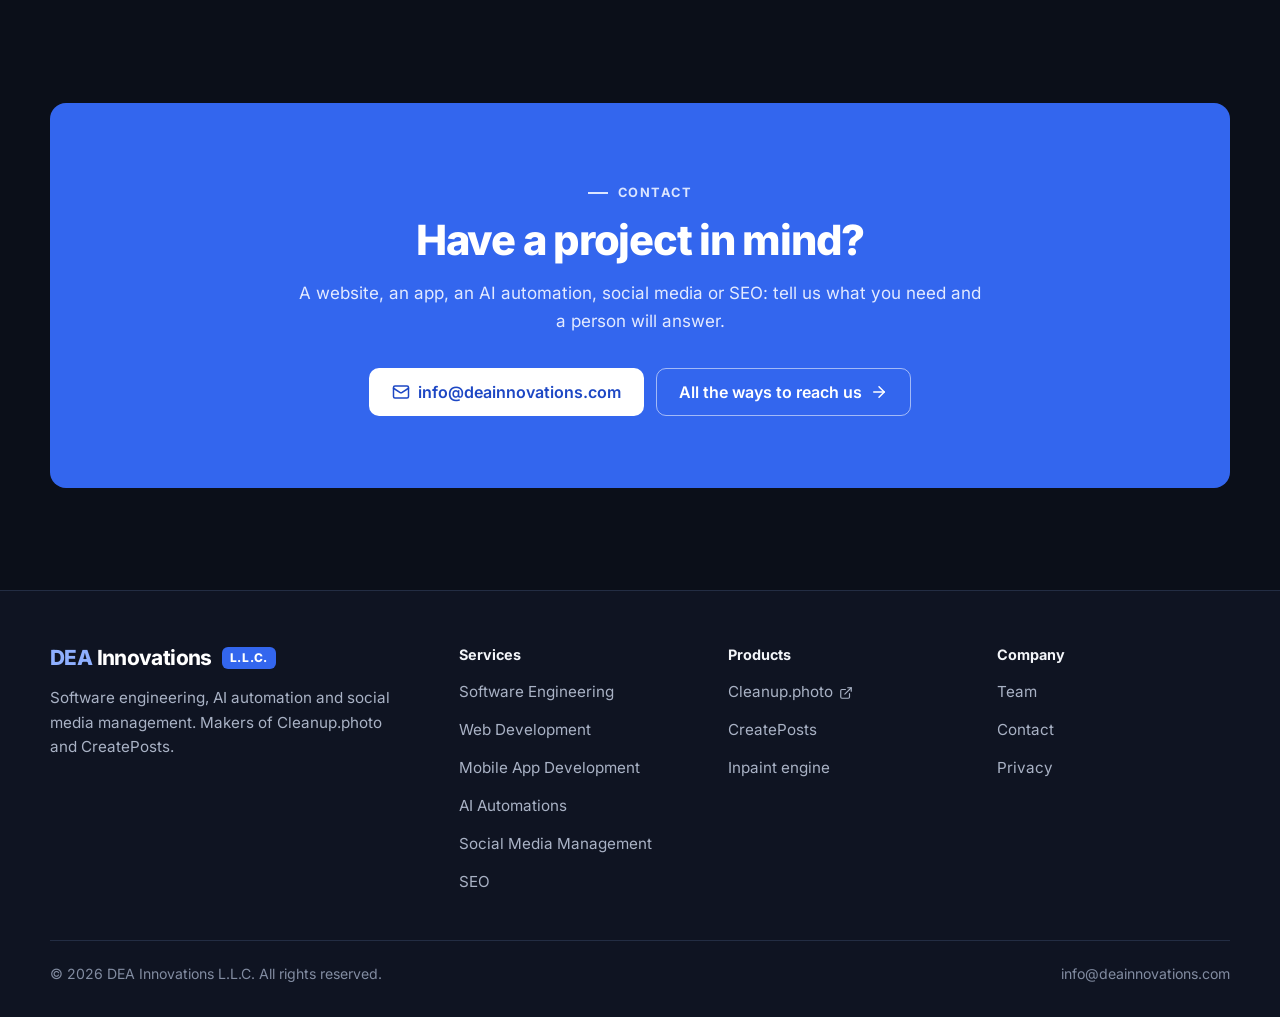
<file: services.html>
<!doctype html>
<html lang="en">
<head>
  <meta charset="utf-8">
  <meta name="viewport" content="width=device-width, initial-scale=1">

  <title>Services — DEA Innovations</title>
  <meta name="description" content="Software engineering, web development, mobile apps, AI automations, social media management and SEO from one team.">
  <link rel="canonical" href="https://deainnovations.com/services.html">
  <meta name="theme-color" content="#05070e">

  <link rel="icon" href="assets/img/favicon.svg" type="image/svg+xml">
  <link rel="apple-touch-icon" href="assets/img/apple-touch-icon.png">

  <meta property="og:type" content="website">
  <meta property="og:site_name" content="DEA Innovations">
  <meta property="og:url" content="https://deainnovations.com/services.html">
  <meta property="og:title" content="Services — DEA Innovations">
  <meta property="og:description" content="Software engineering, web development, mobile apps, AI automations, social media management and SEO from one team.">
  <meta property="og:image" content="https://deainnovations.com/assets/img/og.png">
  <meta property="og:image:width" content="1200">
  <meta property="og:image:height" content="630">
  <meta name="twitter:card" content="summary_large_image">

  <link rel="preload" href="assets/fonts/inter-latin.woff2" as="font" type="font/woff2" crossorigin>
  <link rel="stylesheet" href="assets/css/styles.css?v=7">
  <script defer src="assets/js/main.js?v=7"></script>
  <script type="application/ld+json">
  {
    "@context": "https://schema.org",
    "@graph": [
      {
        "@type": "Organization",
        "@id": "https://deainnovations.com/#organization",
        "name": "DEA Innovations",
        "legalName": "DEA Innovations L.L.C.",
        "url": "https://deainnovations.com/",
        "logo": "https://deainnovations.com/assets/img/dea-mark.svg",
        "email": "info@deainnovations.com",
        "description": "Software company offering software engineering, web development, mobile app development, AI automations, social media management and SEO. Makers of Cleanup.photo and CreatePosts."
      },
      {
        "@type": "Service",
        "name": "Software Engineering",
        "description": "Custom web applications, dashboards, APIs, integrations and internal tools, built and maintained.",
        "provider": {
          "@id": "https://deainnovations.com/#organization"
        },
        "serviceType": "Software Engineering"
      },
      {
        "@type": "Service",
        "name": "Web Development",
        "description": "Company websites, landing pages, WordPress sites and online shops: fast, mobile-first and easy to update.",
        "provider": {
          "@id": "https://deainnovations.com/#organization"
        },
        "serviceType": "Web Development"
      },
      {
        "@type": "Service",
        "name": "Mobile App Development",
        "description": "iOS and Android apps from one codebase, with backend, admin panel and store release.",
        "provider": {
          "@id": "https://deainnovations.com/#organization"
        },
        "serviceType": "Mobile App Development"
      },
      {
        "@type": "Service",
        "name": "AI Automations",
        "description": "Automating repetitive work with AI: content, images, data and workflows between business tools.",
        "provider": {
          "@id": "https://deainnovations.com/#organization"
        },
        "serviceType": "AI Automations"
      },
      {
        "@type": "Service",
        "name": "Social Media Management",
        "description": "Strategy, content creation, scheduling, community management and reporting for social media pages.",
        "provider": {
          "@id": "https://deainnovations.com/#organization"
        },
        "serviceType": "Social Media Management"
      },
      {
        "@type": "Service",
        "name": "SEO",
        "description": "Search engine optimisation: audits, technical fixes, keyword research, content, local SEO and monthly reports.",
        "provider": {
          "@id": "https://deainnovations.com/#organization"
        },
        "serviceType": "SEO"
      }
    ]
  }
  </script>
</head>
<body>
  <a class="skip-link" href="#main">Skip to content</a>

  <svg width="0" height="0" style="position:absolute" aria-hidden="true" focusable="false">
    <symbol id="i-menu" viewBox="0 0 24 24"><path d="M4 7h16M4 12h16M4 17h16"/></symbol>
    <symbol id="i-x" viewBox="0 0 24 24"><path d="M18 6 6 18M6 6l12 12"/></symbol>
    <symbol id="i-code" viewBox="0 0 24 24"><path d="m16 18 6-6-6-6"/><path d="m8 6-6 6 6 6"/></symbol>
    <symbol id="i-globe" viewBox="0 0 24 24"><circle cx="12" cy="12" r="10"/><path d="M12 2a14.5 14.5 0 0 0 0 20 14.5 14.5 0 0 0 0-20"/><path d="M2 12h20"/></symbol>
    <symbol id="i-phone" viewBox="0 0 24 24"><rect x="5" y="2" width="14" height="20" rx="2"/><path d="M12 18h.01"/></symbol>
    <symbol id="i-sparkles" viewBox="0 0 24 24"><path d="M9.94 15.5A2 2 0 0 0 8.5 14.06l-6.14-1.58a.5.5 0 0 1 0-.96L8.5 9.94A2 2 0 0 0 9.94 8.5l1.58-6.14a.5.5 0 0 1 .96 0l1.58 6.14a2 2 0 0 0 1.44 1.44l6.14 1.58a.5.5 0 0 1 0 .96l-6.14 1.58a2 2 0 0 0-1.44 1.44l-1.58 6.14a.5.5 0 0 1-.96 0z"/><path d="M20 3v4M22 5h-4"/></symbol>
    <symbol id="i-megaphone" viewBox="0 0 24 24"><path d="m3 11 18-5v12L3 14v-3z"/><path d="M11.6 16.8a3 3 0 1 1-5.8-1.6"/></symbol>
    <symbol id="i-search" viewBox="0 0 24 24"><circle cx="11" cy="11" r="8"/><path d="m21 21-4.3-4.3"/></symbol>
    <symbol id="i-grid" viewBox="0 0 24 24"><rect x="3" y="3" width="7" height="7" rx="1"/><rect x="14" y="3" width="7" height="7" rx="1"/><rect x="14" y="14" width="7" height="7" rx="1"/><rect x="3" y="14" width="7" height="7" rx="1"/></symbol>
    <symbol id="i-plug" viewBox="0 0 24 24"><path d="M12 22v-5"/><path d="M9 8V2"/><path d="M15 8V2"/><path d="M18 8v5a4 4 0 0 1-4 4h-4a4 4 0 0 1-4-4V8Z"/></symbol>
    <symbol id="i-settings" viewBox="0 0 24 24"><path d="M12.22 2h-.44a2 2 0 0 0-2 2v.18a2 2 0 0 1-1 1.73l-.43.25a2 2 0 0 1-2 0l-.15-.08a2 2 0 0 0-2.73.73l-.22.38a2 2 0 0 0 .73 2.73l.15.1a2 2 0 0 1 1 1.72v.51a2 2 0 0 1-1 1.74l-.15.09a2 2 0 0 0-.73 2.73l.22.38a2 2 0 0 0 2.73.73l.15-.08a2 2 0 0 1 2 0l.43.25a2 2 0 0 1 1 1.73V20a2 2 0 0 0 2 2h.44a2 2 0 0 0 2-2v-.18a2 2 0 0 1 1-1.73l.43-.25a2 2 0 0 1 2 0l.15.08a2 2 0 0 0 2.73-.73l.22-.39a2 2 0 0 0-.73-2.73l-.15-.08a2 2 0 0 1-1-1.74v-.5a2 2 0 0 1 1-1.74l.15-.09a2 2 0 0 0 .73-2.73l-.22-.38a2 2 0 0 0-2.73-.73l-.15.08a2 2 0 0 1-2 0l-.43-.25a2 2 0 0 1-1-1.73V4a2 2 0 0 0-2-2z"/><circle cx="12" cy="12" r="3"/></symbol>
    <symbol id="i-server" viewBox="0 0 24 24"><rect x="2" y="2" width="20" height="8" rx="2"/><rect x="2" y="14" width="20" height="8" rx="2"/><path d="M6 6h.01M6 18h.01"/></symbol>
    <symbol id="i-check" viewBox="0 0 24 24"><path d="M20 6 9 17l-5-5"/></symbol>
    <symbol id="i-rocket" viewBox="0 0 24 24"><path d="M4.5 16.5c-1.5 1.26-2 5-2 5s3.74-.5 5-2c.71-.84.7-2.13-.09-2.91a2.18 2.18 0 0 0-2.91-.09z"/><path d="m12 15-3-3a22 22 0 0 1 2-3.95A12.88 12.88 0 0 1 22 2c0 2.72-.78 7.5-6 11a22.35 22.35 0 0 1-4 2z"/><path d="M9 12H4s.55-3.03 2-4c1.62-1.08 5 0 5 0"/><path d="M12 15v5s3.03-.55 4-2c1.08-1.62 0-5 0-5"/></symbol>
    <symbol id="i-pen" viewBox="0 0 24 24"><path d="M12 20h9"/><path d="M16.38 3.62a1 1 0 0 1 3 3L7.37 18.64a2 2 0 0 1-.86.5l-2.87.84a.5.5 0 0 1-.62-.62l.84-2.87a2 2 0 0 1 .5-.86z"/></symbol>
    <symbol id="i-box" viewBox="0 0 24 24"><path d="M21 8a2 2 0 0 0-1-1.73l-7-4a2 2 0 0 0-2 0l-7 4A2 2 0 0 0 3 8v8a2 2 0 0 0 1 1.73l7 4a2 2 0 0 0 2 0l7-4A2 2 0 0 0 21 16Z"/><path d="m3.3 7 8.7 5 8.7-5"/><path d="M12 22V12"/></symbol>
    <symbol id="i-zap" viewBox="0 0 24 24"><path d="M4 14a1 1 0 0 1-.78-1.63l9.9-10.2a.5.5 0 0 1 .86.46l-1.92 6.02A1 1 0 0 0 13 10h7a1 1 0 0 1 .78 1.63l-9.9 10.2a.5.5 0 0 1-.86-.46l1.92-6.02A1 1 0 0 0 11 14z"/></symbol>
    <symbol id="i-shield" viewBox="0 0 24 24"><path d="M20 13c0 5-3.5 7.5-7.66 8.95a1 1 0 0 1-.67-.01C7.5 20.5 4 18 4 13V6a1 1 0 0 1 1-1c2 0 4.5-1.2 6.24-2.72a1.17 1.17 0 0 1 1.52 0C14.51 3.81 17 5 19 5a1 1 0 0 1 1 1z"/><path d="m9 12 2 2 4-4"/></symbol>
    <symbol id="i-palette" viewBox="0 0 24 24"><circle cx="13.5" cy="6.5" r=".5"/><circle cx="17.5" cy="10.5" r=".5"/><circle cx="8.5" cy="7.5" r=".5"/><circle cx="6.5" cy="12.5" r=".5"/><path d="M12 2C6.5 2 2 6.5 2 12s4.5 10 10 10c.93 0 1.65-.75 1.65-1.69 0-.44-.18-.84-.44-1.13-.29-.29-.44-.65-.44-1.13a1.64 1.64 0 0 1 1.67-1.67h2c3.05 0 5.55-2.5 5.55-5.55C21.97 6.01 17.46 2 12 2z"/></symbol>
    <symbol id="i-database" viewBox="0 0 24 24"><ellipse cx="12" cy="5" rx="9" ry="3"/><path d="M3 5v14a9 3 0 0 0 18 0V5"/><path d="M3 12a9 3 0 0 0 18 0"/></symbol>
    <symbol id="i-message" viewBox="0 0 24 24"><path d="M7.9 20A9 9 0 1 0 4 16.1L2 22Z"/></symbol>
    <symbol id="i-image" viewBox="0 0 24 24"><rect x="3" y="3" width="18" height="18" rx="2"/><circle cx="9" cy="9" r="2"/><path d="m21 15-3.09-3.09a2 2 0 0 0-2.82 0L6 21"/></symbol>
    <symbol id="i-workflow" viewBox="0 0 24 24"><rect x="3" y="3" width="8" height="8" rx="2"/><path d="M7 11v4a2 2 0 0 0 2 2h4"/><rect x="13" y="13" width="8" height="8" rx="2"/></symbol>
    <symbol id="i-file" viewBox="0 0 24 24"><path d="M15 2H6a2 2 0 0 0-2 2v16a2 2 0 0 0 2 2h12a2 2 0 0 0 2-2V7Z"/><path d="M14 2v4a2 2 0 0 0 2 2h4"/><path d="M10 9H8M16 13H8M16 17H8"/></symbol>
    <symbol id="i-chart" viewBox="0 0 24 24"><path d="M3 3v16a2 2 0 0 0 2 2h16"/><path d="M18 17V9"/><path d="M13 17V5"/><path d="M8 17v-3"/></symbol>
    <symbol id="i-target" viewBox="0 0 24 24"><circle cx="12" cy="12" r="10"/><circle cx="12" cy="12" r="6"/><circle cx="12" cy="12" r="2"/></symbol>
    <symbol id="i-calendar" viewBox="0 0 24 24"><rect x="3" y="4" width="18" height="18" rx="2"/><path d="M16 2v4M8 2v4M3 10h18"/></symbol>
    <symbol id="i-clipboard" viewBox="0 0 24 24"><rect width="8" height="4" x="8" y="2" rx="1"/><path d="M16 4h2a2 2 0 0 1 2 2v14a2 2 0 0 1-2 2H6a2 2 0 0 1-2-2V6a2 2 0 0 1 2-2h2"/><path d="M12 11h4M12 16h4M8 11h.01M8 16h.01"/></symbol>
    <symbol id="i-map" viewBox="0 0 24 24"><path d="M14.11 5.55a2 2 0 0 0 1.78 0l3.66-1.83A1 1 0 0 1 21 4.62v12.76a1 1 0 0 1-.55.9l-4.56 2.27a2 2 0 0 1-1.78 0l-4.22-2.1a2 2 0 0 0-1.78 0l-3.66 1.83A1 1 0 0 1 3 19.38V6.62a1 1 0 0 1 .55-.9l4.56-2.27a2 2 0 0 1 1.78 0z"/><path d="M15 5.76v15M9 3.24v15"/></symbol>
    <symbol id="i-users" viewBox="0 0 24 24"><path d="M16 21v-2a4 4 0 0 0-4-4H6a4 4 0 0 0-4 4v2"/><circle cx="9" cy="7" r="4"/><path d="M22 21v-2a4 4 0 0 0-3-3.87"/><path d="M16 3.13a4 4 0 0 1 0 7.75"/></symbol>
    <symbol id="i-mail" viewBox="0 0 24 24"><rect x="2" y="4" width="20" height="16" rx="2"/><path d="m22 7-8.97 5.7a1.94 1.94 0 0 1-2.06 0L2 7"/></symbol>
    <symbol id="i-arrow" viewBox="0 0 24 24"><path d="M5 12h14"/><path d="m12 5 7 7-7 7"/></symbol>
    <symbol id="i-external" viewBox="0 0 24 24"><path d="M15 3h6v6"/><path d="M10 14 21 3"/><path d="M18 13v6a2 2 0 0 1-2 2H5a2 2 0 0 1-2-2V8a2 2 0 0 1 2-2h6"/></symbol>
  </svg>

  <header class="site-header">
    <div class="container header-inner">
      <a class="brand" href="index.html" aria-label="DEA Innovations L.L.C., home">
        <span class="brand-name"><b>DEA</b> Innovations</span>
        <span class="brand-llc">L.L.C.</span>
      </a>

      <nav id="site-nav" class="site-nav" aria-label="Main">
        <ul>
          <li><a href="services.html" aria-current="page">Services</a></li>
          <li><a href="products.html">Products</a></li>
          <li><a href="team.html">Team</a></li>
          <li><a href="contact.html">Contact</a></li>
        </ul>
      </nav>

      <div class="header-actions">
        <a class="btn btn-primary btn-small header-cta" href="contact.html">Start a project</a>
        <button class="nav-toggle" type="button" aria-controls="site-nav" aria-expanded="false" aria-label="Open menu">
          <svg class="icon icon-open" aria-hidden="true"><use href="#i-menu"/></svg>
          <svg class="icon icon-close" aria-hidden="true"><use href="#i-x"/></svg>
        </button>
      </div>
    </div>
  </header>

  <main id="main">
<!-- ================================================================ Hero -->
    <section class="page-hero is-centered" aria-labelledby="page-title">
      <div class="container" style="position: relative">
        <p class="kicker kicker-line">Services</p>
        <h1 id="page-title">Build, automate <span class="hl">and grow.</span></h1>
        <p class="lead">Six services from one team. Choose one, or combine them: your website, app, automations, social media and SEO work best when they're planned together.</p>
        <ul class="anchor-chips">
          <li class="theme-software"><a href="#software"><svg class="icon" aria-hidden="true"><use href="#i-code"/></svg>Software Engineering</a></li>
          <li class="theme-web"><a href="#web"><svg class="icon" aria-hidden="true"><use href="#i-globe"/></svg>Web Development</a></li>
          <li class="theme-mobile"><a href="#mobile"><svg class="icon" aria-hidden="true"><use href="#i-phone"/></svg>Mobile Apps</a></li>
          <li class="theme-ai"><a href="#ai"><svg class="icon" aria-hidden="true"><use href="#i-sparkles"/></svg>AI Automations</a></li>
          <li class="theme-social"><a href="#social"><svg class="icon" aria-hidden="true"><use href="#i-megaphone"/></svg>Social Media</a></li>
          <li class="theme-seo"><a href="#seo"><svg class="icon" aria-hidden="true"><use href="#i-search"/></svg>SEO</a></li>
        </ul>
      </div>
    </section>

    <!-- ================================================ Software Engineering -->
    <section id="software" class="section theme-software" aria-labelledby="software-title">
      <div class="container split">
        <div>
          <p class="kicker"><span class="icon-tile" style="width: 30px; height: 30px; border-radius: 9px"><svg class="icon" style="width: 16px; height: 16px" aria-hidden="true"><use href="#i-code"/></svg></span>Software Engineering</p>
          <h2 id="software-title">Software built around <span class="hl">how you work.</span></h2>
          <p class="lead">We design, build and maintain custom software, from a small internal tool to the web application your team relies on every day.</p>

          <ul class="removal-list">
            <li><span class="icon-tile"><svg class="icon" aria-hidden="true"><use href="#i-grid"/></svg></span><div><strong>Web applications and dashboards</strong><span>Portals, booking and order systems, reporting dashboards.</span></div></li>
            <li><span class="icon-tile"><svg class="icon" aria-hidden="true"><use href="#i-plug"/></svg></span><div><strong>APIs and integrations</strong><span>Connect your shop, CRM, payment provider or any service with an API.</span></div></li>
            <li><span class="icon-tile"><svg class="icon" aria-hidden="true"><use href="#i-settings"/></svg></span><div><strong>Internal tools and admin panels</strong><span>Replace spreadsheets and manual steps with software made for your team.</span></div></li>
            <li><span class="icon-tile"><svg class="icon" aria-hidden="true"><use href="#i-server"/></svg></span><div><strong>Maintenance and hosting</strong><span>Updates, monitoring, fixes and new features after launch.</span></div></li>
          </ul>

          <p class="mini-title">Technologies we work with</p>
          <ul class="tag-list">
            <li class="tag">PHP</li>
            <li class="tag">MySQL</li>
            <li class="tag">JavaScript</li>
            <li class="tag">TypeScript</li>
            <li class="tag">React</li>
            <li class="tag">Next.js</li>
            <li class="tag">Node.js</li>
          </ul>
        </div>

        <div aria-hidden="true">
          <div class="window code-window">
            <div class="window-bar">
              <span class="dot"></span><span class="dot"></span><span class="dot"></span>
              <span class="code-tabs"><span class="code-tab">orders.php</span><span class="code-tab is-active">dashboard.tsx</span><span class="code-tab">api.ts</span></span>
            </div>
<pre><code><span class="tok-c">// Today's orders, live from your shop's API</span>
<span class="tok-k">export function</span> <span class="tok-f">OrdersToday</span><span class="tok-p">() {</span>
  <span class="tok-k">const</span> <span class="tok-p">{</span> data <span class="tok-p">} =</span> <span class="tok-f">useOrders</span><span class="tok-p">({</span> range<span class="tok-p">:</span> <span class="tok-s">'today'</span> <span class="tok-p">});</span>

  <span class="tok-k">return</span> <span class="tok-p">(</span>
    <span class="tok-p">&lt;</span><span class="tok-f">Card</span> title<span class="tok-p">=</span><span class="tok-s">"Orders today"</span><span class="tok-p">&gt;</span>
      <span class="tok-p">&lt;</span><span class="tok-f">Stat</span> value<span class="tok-p">={</span>data.total<span class="tok-p">} /&gt;</span>
      <span class="tok-p">&lt;</span><span class="tok-f">OrdersTable</span> rows<span class="tok-p">={</span>data.items<span class="tok-p">} /&gt;</span>
    <span class="tok-p">&lt;/</span><span class="tok-f">Card</span><span class="tok-p">&gt;</span>
  <span class="tok-p">);</span>
<span class="tok-p">}</span></code></pre>
            <div class="code-status">
              <span class="ok"><svg class="icon"><use href="#i-check"/></svg>All checks passed</span>
              <span>Deployed to production</span>
            </div>
          </div>
          <div class="service-proof">
            <svg class="icon" aria-hidden="true"><use href="#i-rocket"/></svg>
            <span>The same engineering runs our own products: CreatePosts, a full publishing platform, and Cleanup.photo, available in 10 languages.</span>
          </div>
        </div>
      </div>
    </section>

    <!-- ===================================================== Web Development -->
    <section id="web" class="section section-alt theme-web" aria-labelledby="web-title">
      <div class="container split is-reversed">
        <div>
          <p class="kicker"><span class="icon-tile"><svg class="icon" style="width: 16px; height: 16px" aria-hidden="true"><use href="#i-globe"/></svg></span>Web Development</p>
          <h2 id="web-title">Websites that work <span class="hl">as hard as you do.</span></h2>
          <p class="lead">Your website is often the first thing customers see. We build fast, modern sites that look right on every screen, rank well and are easy for you to update.</p>

          <ul class="removal-list">
            <li><span class="icon-tile"><svg class="icon" aria-hidden="true"><use href="#i-globe"/></svg></span><div><strong>Company websites and landing pages</strong><span>Clear pages that explain what you do and turn visitors into enquiries.</span></div></li>
            <li><span class="icon-tile"><svg class="icon" aria-hidden="true"><use href="#i-pen"/></svg></span><div><strong>WordPress, easy to edit</strong><span>Change texts, photos and pages yourself, without calling a developer.</span></div></li>
            <li><span class="icon-tile"><svg class="icon" aria-hidden="true"><use href="#i-box"/></svg></span><div><strong>Online shops</strong><span>Products, payments and orders in a shop your customers enjoy using.</span></div></li>
            <li><span class="icon-tile"><svg class="icon" aria-hidden="true"><use href="#i-zap"/></svg></span><div><strong>Fast and mobile-first</strong><span>Built for phones first and tuned to load quickly on any connection.</span></div></li>
            <li><span class="icon-tile"><svg class="icon" aria-hidden="true"><use href="#i-server"/></svg></span><div><strong>Hosting, updates and care</strong><span>Domain, hosting, SSL and updates looked after, so your site stays safe.</span></div></li>
          </ul>

          <p class="mini-title">Technologies we work with</p>
          <ul class="tag-list">
            <li class="tag">HTML &amp; CSS</li>
            <li class="tag">JavaScript</li>
            <li class="tag">WordPress</li>
            <li class="tag">PHP</li>
            <li class="tag">React</li>
            <li class="tag">Next.js</li>
          </ul>
        </div>

        <div aria-hidden="true">
          <div class="window site-window">
            <div class="window-bar">
              <span class="dot"></span><span class="dot"></span><span class="dot"></span>
              <span class="url-pill"><svg class="icon"><use href="#i-shield"/></svg>yourbusiness.com</span>
            </div>
            <div class="site-mock">
              <div class="mock-nav"><span class="site-logo"></span><i></i><i></i><i></i><span class="site-btn"></span></div>
              <div class="site-hero">
                <div>
                  <span class="site-line" style="width: 92%"></span>
                  <span class="site-line" style="width: 64%"></span>
                  <span class="site-text" style="width: 88%"></span>
                  <span class="site-text" style="width: 70%"></span>
                  <span class="site-cta"></span>
                </div>
                <div class="site-img">
                  <svg viewBox="0 0 160 120" preserveAspectRatio="xMidYMid slice"><rect width="160" height="120" fill="#134e4a"/><rect y="70" width="160" height="50" fill="#0f766e"/><circle cx="112" cy="44" r="16" fill="#99f6e4"/><path d="M0 90L40 62L72 84L110 58L160 88V120H0Z" fill="#115e59"/></svg>
                </div>
              </div>
              <div class="site-cards"><span></span><span></span><span></span></div>
            </div>
          </div>
          <ul class="check-strip">
            <li><svg class="icon"><use href="#i-phone"/></svg>Mobile-friendly</li>
            <li><svg class="icon"><use href="#i-zap"/></svg>Fast loading</li>
            <li><svg class="icon"><use href="#i-search"/></svg>SEO-ready</li>
            <li><svg class="icon"><use href="#i-shield"/></svg>Secure (HTTPS)</li>
          </ul>
          <div class="service-proof">
            <svg class="icon" aria-hidden="true"><use href="#i-rocket"/></svg>
            <span>This website is our own work: plain, fast code with no heavy frameworks, so it opens quickly even on older phones.</span>
          </div>
        </div>
      </div>
    </section>

    <!-- ============================================== Mobile App Development -->
    <section id="mobile" class="section theme-mobile" aria-labelledby="mobile-title">
      <div class="container split">
        <div>
          <p class="kicker"><span class="icon-tile"><svg class="icon" style="width: 16px; height: 16px" aria-hidden="true"><use href="#i-phone"/></svg></span>Mobile App Development</p>
          <h2 id="mobile-title">Your business, <span class="hl">in their pocket.</span></h2>
          <p class="lead">We design and build apps for iPhone and Android: simple to use, fast, and connected to the website and systems you already run.</p>

          <ul class="removal-list">
            <li><span class="icon-tile"><svg class="icon" aria-hidden="true"><use href="#i-phone"/></svg></span><div><strong>iOS and Android apps</strong><span>One app for both platforms, built from a single codebase to save time and cost.</span></div></li>
            <li><span class="icon-tile"><svg class="icon" aria-hidden="true"><use href="#i-palette"/></svg></span><div><strong>Design people enjoy</strong><span>Clear screens and smooth flows, designed around what your users need to do.</span></div></li>
            <li><span class="icon-tile"><svg class="icon" aria-hidden="true"><use href="#i-database"/></svg></span><div><strong>Backend, API and admin panel</strong><span>Accounts, data and content you can manage from your own dashboard.</span></div></li>
            <li><span class="icon-tile"><svg class="icon" aria-hidden="true"><use href="#i-message"/></svg></span><div><strong>Push notifications</strong><span>Reach your users with updates, reminders and offers at the right moment.</span></div></li>
            <li><span class="icon-tile"><svg class="icon" aria-hidden="true"><use href="#i-rocket"/></svg></span><div><strong>Store release and updates</strong><span>We publish to the App Store and Google Play and keep the app up to date.</span></div></li>
          </ul>
        </div>

        <div aria-hidden="true">
          <div class="phone-mock">
            <div class="phone">
              <div class="phone-notch"></div>
              <div class="app-head"><small>Good morning</small><b>Your orders</b></div>
              <div class="app-card">
                <small>Next delivery</small>
                <b>Today, 14:30</b>
                <span class="app-bar"><i style="width: 70%"></i></span>
              </div>
              <div class="app-row"><i></i><div><b>Order 2041</b><small>On the way</small></div><em>Track</em></div>
              <div class="app-row"><i></i><div><b>Order 2038</b><small>Delivered</small></div><em>Details</em></div>
              <div class="app-row"><i></i><div><b>Order 2033</b><small>Delivered</small></div><em>Details</em></div>
              <div class="app-tabs"><span class="is-on"></span><span></span><span></span><span></span></div>
            </div>
            <div class="platform-chips"><span>iOS</span><span>Android</span></div>
          </div>
          <div class="service-proof">
            <svg class="icon" aria-hidden="true"><use href="#i-plug"/></svg>
            <span>Already have a website or system? We connect the app to it, so your data and your customers stay in one place.</span>
          </div>
        </div>
      </div>
    </section>

    <!-- ====================================================== AI Automations -->
    <section id="ai" class="section section-alt theme-ai" aria-labelledby="ai-title">
      <div class="container split is-reversed">
        <div>
          <p class="kicker"><span class="icon-tile" style="width: 30px; height: 30px; border-radius: 9px"><svg class="icon" style="width: 16px; height: 16px" aria-hidden="true"><use href="#i-sparkles"/></svg></span>AI Automations</p>
          <h2 id="ai-title">Hand the repetitive work <span class="hl">to AI.</span></h2>
          <p class="lead">Most businesses lose hours every week to copy-and-paste work. We find those tasks and automate them with AI, connected to the tools you already use.</p>

          <ul class="removal-list">
            <li><span class="icon-tile"><svg class="icon" aria-hidden="true"><use href="#i-pen"/></svg></span><div><strong>Content generation and rewriting</strong><span>Product texts, articles, posts and replies in your tone of voice.</span></div></li>
            <li><span class="icon-tile"><svg class="icon" aria-hidden="true"><use href="#i-image"/></svg></span><div><strong>Image cleanup at scale</strong><span>Remove text, objects or watermarks from many images at once, with our own AI model.</span></div></li>
            <li><span class="icon-tile"><svg class="icon" aria-hidden="true"><use href="#i-workflow"/></svg></span><div><strong>Workflows between your apps</strong><span>When something happens in one tool, the right steps happen in the others.</span></div></li>
            <li><span class="icon-tile"><svg class="icon" aria-hidden="true"><use href="#i-file"/></svg></span><div><strong>Data extraction</strong><span>Pull structured data out of websites, emails and documents.</span></div></li>
            <li><span class="icon-tile"><svg class="icon" aria-hidden="true"><use href="#i-chart"/></svg></span><div><strong>Automatic reports</strong><span>The numbers you check every week, collected and sent to you.</span></div></li>
          </ul>
        </div>

        <div aria-hidden="true">
          <div class="job-card flow-card is-static">
            <div class="job-head">
              <span class="flow-icon"><svg class="icon"><use href="#i-zap"/></svg></span>
              <span>AI automation</span>
              <span class="live-pill">Live</span>
            </div>
            <p class="job-title">Customer email → answered and logged</p>
            <div class="job-meta"><span><b>2</b> of 4 steps</span><span>Runs on every new email</span></div>
            <div class="progress"><i style="width: 50%"></i></div>
            <ul class="job-rows">
              <li class="is-done"><span class="job-dot"></span><span>New email arrives<small>From your inbox or contact form</small></span><em>Done</em></li>
              <li class="is-done"><span class="job-dot"></span><span>AI reads and sorts it<small>Question, order or complaint</small></span><em>Done</em></li>
              <li class="is-active"><span class="job-dot"></span><span>AI drafts the reply<small>In your tone, ready to send</small></span><em>Running…</em></li>
              <li><span class="job-dot"></span><span>Saved to your CRM<small>With a summary for your team</small></span><em>Waiting</em></li>
            </ul>
          </div>
          <div class="service-proof">
            <svg class="icon" aria-hidden="true"><use href="#i-sparkles"/></svg>
            <span>We use these automations ourselves: CreatePosts rewrites every post with AI, and Cleanup.photo removes objects with our own inpainting engine.</span>
          </div>
        </div>
      </div>
    </section>

    <!-- ============================================= Social Media Management -->
    <section id="social" class="section theme-social" aria-labelledby="social-title">
      <div class="container split">
        <div>
          <p class="kicker"><span class="icon-tile" style="width: 30px; height: 30px; border-radius: 9px"><svg class="icon" style="width: 16px; height: 16px" aria-hidden="true"><use href="#i-megaphone"/></svg></span>Social Media Management</p>
          <h2 id="social-title">Social media that <span class="hl">keeps showing up.</span></h2>
          <p class="lead">We plan, create and publish your content, look after your community and report on what works, so your pages stay active without taking up your week.</p>

          <ul class="removal-list">
            <li><span class="icon-tile"><svg class="icon" aria-hidden="true"><use href="#i-target"/></svg></span><div><strong>Strategy and content calendar</strong><span>What to post, where and when, planned around your goals.</span></div></li>
            <li><span class="icon-tile"><svg class="icon" aria-hidden="true"><use href="#i-palette"/></svg></span><div><strong>Post design and copywriting</strong><span>Images, videos and captions that fit your brand.</span></div></li>
            <li><span class="icon-tile"><svg class="icon" aria-hidden="true"><use href="#i-calendar"/></svg></span><div><strong>Scheduling across all your pages</strong><span>Every page gets its posts at the right time.</span></div></li>
            <li><span class="icon-tile"><svg class="icon" aria-hidden="true"><use href="#i-message"/></svg></span><div><strong>Community management</strong><span>Comments and messages answered, so followers feel heard.</span></div></li>
            <li><span class="icon-tile"><svg class="icon" aria-hidden="true"><use href="#i-chart"/></svg></span><div><strong>Monthly reporting</strong><span>Clear numbers on reach and engagement, and what we'll do next.</span></div></li>
          </ul>
        </div>

        <div aria-hidden="true">
          <div class="social-mock">
            <div class="sm-post">
              <div class="sm-head">
                <span class="sm-avatar"></span>
                <div><b>Your Brand</b><small>Scheduled · Today 13:00</small></div>
                <span class="sm-badge">12 pages</span>
              </div>
              <div class="sm-text compose-lines"><span style="width: 94%"></span><span style="width: 72%"></span></div>
              <div class="sm-image">
                <svg viewBox="0 0 400 250" preserveAspectRatio="xMidYMid slice">
                  <rect width="400" height="250" fill="#6d28d9"/>
                  <rect y="92" width="400" height="58" fill="#c04fd6"/>
                  <rect y="150" width="400" height="100" fill="#f472b6"/>
                  <circle cx="290" cy="120" r="34" fill="#fff1c9" opacity="0.95"/>
                  <path d="M0 190L70 140L130 170L210 110L290 175L350 140L400 165V250H0Z" fill="#4c1d95" opacity="0.75"/>
                  <path d="M0 215L90 180L170 210L260 170L340 205L400 190V250H0Z" fill="#2e1065"/>
                </svg>
              </div>
            </div>
            <div class="sm-calendar">
              <div class="sm-cal-title">This week <span>9 posts planned</span></div>
              <div class="sm-week">
                <span class="sm-day">Mon<i class="is-on"></i></span>
                <span class="sm-day">Tue<i class="is-on"></i></span>
                <span class="sm-day">Wed<i></i></span>
                <span class="sm-day">Thu<i class="is-on"></i></span>
                <span class="sm-day">Fri<i class="is-on"></i></span>
                <span class="sm-day">Sat<i class="is-on"></i></span>
                <span class="sm-day">Sun<i></i></span>
              </div>
            </div>
          </div>
          <div class="service-proof">
            <svg class="icon" aria-hidden="true"><use href="#i-calendar"/></svg>
            <span>We publish with CreatePosts, our own panel, so posting across many pages stays fast and consistent.</span>
          </div>
        </div>
      </div>
    </section>

    <!-- ================================================================= SEO -->
    <section id="seo" class="section section-alt theme-seo" aria-labelledby="seo-title">
      <div class="container split is-reversed">
        <div>
          <p class="kicker"><span class="icon-tile"><svg class="icon" style="width: 16px; height: 16px" aria-hidden="true"><use href="#i-search"/></svg></span>SEO</p>
          <h2 id="seo-title">Be found when customers <span class="hl">search for you.</span></h2>
          <p class="lead">Most customers start on Google. We make sure your business shows up there, with a site search engines understand and content people are looking for.</p>

          <ul class="removal-list">
            <li><span class="icon-tile"><svg class="icon" aria-hidden="true"><use href="#i-clipboard"/></svg></span><div><strong>SEO audit and technical fixes</strong><span>Speed, structure, indexing and errors that hold your site back.</span></div></li>
            <li><span class="icon-tile"><svg class="icon" aria-hidden="true"><use href="#i-target"/></svg></span><div><strong>Keyword research</strong><span>The words your customers actually type, and which ones you can win.</span></div></li>
            <li><span class="icon-tile"><svg class="icon" aria-hidden="true"><use href="#i-pen"/></svg></span><div><strong>On-page SEO and content</strong><span>Titles, texts and pages written for people and for search engines.</span></div></li>
            <li><span class="icon-tile"><svg class="icon" aria-hidden="true"><use href="#i-map"/></svg></span><div><strong>Local SEO</strong><span>Google Business Profile and maps, so nearby customers find you first.</span></div></li>
            <li><span class="icon-tile"><svg class="icon" aria-hidden="true"><use href="#i-chart"/></svg></span><div><strong>Monthly reports</strong><span>Rankings, visitors and enquiries, with the next steps in plain words.</span></div></li>
          </ul>
        </div>

        <div aria-hidden="true">
          <div class="serp">
            <div class="serp-search"><svg class="icon"><use href="#i-search"/></svg><span>web design company near me</span></div>
            <div class="serp-result is-top">
              <span class="serp-rank">1</span>
              <div>
                <small>yourbusiness.com › services</small>
                <b>Your Business — Websites that bring you customers</b>
                <span class="serp-text" style="width: 94%"></span>
                <span class="serp-text" style="width: 68%"></span>
              </div>
            </div>
            <div class="serp-result">
              <span class="serp-rank">2</span>
              <div><span class="serp-text is-title" style="width: 58%"></span><span class="serp-text" style="width: 90%"></span></div>
            </div>
            <div class="serp-result">
              <span class="serp-rank">3</span>
              <div><span class="serp-text is-title" style="width: 50%"></span><span class="serp-text" style="width: 84%"></span></div>
            </div>
          </div>
          <div class="seo-chart">
            <div class="seo-chart-title">Visitors from Google <span>Last 6 months</span></div>
            <div class="seo-bars"><i style="height: 26%"></i><i style="height: 34%"></i><i style="height: 45%"></i><i style="height: 58%"></i><i style="height: 74%"></i><i style="height: 92%"></i></div>
          </div>
          <div class="service-proof">
            <svg class="icon" aria-hidden="true"><use href="#i-users"/></svg>
            <span>Our SEO expert also manages social media, so your search and social content work together instead of separately.</span>
          </div>
        </div>
      </div>
    </section>

    <!-- ========================================================= How we work -->
    <section id="process" class="section" aria-labelledby="process-title">
      <div class="container">
        <header class="section-head">
          <p class="kicker kicker-line">How we work</p>
          <h2 id="process-title">A clear process, <span class="hl">from idea to launch.</span></h2>
        </header>

        <ol class="steps">
          <li class="step">
            <span class="step-num">1</span>
            <h3>Discover</h3>
            <p>We learn how your business works, what you need and where time is being lost.</p>
          </li>
          <li class="step">
            <span class="step-num">2</span>
            <h3>Plan</h3>
            <p>We agree on scope, timeline and priorities in writing, before any work starts.</p>
          </li>
          <li class="step">
            <span class="step-num">3</span>
            <h3>Build</h3>
            <p>We work in small steps, so you see real progress early and can steer as we go.</p>
          </li>
          <li class="step">
            <span class="step-num">4</span>
            <h3>Support</h3>
            <p>After launch we stay on for maintenance, improvements and help when you need it.</p>
          </li>
        </ol>
      </div>
    </section>

    <!-- ============================================================= Contact -->
    <section class="section" aria-labelledby="cta-title">
      <div class="container">
        <div class="cta">
          <p class="kicker kicker-line">Contact</p>
          <h2 id="cta-title">Have a project in mind?</h2>
          <p class="lead">A website, an app, an AI automation, social media or SEO: tell us what you need and a person will answer.</p>
          <div class="hero-ctas">
            <a class="btn btn-primary" href="mailto:info@deainnovations.com"><svg class="icon" aria-hidden="true"><use href="#i-mail"/></svg>info@deainnovations.com</a>
            <a class="btn btn-ghost" href="contact.html">All the ways to reach us <svg class="icon" aria-hidden="true"><use href="#i-arrow"/></svg></a>
          </div>
        </div>
      </div>
    </section>
  </main>

  <footer class="site-footer">
    <div class="container">
      <div class="footer-grid">
        <div class="footer-brand">
          <a class="brand" href="index.html" aria-label="DEA Innovations L.L.C., home">
        <span class="brand-name"><b>DEA</b> Innovations</span>
        <span class="brand-llc">L.L.C.</span>
      </a>
          <p>Software engineering, AI automation and social media management. Makers of Cleanup.photo and CreatePosts.</p>
        </div>
        <div class="footer-col">
          <h4>Services</h4>
          <ul>
            <li><a href="services.html#software">Software Engineering</a></li>
            <li><a href="services.html#web">Web Development</a></li>
            <li><a href="services.html#mobile">Mobile App Development</a></li>
            <li><a href="services.html#ai">AI Automations</a></li>
            <li><a href="services.html#social">Social Media Management</a></li>
            <li><a href="services.html#seo">SEO</a></li>
          </ul>
        </div>
        <div class="footer-col">
          <h4>Products</h4>
          <ul>
            <li><a href="https://cleanup.photo/" target="_blank" rel="noopener">Cleanup.photo <svg class="icon" aria-hidden="true"><use href="#i-external"/></svg></a></li>
            <li><a href="products.html#createposts">CreatePosts</a></li>
            <li><a href="products.html#engine">Inpaint engine</a></li>
          </ul>
        </div>
        <div class="footer-col">
          <h4>Company</h4>
          <ul>
            <li><a href="team.html">Team</a></li>
            <li><a href="contact.html">Contact</a></li>
            <li><a href="privacy.html">Privacy</a></li>
          </ul>
        </div>
      </div>
      <div class="footer-bottom">
        <span>© <span id="year">2026</span> DEA Innovations L.L.C. All rights reserved.</span>
        <a href="mailto:info@deainnovations.com">info@deainnovations.com</a>
      </div>
    </div>
  </footer>
</body>
</html>
</file>
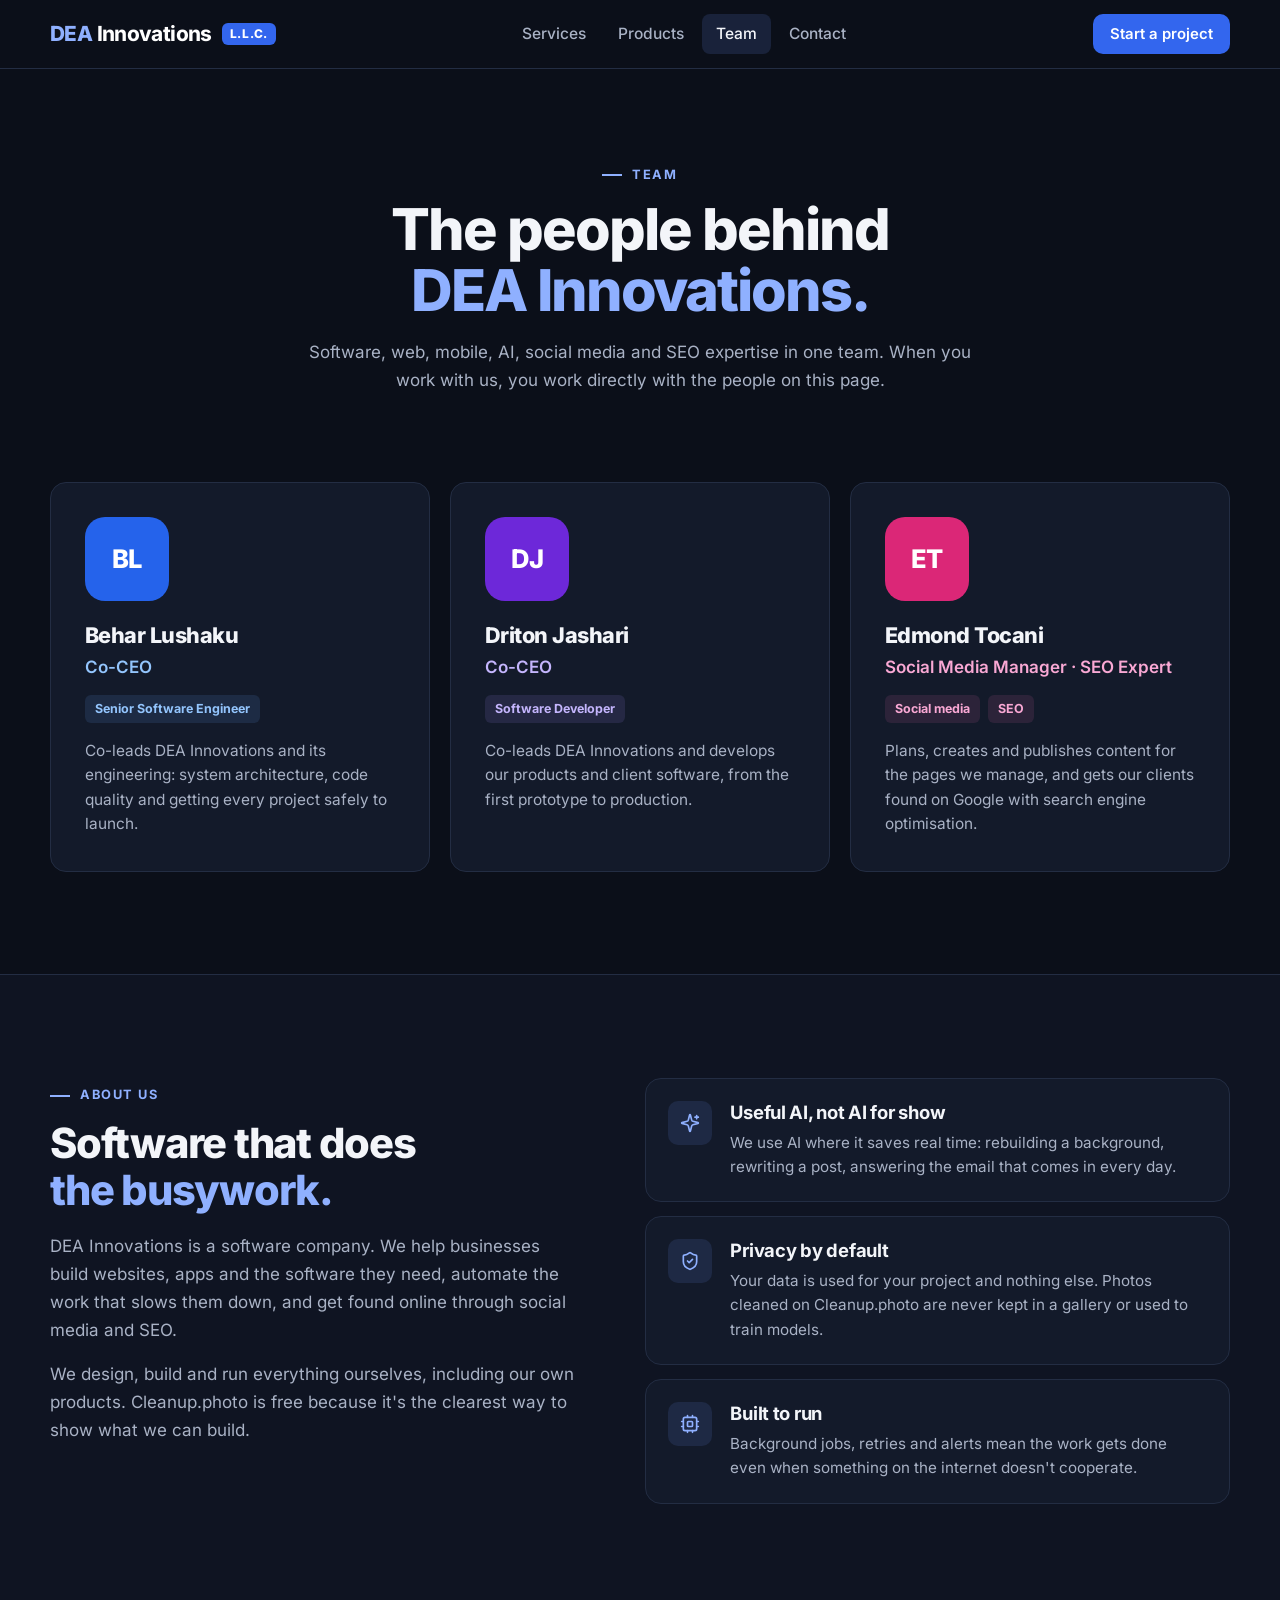
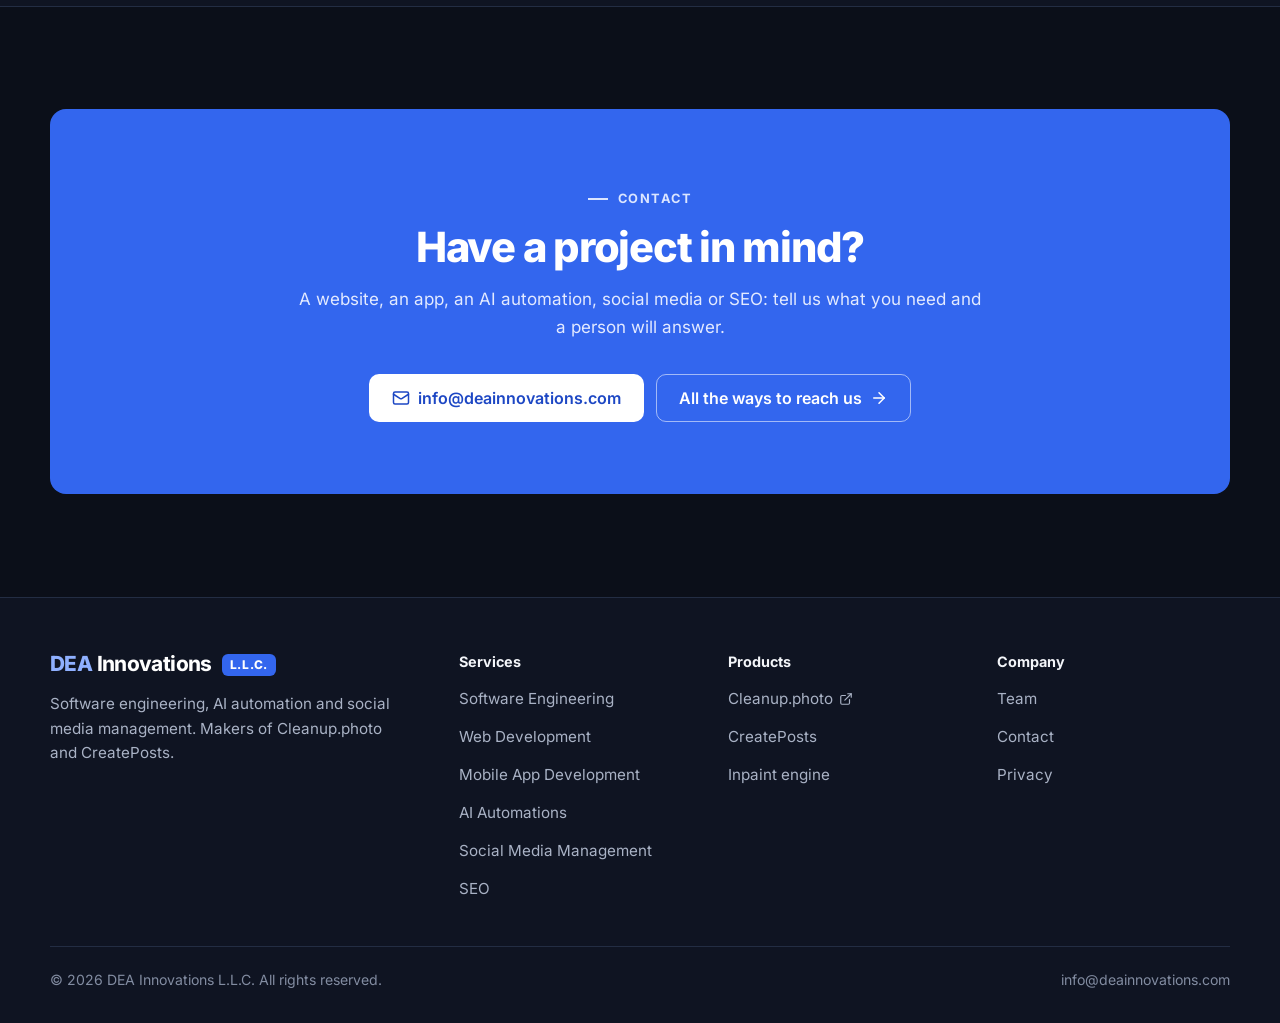
<file: team.html>
<!doctype html>
<html lang="en">
<head>
  <meta charset="utf-8">
  <meta name="viewport" content="width=device-width, initial-scale=1">

  <title>Team — DEA Innovations</title>
  <meta name="description" content="Meet the team behind DEA Innovations: Behar Lushaku and Driton Jashari, co-CEOs and software engineers, and Edmond Tocani, social media manager and SEO expert.">
  <link rel="canonical" href="https://deainnovations.com/team.html">
  <meta name="theme-color" content="#05070e">

  <link rel="icon" href="assets/img/favicon.svg" type="image/svg+xml">
  <link rel="apple-touch-icon" href="assets/img/apple-touch-icon.png">

  <meta property="og:type" content="website">
  <meta property="og:site_name" content="DEA Innovations">
  <meta property="og:url" content="https://deainnovations.com/team.html">
  <meta property="og:title" content="Team — DEA Innovations">
  <meta property="og:description" content="Meet the team behind DEA Innovations: Behar Lushaku and Driton Jashari, co-CEOs and software engineers, and Edmond Tocani, social media manager and SEO expert.">
  <meta property="og:image" content="https://deainnovations.com/assets/img/og.png">
  <meta property="og:image:width" content="1200">
  <meta property="og:image:height" content="630">
  <meta name="twitter:card" content="summary_large_image">

  <link rel="preload" href="assets/fonts/inter-latin.woff2" as="font" type="font/woff2" crossorigin>
  <link rel="stylesheet" href="assets/css/styles.css?v=7">
  <script defer src="assets/js/main.js?v=7"></script>
  <script type="application/ld+json">
  {
    "@context": "https://schema.org",
    "@graph": [
      {
        "@type": "Organization",
        "@id": "https://deainnovations.com/#organization",
        "name": "DEA Innovations",
        "legalName": "DEA Innovations L.L.C.",
        "url": "https://deainnovations.com/",
        "logo": "https://deainnovations.com/assets/img/dea-mark.svg",
        "email": "info@deainnovations.com",
        "description": "Software company offering software engineering, web development, mobile app development, AI automations, social media management and SEO. Makers of Cleanup.photo and CreatePosts."
      },
      {
        "@type": "Person",
        "name": "Behar Lushaku",
        "jobTitle": "Co-CEO, Senior Software Engineer",
        "worksFor": {
          "@id": "https://deainnovations.com/#organization"
        }
      },
      {
        "@type": "Person",
        "name": "Driton Jashari",
        "jobTitle": "Co-CEO, Software Developer",
        "worksFor": {
          "@id": "https://deainnovations.com/#organization"
        }
      },
      {
        "@type": "Person",
        "name": "Edmond Tocani",
        "jobTitle": "Social Media Manager, SEO Expert",
        "worksFor": {
          "@id": "https://deainnovations.com/#organization"
        }
      }
    ]
  }
  </script>
</head>
<body>
  <a class="skip-link" href="#main">Skip to content</a>

  <svg width="0" height="0" style="position:absolute" aria-hidden="true" focusable="false">
    <symbol id="i-menu" viewBox="0 0 24 24"><path d="M4 7h16M4 12h16M4 17h16"/></symbol>
    <symbol id="i-x" viewBox="0 0 24 24"><path d="M18 6 6 18M6 6l12 12"/></symbol>
    <symbol id="i-sparkles" viewBox="0 0 24 24"><path d="M9.94 15.5A2 2 0 0 0 8.5 14.06l-6.14-1.58a.5.5 0 0 1 0-.96L8.5 9.94A2 2 0 0 0 9.94 8.5l1.58-6.14a.5.5 0 0 1 .96 0l1.58 6.14a2 2 0 0 0 1.44 1.44l6.14 1.58a.5.5 0 0 1 0 .96l-6.14 1.58a2 2 0 0 0-1.44 1.44l-1.58 6.14a.5.5 0 0 1-.96 0z"/><path d="M20 3v4M22 5h-4"/></symbol>
    <symbol id="i-shield" viewBox="0 0 24 24"><path d="M20 13c0 5-3.5 7.5-7.66 8.95a1 1 0 0 1-.67-.01C7.5 20.5 4 18 4 13V6a1 1 0 0 1 1-1c2 0 4.5-1.2 6.24-2.72a1.17 1.17 0 0 1 1.52 0C14.51 3.81 17 5 19 5a1 1 0 0 1 1 1z"/><path d="m9 12 2 2 4-4"/></symbol>
    <symbol id="i-cpu" viewBox="0 0 24 24"><rect x="4" y="4" width="16" height="16" rx="2"/><rect x="9" y="9" width="6" height="6" rx="1"/><path d="M15 2v2M15 20v2M2 15h2M2 9h2M20 15h2M20 9h2M9 2v2M9 20v2"/></symbol>
    <symbol id="i-mail" viewBox="0 0 24 24"><rect x="2" y="4" width="20" height="16" rx="2"/><path d="m22 7-8.97 5.7a1.94 1.94 0 0 1-2.06 0L2 7"/></symbol>
    <symbol id="i-arrow" viewBox="0 0 24 24"><path d="M5 12h14"/><path d="m12 5 7 7-7 7"/></symbol>
    <symbol id="i-external" viewBox="0 0 24 24"><path d="M15 3h6v6"/><path d="M10 14 21 3"/><path d="M18 13v6a2 2 0 0 1-2 2H5a2 2 0 0 1-2-2V8a2 2 0 0 1 2-2h6"/></symbol>
  </svg>

  <header class="site-header">
    <div class="container header-inner">
      <a class="brand" href="index.html" aria-label="DEA Innovations L.L.C., home">
        <span class="brand-name"><b>DEA</b> Innovations</span>
        <span class="brand-llc">L.L.C.</span>
      </a>

      <nav id="site-nav" class="site-nav" aria-label="Main">
        <ul>
          <li><a href="services.html">Services</a></li>
          <li><a href="products.html">Products</a></li>
          <li><a href="team.html" aria-current="page">Team</a></li>
          <li><a href="contact.html">Contact</a></li>
        </ul>
      </nav>

      <div class="header-actions">
        <a class="btn btn-primary btn-small header-cta" href="contact.html">Start a project</a>
        <button class="nav-toggle" type="button" aria-controls="site-nav" aria-expanded="false" aria-label="Open menu">
          <svg class="icon icon-open" aria-hidden="true"><use href="#i-menu"/></svg>
          <svg class="icon icon-close" aria-hidden="true"><use href="#i-x"/></svg>
        </button>
      </div>
    </div>
  </header>

  <main id="main">
<!-- ================================================================ Hero -->
    <section class="page-hero is-centered" aria-labelledby="page-title">
      <div class="container" style="position: relative">
        <p class="kicker kicker-line">Team</p>
        <h1 id="page-title">The people behind <span class="hl">DEA Innovations.</span></h1>
        <p class="lead">Software, web, mobile, AI, social media and SEO expertise in one team. When you work with us, you work directly with the people on this page.</p>
      </div>
    </section>

    <!-- ============================================================= Members -->
    <section class="section" style="padding-top: clamp(32px, 4vw, 56px)" aria-label="Team members">
      <div class="container">
        <ul class="team-grid">
          <li class="member theme-software" style="--avatar: #2563eb">
            <span class="avatar" aria-hidden="true">BL</span>
            <h3>Behar Lushaku</h3>
            <p class="role">Co-CEO</p>
            <span class="pill">Senior Software Engineer</span>
            <p>Co-leads DEA Innovations and its engineering: system architecture, code quality and getting every project safely to launch.</p>
          </li>
          <li class="member theme-ai" style="--avatar: #6d28d9">
            <span class="avatar" aria-hidden="true">DJ</span>
            <h3>Driton Jashari</h3>
            <p class="role">Co-CEO</p>
            <span class="pill">Software Developer</span>
            <p>Co-leads DEA Innovations and develops our products and client software, from the first prototype to production.</p>
          </li>
          <li class="member theme-social" style="--avatar: #db2777">
            <span class="avatar" aria-hidden="true">ET</span>
            <h3>Edmond Tocani</h3>
            <p class="role">Social Media Manager · SEO Expert</p>
            <div class="pill-row"><span class="pill">Social media</span><span class="pill">SEO</span></div>
            <p>Plans, creates and publishes content for the pages we manage, and gets our clients found on Google with search engine optimisation.</p>
          </li>
        </ul>
      </div>
    </section>

    <!-- =============================================================== About -->
    <section id="about" class="section section-alt" aria-labelledby="about-title">
      <div class="container about">
        <div class="about-copy">
          <p class="kicker kicker-line">About us</p>
          <h2 id="about-title">Software that does <span class="hl">the busywork.</span></h2>
          <p class="lead">DEA Innovations is a software company. We help businesses build websites, apps and the software they need, automate the work that slows them down, and get found online through social media and SEO.</p>
          <p class="lead">We design, build and run everything ourselves, including our own products. Cleanup.photo is free because it's the clearest way to show what we can build.</p>
        </div>

        <ul class="principles">
          <li class="principle">
            <span class="icon-tile"><svg class="icon" aria-hidden="true"><use href="#i-sparkles"/></svg></span>
            <div>
              <h3>Useful AI, not AI for show</h3>
              <p>We use AI where it saves real time: rebuilding a background, rewriting a post, answering the email that comes in every day.</p>
            </div>
          </li>
          <li class="principle">
            <span class="icon-tile"><svg class="icon" aria-hidden="true"><use href="#i-shield"/></svg></span>
            <div>
              <h3>Privacy by default</h3>
              <p>Your data is used for your project and nothing else. Photos cleaned on Cleanup.photo are never kept in a gallery or used to train models.</p>
            </div>
          </li>
          <li class="principle">
            <span class="icon-tile"><svg class="icon" aria-hidden="true"><use href="#i-cpu"/></svg></span>
            <div>
              <h3>Built to run</h3>
              <p>Background jobs, retries and alerts mean the work gets done even when something on the internet doesn't cooperate.</p>
            </div>
          </li>
        </ul>
      </div>
    </section>

    <!-- ============================================================= Contact -->
    <section class="section" aria-labelledby="cta-title">
      <div class="container">
        <div class="cta">
          <p class="kicker kicker-line">Contact</p>
          <h2 id="cta-title">Have a project in mind?</h2>
          <p class="lead">A website, an app, an AI automation, social media or SEO: tell us what you need and a person will answer.</p>
          <div class="hero-ctas">
            <a class="btn btn-primary" href="mailto:info@deainnovations.com"><svg class="icon" aria-hidden="true"><use href="#i-mail"/></svg>info@deainnovations.com</a>
            <a class="btn btn-ghost" href="contact.html">All the ways to reach us <svg class="icon" aria-hidden="true"><use href="#i-arrow"/></svg></a>
          </div>
        </div>
      </div>
    </section>
  </main>

  <footer class="site-footer">
    <div class="container">
      <div class="footer-grid">
        <div class="footer-brand">
          <a class="brand" href="index.html" aria-label="DEA Innovations L.L.C., home">
        <span class="brand-name"><b>DEA</b> Innovations</span>
        <span class="brand-llc">L.L.C.</span>
      </a>
          <p>Software engineering, AI automation and social media management. Makers of Cleanup.photo and CreatePosts.</p>
        </div>
        <div class="footer-col">
          <h4>Services</h4>
          <ul>
            <li><a href="services.html#software">Software Engineering</a></li>
            <li><a href="services.html#web">Web Development</a></li>
            <li><a href="services.html#mobile">Mobile App Development</a></li>
            <li><a href="services.html#ai">AI Automations</a></li>
            <li><a href="services.html#social">Social Media Management</a></li>
            <li><a href="services.html#seo">SEO</a></li>
          </ul>
        </div>
        <div class="footer-col">
          <h4>Products</h4>
          <ul>
            <li><a href="https://cleanup.photo/" target="_blank" rel="noopener">Cleanup.photo <svg class="icon" aria-hidden="true"><use href="#i-external"/></svg></a></li>
            <li><a href="products.html#createposts">CreatePosts</a></li>
            <li><a href="products.html#engine">Inpaint engine</a></li>
          </ul>
        </div>
        <div class="footer-col">
          <h4>Company</h4>
          <ul>
            <li><a href="team.html">Team</a></li>
            <li><a href="contact.html">Contact</a></li>
            <li><a href="privacy.html">Privacy</a></li>
          </ul>
        </div>
      </div>
      <div class="footer-bottom">
        <span>© <span id="year">2026</span> DEA Innovations L.L.C. All rights reserved.</span>
        <a href="mailto:info@deainnovations.com">info@deainnovations.com</a>
      </div>
    </div>
  </footer>
</body>
</html>
</file>
<file: assets/css/styles.css>
/* ==========================================================================
   DEA Innovations — site styles (flat)
   Solid colours, 1px borders, one font. No gradients, shadows, blur or
   animation, so pages render instantly even on low-end phones.
     1. Font  2. Tokens  3. Base  4. Layout & type  5. Buttons  6. Header
     7. Hero & mock-ups  8. Cards  9. Product sections  10. Services & team
     11. Contact & CTA  12. Footer  13. Text pages  14. Service mock-ups
   ========================================================================== */

/* 1. Font (self-hosted, one family) --------------------------------------- */
@font-face {
  font-family: 'Inter';
  font-style: normal;
  font-weight: 400 800;
  font-display: swap;
  src: url('../fonts/inter-latin.woff2') format('woff2');
  unicode-range: U+0000-00FF, U+0131, U+0152-0153, U+02BB-02BC, U+02C6, U+02DA, U+02DC, U+0304, U+0308, U+0329, U+2000-206F, U+20AC, U+2122, U+2191, U+2193, U+2212, U+2215, U+FEFF, U+FFFD;
}
@font-face {
  font-family: 'Inter';
  font-style: normal;
  font-weight: 400 800;
  font-display: swap;
  src: url('../fonts/inter-latin-ext.woff2') format('woff2');
  unicode-range: U+0100-02BA, U+02BD-02C5, U+02C7-02CC, U+02CE-02D7, U+02DD-02FF, U+0304, U+0308, U+0329, U+1D00-1DBF, U+1E00-1E9F, U+1EF2-1EFF, U+2020, U+20A0-20AB, U+20AD-20C4, U+2113, U+2C60-2C7F, U+A720-A7FF;
}

/* 2. Tokens --------------------------------------------------------------- */
:root {
  color-scheme: dark;

  --bg: #0b0f19;
  --bg-alt: #0f1422;
  --surface: #131a2a;
  --surface-2: #19223a;
  --border: #232d43;
  --border-strong: #303c57;

  --text: #f3f5f9;
  --text-muted: #a9b2c5;
  --text-faint: #828ca1;

  --primary: #3366ee;
  --primary-hover: #2858db;

  /* Section accent; product and service sections swap it. */
  --accent: #6e95ff;
  --accent-text: #8fb0ff;
  --accent-soft: rgba(110, 149, 255, 0.12);
  --accent-border: rgba(110, 149, 255, 0.32);

  --radius-sm: 8px;
  --radius: 12px;
  --radius-lg: 16px;

  --container: 1180px;
  --gutter: clamp(16px, 4vw, 32px);
  --header-h: 68px;

  --font: 'Inter', ui-sans-serif, system-ui, -apple-system, 'Segoe UI', Roboto, sans-serif;
  --mono: ui-monospace, SFMono-Regular, Menlo, Consolas, monospace;
}

.theme-software { --accent: #60a5fa; --accent-text: #93c5fd; --accent-soft: rgba(96, 165, 250, 0.12); --accent-border: rgba(96, 165, 250, 0.32); }
.theme-web      { --accent: #2dd4bf; --accent-text: #5eead4; --accent-soft: rgba(45, 212, 191, 0.11); --accent-border: rgba(45, 212, 191, 0.32); }
.theme-mobile   { --accent: #fbbf24; --accent-text: #fcd34d; --accent-soft: rgba(251, 191, 36, 0.11); --accent-border: rgba(251, 191, 36, 0.32); }
.theme-seo      { --accent: #4ade80; --accent-text: #86efac; --accent-soft: rgba(74, 222, 128, 0.1);  --accent-border: rgba(74, 222, 128, 0.3); }
.theme-ai       { --accent: #a78bfa; --accent-text: #c4b5fd; --accent-soft: rgba(167, 139, 250, 0.12); --accent-border: rgba(167, 139, 250, 0.34); }
.theme-social   { --accent: #f472b6; --accent-text: #f9a8d4; --accent-soft: rgba(244, 114, 182, 0.11); --accent-border: rgba(244, 114, 182, 0.32); }
.theme-cleanup  { --accent: #22d3ee; --accent-text: #67e8f9; --accent-soft: rgba(34, 211, 238, 0.1);  --accent-border: rgba(34, 211, 238, 0.3); }
.theme-posts    { --accent: #fb923c; --accent-text: #fdba74; --accent-soft: rgba(251, 146, 60, 0.11); --accent-border: rgba(251, 146, 60, 0.32); }

/* 3. Base ----------------------------------------------------------------- */
*,
*::before,
*::after {
  box-sizing: border-box;
}

html {
  -webkit-text-size-adjust: 100%;
  scroll-behavior: smooth;
  scroll-padding-top: calc(var(--header-h) + 16px);
}

@media (prefers-reduced-motion: reduce) {
  html { scroll-behavior: auto; }
  * { transition: none !important; }
}

body {
  margin: 0;
  background: var(--bg);
  color: var(--text);
  font: 400 1.0625rem/1.6 var(--font);
  -webkit-font-smoothing: antialiased;
  -moz-osx-font-smoothing: grayscale;
}

img,
svg {
  display: block;
  max-width: 100%;
}

a {
  color: inherit;
}

p,
ul,
ol,
figure {
  margin: 0;
}

button {
  font: inherit;
}

::selection {
  background: rgba(110, 149, 255, 0.4);
  color: #fff;
}

:focus-visible {
  outline: 2px solid #8fb0ff;
  outline-offset: 2px;
  border-radius: 6px;
}

[hidden] {
  display: none !important;
}

.icon {
  display: inline-block;
  flex: none;
  width: 20px;
  height: 20px;
  fill: none;
  stroke: currentColor;
  stroke-width: 2;
  stroke-linecap: round;
  stroke-linejoin: round;
  vertical-align: middle;
}

.skip-link {
  position: absolute;
  top: -64px;
  left: 12px;
  z-index: 100;
  padding: 10px 16px;
  border-radius: var(--radius-sm);
  background: #fff;
  color: var(--bg);
  font-weight: 600;
  text-decoration: none;
}

.skip-link:focus {
  top: 12px;
}

.visually-hidden {
  position: absolute !important;
  width: 1px;
  height: 1px;
  padding: 0;
  margin: -1px;
  overflow: hidden;
  clip: rect(0 0 0 0);
  white-space: nowrap;
  border: 0;
}

/* 4. Layout & type -------------------------------------------------------- */
.container {
  width: min(100% - 2 * var(--gutter), var(--container));
  margin-inline: auto;
}

.section {
  padding: clamp(64px, 8vw, 104px) 0;
}

.section-alt {
  border-block: 1px solid var(--border);
  background: var(--bg-alt);
}

.section-head {
  max-width: 720px;
  margin: 0 auto clamp(36px, 4.5vw, 56px);
  text-align: center;
}

.section-head .lead {
  margin-top: 16px;
}

h1,
h2,
h3,
h4 {
  margin: 0;
  font-family: var(--font);
  letter-spacing: -0.025em;
  line-height: 1.12;
  text-wrap: balance;
}

h1 {
  font-size: clamp(2.3rem, 4.6vw, 3.6rem);
  font-weight: 800;
  letter-spacing: -0.035em;
  line-height: 1.06;
}

h2 {
  font-size: clamp(1.85rem, 3.3vw, 2.6rem);
  font-weight: 800;
  letter-spacing: -0.03em;
}

h3 {
  font-size: 1.15rem;
  font-weight: 700;
  letter-spacing: -0.015em;
  line-height: 1.3;
}

/* Highlighted words in headings: solid accent colour. */
.hl {
  color: var(--accent-text);
}

.lead {
  max-width: 62ch;
  color: var(--text-muted);
  font-size: clamp(1.06rem, 1.3vw, 1.18rem);
  line-height: 1.65;
}

.section-head .lead,
.is-centered .lead {
  margin-inline: auto;
}

.muted {
  color: var(--text-muted);
}

.kicker {
  display: inline-flex;
  align-items: center;
  gap: 10px;
  margin-bottom: 14px;
  color: var(--accent-text);
  font-size: 0.8rem;
  font-weight: 700;
  letter-spacing: 0.12em;
  text-transform: uppercase;
}

.kicker img {
  width: 24px;
  height: 24px;
  border-radius: 6px;
}

.kicker-line::before {
  content: '';
  width: 20px;
  height: 2px;
  background: currentColor;
}

.kicker .icon-tile {
  width: 28px;
  height: 28px;
  border-radius: 7px;
}

.subhead {
  display: flex;
  flex-wrap: wrap;
  align-items: flex-end;
  justify-content: space-between;
  gap: 12px 32px;
  margin: clamp(56px, 7vw, 88px) 0 24px;
}

.subhead h3 {
  font-size: clamp(1.4rem, 2.2vw, 1.75rem);
  font-weight: 800;
  letter-spacing: -0.025em;
}

.subhead p {
  max-width: 440px;
  color: var(--text-muted);
}

.check-list {
  display: grid;
  gap: 10px;
  padding: 0;
  list-style: none;
}

.check-list li {
  display: flex;
  align-items: flex-start;
  gap: 10px;
  color: var(--text-muted);
}

.check-list .icon {
  width: 18px;
  height: 18px;
  margin-top: 4px;
  color: var(--accent-text);
}

.split {
  display: grid;
  grid-template-columns: 0.95fr 1.05fr;
  gap: clamp(40px, 5vw, 72px);
  align-items: center;
}

/* Grid children may shrink below their content (long code lines, URLs),
   instead of stretching the column past the screen edge. */
.split > *,
.hero-grid > *,
.about > *,
.engine > * {
  min-width: 0;
}

.split .lead {
  margin-top: 18px;
}

.split.is-reversed > :first-child {
  order: 2;
}

@media (max-width: 980px) {
  .split {
    grid-template-columns: 1fr;
  }

  .split.is-reversed > :first-child {
    order: 0;
  }
}

/* 5. Buttons -------------------------------------------------------------- */
.btn {
  display: inline-flex;
  align-items: center;
  justify-content: center;
  gap: 8px;
  min-height: 48px;
  padding: 0 22px;
  border: 1px solid transparent;
  border-radius: 10px;
  font: 600 1rem/1 var(--font);
  text-decoration: none;
  white-space: nowrap;
  cursor: pointer;
  transition: background-color 0.15s, border-color 0.15s, color 0.15s;
}

.btn .icon {
  width: 18px;
  height: 18px;
}

.btn-primary { background: var(--primary); color: #fff; }
.btn-primary:hover { background: var(--primary-hover); }

.btn-ghost { border-color: var(--border-strong); background: transparent; color: var(--text); }
.btn-ghost:hover { border-color: #46557a; background: var(--surface); }

.btn-cleanup { background: #22d3ee; color: #052a33; }
.btn-cleanup:hover { background: #0fc3e0; }

.btn-posts { background: #fb923c; color: #2b1304; }
.btn-posts:hover { background: #f97f22; }

.btn-small {
  min-height: 40px;
  padding: 0 16px;
  font-size: 0.93rem;
}

.btn.is-copied {
  border-color: #22c55e;
  color: #86efac;
}

.text-link {
  display: inline-flex;
  align-items: center;
  gap: 6px;
  color: var(--text);
  font-weight: 600;
  text-decoration: none;
}

.text-link:hover {
  color: var(--accent-text);
}

.text-link .icon {
  width: 18px;
  height: 18px;
}

/* 6. Header --------------------------------------------------------------- */
.site-header {
  position: sticky;
  top: 0;
  z-index: 50;
  border-bottom: 1px solid var(--border);
  background: var(--bg);
}

.header-inner {
  display: flex;
  align-items: center;
  justify-content: space-between;
  gap: 24px;
  height: var(--header-h);
}

/* Text wordmark: "DEA" in blue, "Innovations" in white, "L.L.C." badge. */
.brand {
  display: inline-flex;
  align-items: center;
  gap: 10px;
  color: #fff;
  text-decoration: none;
  white-space: nowrap;
}

.brand-name {
  font-size: 1.3rem;
  font-weight: 750;
  letter-spacing: -0.03em;
  line-height: 1;
}

.brand-name b {
  color: var(--accent-text);
  font-weight: 800;
}

.brand-llc {
  padding: 5px 8px;
  border-radius: 6px;
  background: var(--primary);
  color: #fff;
  font-size: 0.75rem;
  font-weight: 800;
  letter-spacing: 0.06em;
  line-height: 1;
}

.site-nav ul {
  display: flex;
  gap: 4px;
  margin: 0;
  padding: 0;
  list-style: none;
}

.site-nav a {
  display: flex;
  align-items: center;
  min-height: 40px;
  padding: 0 14px;
  border-radius: var(--radius-sm);
  color: var(--text-muted);
  font-size: 0.97rem;
  font-weight: 500;
  text-decoration: none;
  transition: background-color 0.15s, color 0.15s;
}

.site-nav a:hover {
  background: var(--surface);
  color: var(--text);
}

.site-nav a[aria-current='page'] {
  background: var(--surface-2);
  color: var(--text);
}

.header-actions {
  display: flex;
  align-items: center;
  gap: 10px;
}

.nav-toggle {
  display: none;
  align-items: center;
  justify-content: center;
  width: 44px;
  height: 44px;
  padding: 0;
  border: 1px solid var(--border-strong);
  border-radius: 10px;
  background: transparent;
  color: var(--text);
  cursor: pointer;
}

.nav-toggle .icon-close,
.nav-open .nav-toggle .icon-open {
  display: none;
}

.nav-open .nav-toggle .icon-close {
  display: inline-block;
}

@media (max-width: 900px) {
  .nav-toggle {
    display: inline-flex;
  }

  .site-nav {
    position: fixed;
    inset: var(--header-h) 0 auto 0;
    display: none;
    padding: 12px var(--gutter) 20px;
    border-bottom: 1px solid var(--border);
    background: var(--bg);
  }

  .nav-open .site-nav {
    display: block;
  }

  .site-nav ul {
    flex-direction: column;
  }

  .site-nav a {
    min-height: 52px;
    padding: 0 14px;
    font-size: 1.06rem;
  }
}

@media (max-width: 520px) {
  .header-cta {
    display: none;
  }
}

@media (max-width: 400px) {
  .brand-name { font-size: 1.12rem; }
  .brand-llc { padding: 4px 6px; font-size: 0.68rem; }
}

/* 7. Hero & mock-ups ------------------------------------------------------ */
.hero {
  padding: clamp(48px, 7vw, 88px) 0 clamp(48px, 6vw, 80px);
}

.hero-grid {
  display: grid;
  grid-template-columns: 1.05fr 1fr;
  gap: clamp(40px, 5vw, 72px);
  align-items: center;
}

.eyebrow {
  display: inline-flex;
  align-items: center;
  gap: 10px;
  margin: 0 0 22px;
  padding: 7px 14px;
  border: 1px solid var(--border);
  border-radius: 999px;
  background: var(--surface);
  color: var(--text-muted);
  font-size: 0.88rem;
  font-weight: 500;
}

.pulse {
  width: 8px;
  height: 8px;
  border-radius: 50%;
  background: #22d3ee;
}

.hero .lead {
  margin-top: 20px;
}

.hero-ctas {
  display: flex;
  flex-wrap: wrap;
  gap: 12px;
  margin-top: 32px;
}

.hero-points {
  display: flex;
  flex-wrap: wrap;
  gap: 10px 24px;
  margin-top: 30px;
  padding: 0;
  list-style: none;
  color: var(--text-muted);
  font-size: 0.95rem;
}

.hero-points li {
  display: inline-flex;
  align-items: center;
  gap: 8px;
}

.hero-points .icon {
  width: 18px;
  height: 18px;
  color: #22d3ee;
}

.hero-visual {
  position: relative;
  padding: 28px 0 72px;
}

.hero-visual.is-code {
  padding-bottom: 190px;
}

@media (max-width: 980px) {
  .hero-grid {
    grid-template-columns: 1fr;
  }

  .hero-visual {
    max-width: 640px;
  }
}

@media (max-width: 360px) {
  .eyebrow {
    font-size: 0.78rem;
  }
}

/* Windows (code editor, Cleanup editor, panel) */
.window {
  overflow: hidden;
  border: 1px solid var(--border-strong);
  border-radius: 14px;
  background: #0e1424;
}

.window-bar {
  display: flex;
  align-items: center;
  gap: 7px;
  min-width: 0;
  padding: 12px 14px;
  border-bottom: 1px solid var(--border);
}

.window-bar .dot {
  flex: none;
  width: 10px;
  height: 10px;
  border-radius: 50%;
  background: #2f3a55;
}

.url-pill {
  display: inline-flex;
  align-items: center;
  gap: 7px;
  margin-left: 10px;
  padding: 4px 12px;
  border-radius: 7px;
  background: var(--surface-2);
  color: var(--text-faint);
  font-size: 0.75rem;
}

.url-pill img {
  width: 14px;
  height: 14px;
}

.window-cleanup,
.code-window.is-hero {
  width: 90%;
  margin-left: auto;
}

.code-tabs {
  display: flex;
  gap: 4px;
  min-width: 0;
  margin-left: 10px;
  overflow: hidden;
}

.code-tab {
  padding: 4px 10px;
  border-radius: 6px;
  color: var(--text-faint);
  font-size: 0.75rem;
  white-space: nowrap;
}

.code-tab.is-active {
  background: var(--surface-2);
  color: var(--text);
}

.code-window pre {
  margin: 0;
  padding: 20px 22px;
  overflow-x: auto;
  color: #cbd5e1;
  font: 0.85rem/1.8 var(--mono);
}

.code-window pre.is-compact {
  padding: 18px 20px;
  font-size: 0.8rem;
  line-height: 1.75;
}

/* File name on the right of a code window's title bar. */
.code-window .window-bar > span:last-child:not(.code-tabs):not(.dot) {
  margin-left: auto;
  color: var(--text-faint);
  font-size: 0.75rem;
}

.tok-c { color: #64708c; }
.tok-k { color: #c4b5fd; }
.tok-f { color: #93c5fd; }
.tok-s { color: #67e8f9; }
.tok-p { color: #828ca1; }

.code-status {
  display: flex;
  flex-wrap: wrap;
  align-items: center;
  justify-content: space-between;
  gap: 8px 16px;
  padding: 11px 16px;
  border-top: 1px solid var(--border);
  color: var(--text-faint);
  font-size: 0.76rem;
}

.code-status .ok {
  display: inline-flex;
  align-items: center;
  gap: 6px;
  color: #4ade80;
  font-weight: 600;
}

.code-status .ok .icon {
  width: 14px;
  height: 14px;
}

.editor-stage {
  aspect-ratio: 16 / 10;
  background: #05070d;
}

.editor-stage svg {
  width: 100%;
  height: 100%;
}

.editor-toolbar {
  display: flex;
  flex-wrap: wrap;
  gap: 8px;
  padding: 12px 14px;
  border-top: 1px solid var(--border);
}

.tool-spacer {
  flex: 1;
}

.tool {
  display: inline-flex;
  align-items: center;
  gap: 6px;
  padding: 6px 10px;
  border: 1px solid var(--border);
  border-radius: 7px;
  color: var(--text-muted);
  font-size: 0.78rem;
  font-weight: 500;
}

.tool .icon {
  width: 14px;
  height: 14px;
}

.tool.is-active {
  border-color: rgba(34, 211, 238, 0.45);
  background: rgba(34, 211, 238, 0.12);
  color: #a5f3fc;
}

/* Light status cards (CreatePosts job, AI automation run) */
.job-card {
  position: absolute;
  bottom: 0;
  left: -4%;
  width: min(300px, 58%);
  padding: 16px;
  border: 1px solid #e4e7ec;
  border-radius: 14px;
  background: #fff;
  color: #101828;
  font-size: 0.8rem;
}

.job-card.is-static {
  position: relative;
  left: auto;
  width: 100%;
  max-width: 460px;
  margin-inline: auto;
  padding: 22px;
  font-size: 0.88rem;
}

.job-head {
  display: flex;
  align-items: center;
  gap: 8px;
  color: #475467;
  font-weight: 600;
}

.job-head img {
  width: 22px;
  height: 22px;
  border-radius: 6px;
}

.flow-icon {
  display: grid;
  place-items: center;
  width: 22px;
  height: 22px;
  border-radius: 6px;
  background: #7c3aed;
  color: #fff;
}

.flow-icon .icon {
  width: 13px;
  height: 13px;
}

.live-pill {
  display: inline-flex;
  align-items: center;
  gap: 5px;
  margin-left: auto;
  padding: 2px 8px;
  border-radius: 999px;
  background: #ecfdf3;
  color: #067647;
  font-size: 0.7rem;
  font-weight: 600;
}

.live-pill::before {
  content: '';
  width: 6px;
  height: 6px;
  border-radius: 50%;
  background: #12b76a;
}

.job-title {
  margin: 12px 0 2px;
  font-size: 0.98rem;
  font-weight: 700;
  letter-spacing: -0.01em;
}

.job-card.is-static .job-title {
  font-size: 1.1rem;
}

.job-meta {
  display: flex;
  justify-content: space-between;
  gap: 8px;
  color: #667085;
  font-size: 0.74rem;
}

.job-meta b {
  color: #101828;
}

.progress {
  height: 6px;
  margin: 10px 0 12px;
  overflow: hidden;
  border-radius: 999px;
  background: #f2f4f7;
}

.progress i {
  display: block;
  height: 100%;
  border-radius: inherit;
  background: #f97316;
}

.flow-card .progress i {
  background: #7c3aed;
}

.job-rows {
  display: grid;
  gap: 2px;
  padding: 0;
  list-style: none;
}

.job-rows li {
  display: flex;
  align-items: center;
  gap: 9px;
  padding: 6px 2px;
  border-top: 1px solid #f2f4f7;
  color: #344054;
  font-weight: 500;
}

.job-card.is-static .job-rows li {
  padding: 10px 2px;
}

.job-rows small {
  display: block;
  color: #98a2b3;
  font-size: 0.74rem;
  font-weight: 400;
}

.job-rows em {
  margin-left: auto;
  color: #98a2b3;
  font-size: 0.72rem;
  font-style: normal;
  font-weight: 500;
}

.job-dot {
  display: grid;
  flex: none;
  place-items: center;
  width: 16px;
  height: 16px;
  border-radius: 50%;
  background: #f2f4f7;
}

.job-dot::after {
  content: '';
  width: 6px;
  height: 6px;
  border-radius: 50%;
  background: #d0d5dd;
}

.job-rows li.is-done .job-dot { background: #ecfdf3; }
.job-rows li.is-done .job-dot::after { background: #12b76a; }
.job-rows li.is-done em { color: #067647; }
.job-rows li.is-active .job-dot { background: #fff4ed; }
.job-rows li.is-active .job-dot::after { background: #f97316; }
.job-rows li.is-active em { color: #c2410c; }
.flow-card .job-rows li.is-active .job-dot { background: #f3efff; }
.flow-card .job-rows li.is-active .job-dot::after { background: #7c3aed; }
.flow-card .job-rows li.is-active em { color: #6d28d9; }

.float-chip {
  position: absolute;
  top: 0;
  right: 4%;
  display: flex;
  align-items: center;
  gap: 10px;
  padding: 10px 14px;
  border: 1px solid var(--border-strong);
  border-radius: 12px;
  background: var(--surface-2);
  font-size: 0.86rem;
  font-weight: 600;
}

.float-chip .chip-icon {
  display: grid;
  place-items: center;
  width: 30px;
  height: 30px;
  border-radius: 8px;
  background: rgba(167, 139, 250, 0.16);
  color: #c4b5fd;
}

.float-chip.is-social .chip-icon {
  background: rgba(244, 114, 182, 0.16);
  color: #f9a8d4;
}

.float-chip .chip-icon .icon {
  width: 16px;
  height: 16px;
}

.float-chip small {
  display: block;
  color: var(--text-faint);
  font-size: 0.75rem;
  font-weight: 500;
}

@media (max-width: 560px) {
  .hero-visual,
  .hero-visual.is-code {
    padding: 22px 0 0;
  }

  .window-cleanup,
  .code-window.is-hero {
    width: 100%;
  }

  .job-card {
    position: relative;
    left: auto;
    width: 88%;
    margin: -56px 0 0 auto;
  }

  .float-chip {
    right: 10px;
  }

  .float-chip small {
    display: none;
  }
}

/* Inner-page hero */
.page-hero {
  padding: clamp(48px, 7vw, 88px) 0 clamp(20px, 3vw, 36px);
}

.page-hero h1 {
  max-width: 900px;
  margin-bottom: 18px;
}

.page-hero.is-centered {
  text-align: center;
}

.page-hero.is-centered h1 {
  margin-inline: auto;
}

.page-hero.is-centered .hero-ctas,
.page-hero.is-centered .anchor-chips {
  justify-content: center;
}

.anchor-chips {
  display: flex;
  flex-wrap: wrap;
  gap: 10px;
  margin-top: 30px;
  padding: 0;
  list-style: none;
}

.anchor-chips a {
  display: inline-flex;
  align-items: center;
  gap: 8px;
  min-height: 44px;
  padding: 0 16px;
  border: 1px solid var(--accent-border);
  border-radius: 10px;
  background: var(--accent-soft);
  color: var(--accent-text);
  font-size: 0.93rem;
  font-weight: 600;
  text-decoration: none;
}

.anchor-chips a:hover {
  border-color: var(--accent);
}

.anchor-chips .icon {
  width: 17px;
  height: 17px;
}

/* 8. Cards ---------------------------------------------------------------- */
.icon-tile {
  display: grid;
  flex: none;
  place-items: center;
  width: 44px;
  height: 44px;
  border-radius: 10px;
  background: var(--accent-soft);
  color: var(--accent-text);
}

.product-cards {
  display: grid;
  grid-template-columns: 1fr 1fr;
  gap: 20px;
}

.service-cards {
  display: grid;
  grid-template-columns: repeat(3, 1fr);
  gap: 20px;
}

.product-card {
  position: relative;
  display: flex;
  flex-direction: column;
  gap: 18px;
  padding: clamp(24px, 3vw, 34px);
  border: 1px solid var(--border);
  border-radius: var(--radius-lg);
  background: var(--surface);
  transition: border-color 0.15s, background-color 0.15s;
}

.product-card:hover {
  border-color: var(--accent-border);
  background: var(--surface-2);
}

.product-card > p {
  color: var(--text-muted);
}

.product-card h3 {
  font-size: clamp(1.4rem, 2.2vw, 1.75rem);
  font-weight: 800;
  letter-spacing: -0.025em;
}

.service-card .icon-tile {
  width: 52px;
  height: 52px;
  border-radius: 12px;
  background: var(--accent);
  color: #0b0f19;
}

.service-card .icon-tile .icon {
  width: 24px;
  height: 24px;
}

.service-card h3 {
  font-size: clamp(1.3rem, 1.9vw, 1.5rem);
}

.service-card .text-link {
  color: var(--accent-text);
}

/* The whole service card is clickable. */
.service-card .text-link::after {
  content: '';
  position: absolute;
  inset: 0;
  border-radius: inherit;
}

.service-card:focus-within {
  outline: 2px solid var(--accent-text);
  outline-offset: 2px;
}

.service-card .text-link:focus-visible {
  outline: none;
}

.pc-top {
  display: flex;
  flex-wrap: wrap;
  align-items: center;
  gap: 8px 12px;
}

.pc-top img {
  width: 44px;
  height: 44px;
  border-radius: 11px;
}

.pc-name {
  font-size: 1.15rem;
  font-weight: 800;
  letter-spacing: -0.02em;
}

.pc-top .pill {
  margin-left: auto;
}

.pc-actions {
  display: flex;
  flex-wrap: wrap;
  align-items: center;
  gap: 14px 22px;
  margin-top: auto;
  padding-top: 6px;
}

.pill {
  display: inline-flex;
  align-items: center;
  padding: 4px 10px;
  border-radius: 6px;
  background: var(--accent-soft);
  color: var(--accent-text);
  font-size: 0.78rem;
  font-weight: 700;
  white-space: nowrap;
}

.center-link {
  margin-top: 28px;
  text-align: center;
}

.feature-grid {
  display: grid;
  grid-template-columns: repeat(3, 1fr);
  gap: 16px;
}

.feature-grid.cols-4 {
  grid-template-columns: repeat(4, 1fr);
}

.feature,
.step,
.principle,
.contact-card,
.industries,
.note-card {
  border: 1px solid var(--border);
  border-radius: var(--radius-lg);
  background: var(--surface);
}

.feature {
  padding: 24px;
}

.feature .icon-tile {
  margin-bottom: 16px;
}

.feature h3 {
  margin-bottom: 8px;
  font-size: 1.05rem;
}

.feature p,
.step p,
.principle p {
  color: var(--text-muted);
  font-size: 0.95rem;
  line-height: 1.6;
}

.steps {
  display: grid;
  grid-template-columns: repeat(4, 1fr);
  gap: 16px;
  padding: 0;
  list-style: none;
}

.steps.cols-3 {
  grid-template-columns: repeat(3, 1fr);
}

.step {
  padding: 24px;
}

.step-num {
  display: inline-grid;
  place-items: center;
  width: 34px;
  height: 34px;
  margin-bottom: 16px;
  border-radius: 9px;
  background: var(--accent);
  color: #0b0f19;
  font-size: 0.9rem;
  font-weight: 800;
}

.step h3 {
  margin-bottom: 8px;
}

.principles {
  display: grid;
  gap: 14px;
  padding: 0;
  list-style: none;
}

.principle {
  display: flex;
  gap: 18px;
  padding: 22px;
}

.principle h3 {
  margin-bottom: 6px;
}

.about {
  display: grid;
  grid-template-columns: 1fr 1.1fr;
  gap: clamp(40px, 5vw, 80px);
  align-items: start;
}

.about-copy h2 {
  margin-bottom: 20px;
}

.about-copy .lead + .lead {
  margin-top: 16px;
}

@media (max-width: 980px) {
  .service-cards {
    grid-template-columns: repeat(2, 1fr);
  }

  .feature-grid,
  .feature-grid.cols-4,
  .steps {
    grid-template-columns: repeat(2, 1fr);
  }

  .steps.cols-3 {
    grid-template-columns: 1fr;
  }
}

@media (max-width: 900px) {
  .about {
    grid-template-columns: 1fr;
  }
}

@media (max-width: 860px) {
  .product-cards {
    grid-template-columns: 1fr;
  }
}

@media (max-width: 640px) {
  .service-cards {
    grid-template-columns: 1fr;
  }
}

@media (max-width: 560px) {
  .feature-grid,
  .feature-grid.cols-4,
  .steps {
    grid-template-columns: 1fr;
  }
}

/* 9. Product sections ----------------------------------------------------- */
.removal-list {
  display: grid;
  gap: 16px;
  margin: 30px 0 34px;
  padding: 0;
  list-style: none;
}

.removal-list li {
  display: flex;
  align-items: flex-start;
  gap: 14px;
}

.removal-list strong {
  display: block;
  font-weight: 700;
}

.removal-list span {
  color: var(--text-muted);
  font-size: 0.95rem;
}

.cta-row {
  display: flex;
  flex-wrap: wrap;
  align-items: center;
  gap: 12px 20px;
}

.cta-note {
  color: var(--text-faint);
  font-size: 0.92rem;
}

/* Before/after slider */
.compare {
  --pos: 50%;
  position: relative;
  aspect-ratio: 800 / 520;
  overflow: hidden;
  border: 1px solid var(--border-strong);
  border-radius: var(--radius-lg);
  user-select: none;
  -webkit-user-select: none;
}

.compare svg {
  width: 100%;
  height: 100%;
}

.compare-range {
  position: absolute;
  inset: 0;
  z-index: 2;
  width: 100%;
  height: 100%;
  margin: 0;
  opacity: 0;
  cursor: ew-resize;
  touch-action: pan-y;
  -webkit-appearance: none;
  appearance: none;
}

.compare-handle {
  position: absolute;
  top: 0;
  bottom: 0;
  left: var(--pos);
  width: 2px;
  margin-left: -1px;
  background: #fff;
  pointer-events: none;
}

.compare-knob {
  position: absolute;
  top: 50%;
  left: 50%;
  display: grid;
  place-items: center;
  width: 46px;
  height: 46px;
  margin: -23px 0 0 -23px;
  border-radius: 50%;
  background: #fff;
  color: #0b0f19;
}

.compare-range:focus-visible ~ .compare-handle .compare-knob {
  outline: 3px solid #67e8f9;
  outline-offset: 3px;
}

.compare-label {
  position: absolute;
  top: 14px;
  z-index: 1;
  padding: 5px 11px;
  border-radius: 6px;
  background: rgba(11, 15, 25, 0.82);
  color: #fff;
  font-size: 0.76rem;
  font-weight: 700;
  pointer-events: none;
}

.compare-label.is-before { left: 14px; }
.compare-label.is-after { right: 14px; }

.compare-caption {
  margin-top: 12px;
  color: var(--text-faint);
  font-size: 0.88rem;
  text-align: center;
}

.cleanup-extra {
  display: grid;
  grid-template-columns: 1fr 1.35fr;
  align-items: start;
  gap: 16px;
  margin-top: 16px;
}

.note-card {
  display: flex;
  gap: 16px;
  padding: 24px;
  border-color: var(--accent-border);
}

.note-card h3 {
  margin-bottom: 6px;
}

.note-card p {
  color: var(--text-muted);
  font-size: 0.95rem;
}

.industries {
  padding: 24px;
}

.tag-list {
  display: flex;
  flex-wrap: wrap;
  gap: 8px;
  margin: 16px 0;
  padding: 0;
  list-style: none;
}

.tag {
  padding: 6px 12px;
  border: 1px solid var(--border-strong);
  border-radius: 8px;
  color: var(--text-muted);
  font-size: 0.88rem;
}

.mini-title {
  margin-top: 28px;
  color: var(--text-faint);
  font-size: 0.78rem;
  font-weight: 700;
  letter-spacing: 0.12em;
  text-transform: uppercase;
}

/* CreatePosts panel mock-up (the panel's own light UI) */
.panel-window {
  overflow: hidden;
  border: 1px solid #d0d5dd;
  border-radius: var(--radius-lg);
  background: #f5f6f8;
  color: #101828;
}

.panel-window .window-bar { border-bottom-color: #e4e7ec; background: #fff; }
.panel-window .window-bar .dot { background: #e4e7ec; }
.panel-window .url-pill { background: #f2f4f7; color: #667085; }

.panel-body {
  display: grid;
  grid-template-columns: 228px 1fr;
  min-height: 540px;
}

.panel-sidebar {
  padding: 18px 12px;
  border-right: 1px solid #e4e7ec;
  background: #fff;
  font-size: 0.82rem;
}

.ps-brand {
  display: flex;
  align-items: center;
  gap: 9px;
  padding: 2px 8px 14px;
  font-size: 0.95rem;
  font-weight: 800;
}

.ps-brand img {
  width: 26px;
  height: 26px;
  border-radius: 7px;
}

.ps-label {
  padding: 12px 10px 4px;
  color: #98a2b3;
  font-size: 0.66rem;
  font-weight: 700;
  letter-spacing: 0.09em;
  text-transform: uppercase;
}

.ps-item {
  display: flex;
  align-items: center;
  gap: 9px;
  padding: 7px 10px;
  border-radius: 8px;
  color: #475467;
  font-weight: 500;
}

.ps-item .icon {
  width: 15px;
  height: 15px;
}

.ps-item.is-active {
  background: #fff4ed;
  color: #c2410c;
}

.panel-main {
  position: relative;
  display: grid;
  align-content: start;
  gap: 14px;
  padding: 24px;
}

.pm-header {
  display: flex;
  align-items: flex-end;
  justify-content: space-between;
  gap: 12px;
}

.pm-header h4 {
  font-size: 1.2rem;
  font-weight: 800;
}

.pm-header p {
  color: #667085;
  font-size: 0.82rem;
}

.pm-button {
  padding: 8px 14px;
  border-radius: 8px;
  background: #ea580c;
  color: #fff;
  font-size: 0.8rem;
  font-weight: 600;
  white-space: nowrap;
}

.pm-grid {
  display: grid;
  grid-template-columns: 1.15fr 1fr;
  gap: 14px;
}

.pm-col {
  display: grid;
  align-content: start;
  gap: 14px;
}

.pm-card {
  padding: 14px;
  border: 1px solid #e4e7ec;
  border-radius: 10px;
  background: #fff;
  color: #344054;
  font-size: 0.8rem;
}

.pm-card-title {
  display: flex;
  justify-content: space-between;
  gap: 8px;
  margin-bottom: 10px;
  color: #101828;
  font-size: 0.8rem;
  font-weight: 700;
}

.pm-card-title span {
  color: #98a2b3;
  font-weight: 500;
}

.chip-list,
.slot-list {
  display: flex;
  flex-wrap: wrap;
  gap: 6px;
}

.page-chip {
  display: inline-flex;
  align-items: center;
  gap: 6px;
  padding: 4px 10px 4px 5px;
  border: 1px solid #e4e7ec;
  border-radius: 999px;
  color: #475467;
  font-size: 0.74rem;
  font-weight: 500;
}

.page-chip i {
  width: 16px;
  height: 16px;
  border-radius: 50%;
  background: var(--c2, #6366f1);
}

.page-chip.is-on {
  border-color: #f4a77b;
  background: #fff4ed;
  color: #9a3412;
}

.compose-lines span {
  display: block;
  height: 7px;
  margin: 8px 0;
  border-radius: 4px;
  background: #eaecf0;
}

.ai-tag {
  display: inline-flex;
  align-items: center;
  gap: 5px;
  margin-top: 6px;
  padding: 3px 9px;
  border-radius: 999px;
  background: #f3efff;
  color: #6d28d9;
  font-size: 0.7rem;
  font-weight: 600;
}

.ai-tag .icon {
  width: 12px;
  height: 12px;
}

.media-row {
  display: flex;
  gap: 8px;
  margin-top: 12px;
}

.media-thumb {
  position: relative;
  width: 64px;
  height: 46px;
  border-radius: 8px;
  background: var(--c2);
}

.media-thumb.is-video::after {
  content: '';
  position: absolute;
  top: 50%;
  left: 50%;
  margin: -6px 0 0 -4px;
  border-top: 6px solid transparent;
  border-bottom: 6px solid transparent;
  border-left: 10px solid #fff;
}

.media-thumb.is-add {
  display: grid;
  place-items: center;
  border: 1.5px dashed #d0d5dd;
  background: #f9fafb;
  color: #98a2b3;
}

.comment-row {
  display: flex;
  align-items: flex-start;
  gap: 10px;
  padding: 8px 0;
  border-top: 1px solid #f2f4f7;
}

.comment-row:first-of-type {
  padding-top: 0;
  border-top: 0;
}

.comment-row > i {
  flex: none;
  width: 22px;
  height: 22px;
  border-radius: 50%;
  background: #ea580c;
}

.comment-row .compose-lines {
  flex: 1;
}

.comment-row .compose-lines span {
  margin: 6px 0;
}

.comment-meta {
  display: block;
  color: #98a2b3;
  font-size: 0.7rem;
}

.slot {
  padding: 5px 10px;
  border-radius: 7px;
  background: #f2f4f7;
  color: #344054;
  font-size: 0.74rem;
  font-weight: 600;
}

.slot.is-on {
  background: #ea580c;
  color: #fff;
}

.toggle-row {
  display: flex;
  align-items: center;
  justify-content: space-between;
  gap: 12px;
  padding: 8px 0;
  border-top: 1px solid #f2f4f7;
}

.toggle-row:first-of-type {
  padding-top: 0;
  border-top: 0;
}

.toggle-row small {
  display: block;
  color: #98a2b3;
  font-size: 0.7rem;
}

.switch {
  position: relative;
  flex: none;
  width: 30px;
  height: 18px;
  border-radius: 999px;
  background: #d0d5dd;
}

.switch::after {
  content: '';
  position: absolute;
  top: 2px;
  left: 2px;
  width: 14px;
  height: 14px;
  border-radius: 50%;
  background: #fff;
}

.switch.is-on { background: #ea580c; }
.switch.is-on::after { left: 14px; }

.pm-toast {
  position: absolute;
  right: 24px;
  bottom: 24px;
  width: 280px;
  padding: 13px 15px;
  border-radius: 10px;
  background: #101828;
  color: #fff;
  font-size: 0.78rem;
}

.pm-toast strong {
  display: flex;
  align-items: center;
  gap: 7px;
  font-size: 0.82rem;
}

.pm-toast strong .icon {
  width: 15px;
  height: 15px;
  color: #fb923c;
}

.pm-toast p {
  margin-top: 2px;
  color: #98a2b3;
}

.pm-toast .progress {
  margin: 10px 0 0;
  background: rgba(255, 255, 255, 0.14);
}

.demo-band {
  display: flex;
  flex-wrap: wrap;
  align-items: center;
  justify-content: space-between;
  gap: 20px 32px;
  margin-top: clamp(48px, 6vw, 72px);
  padding: clamp(24px, 3vw, 34px);
  border: 1px solid var(--accent-border);
  border-left: 4px solid var(--accent);
  border-radius: var(--radius-lg);
  background: var(--surface);
}

.demo-band h3 {
  font-size: clamp(1.25rem, 2vw, 1.5rem);
  font-weight: 800;
}

.demo-band p {
  margin-top: 6px;
  color: var(--text-muted);
}

.engine {
  display: grid;
  grid-template-columns: 1fr 1fr;
  gap: clamp(32px, 5vw, 64px);
  align-items: center;
  padding: clamp(26px, 5vw, 56px);
  border: 1px solid var(--border);
  border-radius: var(--radius-lg);
  background: var(--surface);
}

.engine .lead {
  margin-top: 16px;
}

.engine .check-list {
  margin-top: 24px;
}

@media (max-width: 1080px) {
  .panel-body { grid-template-columns: 62px 1fr; }
  .panel-sidebar { padding: 18px 10px; }
  .ps-brand span, .ps-item span, .ps-label { display: none; }
  .ps-brand { justify-content: center; padding: 2px 0 12px; }
  .ps-item { justify-content: center; padding: 9px 0; }
  .ps-item .icon { width: 18px; height: 18px; }
}

@media (max-width: 900px) {
  .engine { grid-template-columns: 1fr; }
}

@media (max-width: 860px) {
  .cleanup-extra { grid-template-columns: 1fr; }
}

@media (max-width: 760px) {
  .panel-body { grid-template-columns: 1fr; min-height: 0; }
  .panel-sidebar { display: none; }
  .panel-main { padding: 16px; }
  .pm-grid { grid-template-columns: 1fr; }
  .pm-toast { position: static; width: auto; }
}

@media (max-width: 560px) {
  .note-card { flex-direction: column; }
  .pm-button { display: none; }
}

/* 10. Services & team ----------------------------------------------------- */
.service-proof {
  display: flex;
  gap: 12px;
  margin-top: 24px;
  padding: 16px 18px;
  border: 1px solid var(--accent-border);
  border-radius: var(--radius);
  background: var(--accent-soft);
  color: var(--text-muted);
  font-size: 0.95rem;
}

.service-proof .icon {
  margin-top: 2px;
  color: var(--accent-text);
}

.social-mock {
  position: relative;
  max-width: 460px;
  margin: 0 auto;
  padding-bottom: 40px;
}

.sm-post {
  padding: 18px;
  border: 1px solid #e4e7ec;
  border-radius: var(--radius-lg);
  background: #fff;
  color: #101828;
}

.sm-head {
  display: flex;
  align-items: center;
  gap: 10px;
}

.sm-avatar {
  flex: none;
  width: 40px;
  height: 40px;
  border-radius: 50%;
  background: #db2777;
}

.sm-head b {
  display: block;
  font-size: 0.9rem;
}

.sm-head small {
  color: #667085;
  font-size: 0.75rem;
}

.sm-badge {
  margin-left: auto;
  padding: 3px 10px;
  border-radius: 999px;
  background: #fdf2f8;
  color: #be185d;
  font-size: 0.72rem;
  font-weight: 700;
  white-space: nowrap;
}

.sm-text {
  margin: 14px 0;
}

.sm-image {
  overflow: hidden;
  border-radius: 12px;
  aspect-ratio: 16 / 10;
}

.sm-image svg {
  width: 100%;
  height: 100%;
}

.sm-calendar {
  position: absolute;
  right: -28px;
  bottom: 0;
  width: 270px;
  padding: 14px 16px;
  border: 1px solid var(--border-strong);
  border-radius: var(--radius);
  background: var(--surface-2);
}

.sm-cal-title {
  display: flex;
  justify-content: space-between;
  gap: 10px;
  font-size: 0.8rem;
  font-weight: 700;
}

.sm-cal-title span {
  color: var(--text-faint);
  font-weight: 500;
}

.sm-week {
  display: grid;
  grid-template-columns: repeat(7, 1fr);
  gap: 6px;
  margin-top: 12px;
}

.sm-day {
  display: grid;
  justify-items: center;
  gap: 5px;
  color: var(--text-faint);
  font-size: 0.66rem;
}

.sm-day i {
  width: 100%;
  height: 6px;
  border-radius: 3px;
  background: var(--border-strong);
}

.sm-day i.is-on {
  background: #f472b6;
}

@media (max-width: 560px) {
  .social-mock { padding-bottom: 0; }
  .sm-calendar { position: relative; right: auto; width: auto; margin: -24px 12px 0; }
}

.team-grid {
  display: grid;
  grid-template-columns: repeat(3, 1fr);
  gap: 20px;
  padding: 0;
  list-style: none;
}

.member {
  display: flex;
  flex-direction: column;
  align-items: flex-start;
  padding: clamp(24px, 3vw, 34px);
  border: 1px solid var(--border);
  border-radius: var(--radius-lg);
  background: var(--surface);
}

.avatar {
  display: grid;
  place-items: center;
  width: 84px;
  height: 84px;
  margin-bottom: 20px;
  border-radius: 20px;
  background: var(--avatar);
  color: #fff;
  font-size: 1.6rem;
  font-weight: 800;
  letter-spacing: -0.02em;
}

img.avatar {
  object-fit: cover;
}

.member h3 {
  font-size: 1.35rem;
  font-weight: 800;
  letter-spacing: -0.025em;
}

.member .role {
  margin-top: 4px;
  color: var(--accent-text);
  font-weight: 600;
}

.member .pill {
  margin-top: 14px;
}

.member p:not(.role) {
  margin-top: 16px;
  color: var(--text-muted);
  font-size: 0.96rem;
}

.team-grid.is-compact .member {
  flex-direction: row;
  align-items: center;
  gap: 16px;
  padding: 20px;
}

.team-grid.is-compact .avatar {
  flex: none;
  width: 56px;
  height: 56px;
  margin: 0;
  border-radius: 14px;
  font-size: 1.15rem;
}

.team-grid.is-compact h3 {
  font-size: 1.1rem;
}

.team-grid.is-compact .role {
  font-size: 0.92rem;
}

@media (max-width: 900px) {
  .team-grid { grid-template-columns: 1fr; }
}

/* 11. Contact & CTA ------------------------------------------------------- */
.cta {
  padding: clamp(40px, 6vw, 72px) clamp(20px, 5vw, 64px);
  border-radius: var(--radius-lg);
  background: var(--primary);
  color: #fff;
  text-align: center;
}

.cta .kicker {
  color: #dbe5ff;
}

.cta .lead {
  margin: 16px auto 0;
  color: #e3eaff;
}

.cta .hero-ctas {
  justify-content: center;
}

.cta .btn-primary {
  background: #fff;
  color: #1d47c4;
}

.cta .btn-primary:hover {
  background: #e8eeff;
}

.cta .btn-ghost {
  border-color: rgba(255, 255, 255, 0.55);
  color: #fff;
}

.cta .btn-ghost:hover {
  border-color: #fff;
  background: rgba(255, 255, 255, 0.1);
}

.cta :focus-visible {
  outline-color: #fff;
}

.contact-grid {
  display: grid;
  grid-template-columns: repeat(3, 1fr);
  gap: 16px;
}

.contact-card {
  display: flex;
  flex-direction: column;
  gap: 8px;
  padding: 24px;
  color: var(--text);
  text-decoration: none;
  transition: border-color 0.15s, background-color 0.15s;
}

.contact-card:hover {
  border-color: var(--accent-border);
  background: var(--surface-2);
}

.contact-card .icon-tile {
  margin-bottom: 8px;
}

.contact-card p {
  color: var(--text-muted);
  font-size: 0.95rem;
}

.contact-card .mail {
  display: inline-flex;
  align-items: center;
  gap: 8px;
  margin-top: auto;
  padding-top: 8px;
  color: var(--accent-text);
  font-size: 0.94rem;
  font-weight: 600;
  overflow-wrap: anywhere;
}

.contact-card .mail .icon {
  width: 17px;
  height: 17px;
}

@media (max-width: 860px) {
  .contact-grid { grid-template-columns: 1fr; }
}

/* 12. Footer -------------------------------------------------------------- */
.site-footer {
  padding: 56px 0 32px;
  border-top: 1px solid var(--border);
  background: var(--bg-alt);
  color: var(--text-muted);
  font-size: 0.95rem;
}

.footer-grid {
  display: grid;
  grid-template-columns: 1.6fr 1fr 1fr 1fr;
  gap: 36px;
}

.footer-brand p {
  max-width: 340px;
  margin-top: 14px;
}

.footer-col h4 {
  margin-bottom: 12px;
  color: var(--text);
  font-size: 0.9rem;
  font-weight: 700;
  letter-spacing: 0;
}

.footer-col ul {
  display: grid;
  gap: 4px;
  padding: 0;
  list-style: none;
}

.footer-col a {
  display: inline-flex;
  align-items: center;
  gap: 6px;
  min-height: 34px;
  color: var(--text-muted);
  text-decoration: none;
}

.footer-col a:hover {
  color: var(--text);
}

.footer-col a .icon {
  width: 14px;
  height: 14px;
}

.footer-bottom {
  display: flex;
  flex-wrap: wrap;
  justify-content: space-between;
  gap: 12px 24px;
  margin-top: 40px;
  padding-top: 22px;
  border-top: 1px solid var(--border);
  color: var(--text-faint);
  font-size: 0.88rem;
}

.footer-bottom a {
  text-decoration: none;
}

.footer-bottom a:hover {
  color: var(--text);
}

@media (max-width: 900px) {
  .footer-grid { grid-template-columns: repeat(3, 1fr); }
  .footer-brand { grid-column: 1 / -1; }
}

@media (max-width: 560px) {
  .footer-grid { grid-template-columns: 1fr 1fr; }
}

/* 13. Text pages (privacy, 404) ------------------------------------------- */
.page {
  padding: clamp(48px, 7vw, 88px) 0 clamp(64px, 9vw, 112px);
}

.prose {
  max-width: 720px;
}

.prose h1 {
  margin-bottom: 14px;
  font-size: clamp(2.1rem, 4vw, 3rem);
}

.prose h2 {
  margin: 40px 0 10px;
  font-size: 1.3rem;
}

.prose p,
.prose li {
  color: var(--text-muted);
}

.prose p + p {
  margin-top: 12px;
}

.prose ul {
  display: grid;
  gap: 8px;
  margin-top: 10px;
  padding-left: 1.2rem;
}

.prose a {
  color: var(--accent-text);
}

.not-found {
  display: grid;
  place-items: center;
  min-height: calc(100vh - var(--header-h) - 200px);
  text-align: center;
}

.not-found .code {
  color: var(--accent-text);
  font-size: clamp(5rem, 16vw, 8rem);
  font-weight: 800;
  letter-spacing: -0.05em;
  line-height: 1;
}

.not-found .lead {
  max-width: 460px;
  margin: 14px auto 30px;
}

/* 14. Service mock-ups (web, mobile, SEO) --------------------------------- */
.pill-row {
  display: flex;
  flex-wrap: wrap;
  gap: 8px;
  margin-top: 14px;
}

.member .pill-row .pill {
  margin-top: 0;
}

/* Website in a browser window */
.site-window .url-pill .icon {
  width: 12px;
  height: 12px;
  color: #4ade80;
}

.site-mock {
  padding: 18px;
  background: #f8fafc;
}

.mock-nav {
  display: flex;
  align-items: center;
  gap: 14px;
  padding-bottom: 14px;
  border-bottom: 1px solid #e2e8f0;
}

.mock-nav i {
  width: 34px;
  height: 6px;
  border-radius: 3px;
  background: #cbd5e1;
}

.site-logo {
  width: 64px;
  height: 12px;
  margin-right: auto;
  border-radius: 4px;
  background: #0f766e;
}

.site-btn {
  width: 58px;
  height: 22px;
  border-radius: 6px;
  background: #14b8a6;
}

.site-hero {
  display: grid;
  grid-template-columns: 1.1fr 1fr;
  gap: 18px;
  align-items: center;
  padding: 22px 0;
}

.site-line,
.site-text {
  display: block;
  border-radius: 4px;
}

.site-line {
  height: 13px;
  margin-bottom: 9px;
  background: #0f172a;
}

.site-text {
  height: 7px;
  margin-top: 8px;
  background: #cbd5e1;
}

.site-cta {
  display: block;
  width: 96px;
  height: 26px;
  margin-top: 16px;
  border-radius: 6px;
  background: #14b8a6;
}

.site-img {
  overflow: hidden;
  border-radius: 10px;
  aspect-ratio: 4 / 3;
}

.site-img svg {
  width: 100%;
  height: 100%;
}

.site-cards {
  display: grid;
  grid-template-columns: repeat(3, 1fr);
  gap: 10px;
}

.site-cards span {
  height: 54px;
  border: 1px solid #e2e8f0;
  border-radius: 8px;
  background: #fff;
}

.check-strip {
  display: grid;
  grid-template-columns: repeat(2, 1fr);
  gap: 10px;
  margin-top: 16px;
  padding: 0;
  list-style: none;
}

.check-strip li {
  display: flex;
  align-items: center;
  gap: 10px;
  padding: 12px 14px;
  border: 1px solid var(--accent-border);
  border-radius: var(--radius);
  background: var(--surface);
  font-size: 0.92rem;
  font-weight: 600;
}

.check-strip .icon {
  width: 18px;
  height: 18px;
  color: var(--accent-text);
}

/* App on a phone */
.phone-mock {
  display: grid;
  justify-items: center;
  gap: 18px;
}

.phone {
  width: min(290px, 100%);
  padding: 14px 14px 12px;
  border: 10px solid #1e293b;
  border-radius: 38px;
  background: #fffbeb;
  color: #1c1917;
}

.phone-notch {
  width: 86px;
  height: 18px;
  margin: -6px auto 14px;
  border-radius: 999px;
  background: #1e293b;
}

.app-head small {
  display: block;
  color: #78716c;
  font-size: 0.78rem;
}

.app-head b {
  display: block;
  font-size: 1.25rem;
  letter-spacing: -0.02em;
}

.app-card {
  margin: 14px 0 12px;
  padding: 14px;
  border-radius: 14px;
  background: #f59e0b;
  color: #1c1917;
}

.app-card small {
  font-size: 0.75rem;
  font-weight: 600;
}

.app-card b {
  display: block;
  font-size: 1.1rem;
}

.app-bar {
  display: block;
  height: 6px;
  margin-top: 10px;
  overflow: hidden;
  border-radius: 999px;
  background: rgba(28, 25, 23, 0.18);
}

.app-bar i {
  display: block;
  height: 100%;
  background: #1c1917;
}

.app-row {
  display: flex;
  align-items: center;
  gap: 10px;
  padding: 10px 2px;
  border-top: 1px solid #f5e6c8;
  font-size: 0.82rem;
}

.app-row > i {
  flex: none;
  width: 32px;
  height: 32px;
  border-radius: 9px;
  background: #fde68a;
}

.app-row b {
  display: block;
}

.app-row small {
  color: #78716c;
}

.app-row em {
  margin-left: auto;
  color: #b45309;
  font-size: 0.76rem;
  font-style: normal;
  font-weight: 700;
}

.app-tabs {
  display: flex;
  justify-content: space-around;
  margin-top: 8px;
  padding-top: 12px;
  border-top: 1px solid #f5e6c8;
}

.app-tabs span {
  width: 22px;
  height: 22px;
  border-radius: 7px;
  background: #e7e5e4;
}

.app-tabs span.is-on {
  background: #f59e0b;
}

.platform-chips {
  display: flex;
  gap: 10px;
}

.platform-chips span {
  padding: 8px 16px;
  border: 1px solid var(--accent-border);
  border-radius: 8px;
  background: var(--accent-soft);
  color: var(--accent-text);
  font-size: 0.9rem;
  font-weight: 700;
}

/* Search results and visitors chart */
.serp {
  padding: 18px;
  border: 1px solid #e2e8f0;
  border-radius: var(--radius-lg);
  background: #fff;
  color: #1f2937;
}

.serp-search {
  display: flex;
  align-items: center;
  gap: 10px;
  margin-bottom: 14px;
  padding: 11px 16px;
  border: 1px solid #e2e8f0;
  border-radius: 999px;
  font-size: 0.9rem;
}

.serp-search .icon {
  width: 17px;
  height: 17px;
  color: #64748b;
}

.serp-result {
  display: flex;
  gap: 12px;
  padding: 12px 6px;
  border-top: 1px solid #f1f5f9;
}

.serp-result > div {
  flex: 1;
}

.serp-result.is-top {
  border: 1px solid #bbf7d0;
  border-radius: 10px;
  background: #f0fdf4;
}

.serp-rank {
  display: grid;
  flex: none;
  place-items: center;
  width: 26px;
  height: 26px;
  border-radius: 7px;
  background: #e2e8f0;
  color: #475569;
  font-size: 0.8rem;
  font-weight: 800;
}

.serp-result.is-top .serp-rank {
  background: #16a34a;
  color: #fff;
}

.serp-result small {
  color: #15803d;
  font-size: 0.75rem;
}

.serp-result b {
  display: block;
  margin: 2px 0 4px;
  color: #1d4ed8;
  font-size: 0.95rem;
}

.serp-text {
  display: block;
  height: 7px;
  margin-top: 7px;
  border-radius: 4px;
  background: #e2e8f0;
}

.serp-text.is-title {
  height: 10px;
  margin-top: 4px;
  background: #cbd5e1;
}

.seo-chart {
  margin-top: 16px;
  padding: 16px 18px;
  border: 1px solid var(--border-strong);
  border-radius: var(--radius);
  background: var(--surface-2);
}

.seo-chart-title {
  display: flex;
  justify-content: space-between;
  gap: 10px;
  font-size: 0.86rem;
  font-weight: 700;
}

.seo-chart-title span {
  color: var(--text-faint);
  font-weight: 500;
}

.seo-bars {
  display: flex;
  align-items: flex-end;
  gap: 10px;
  height: 90px;
  margin-top: 14px;
}

.seo-bars i {
  flex: 1;
  border-radius: 5px 5px 0 0;
  background: var(--accent);
}

.seo-bars i:not(:last-child) {
  opacity: 0.55;
}

@media (max-width: 420px) {
  .check-strip { grid-template-columns: 1fr; }
  .mock-nav i { display: none; }
}
</file>
